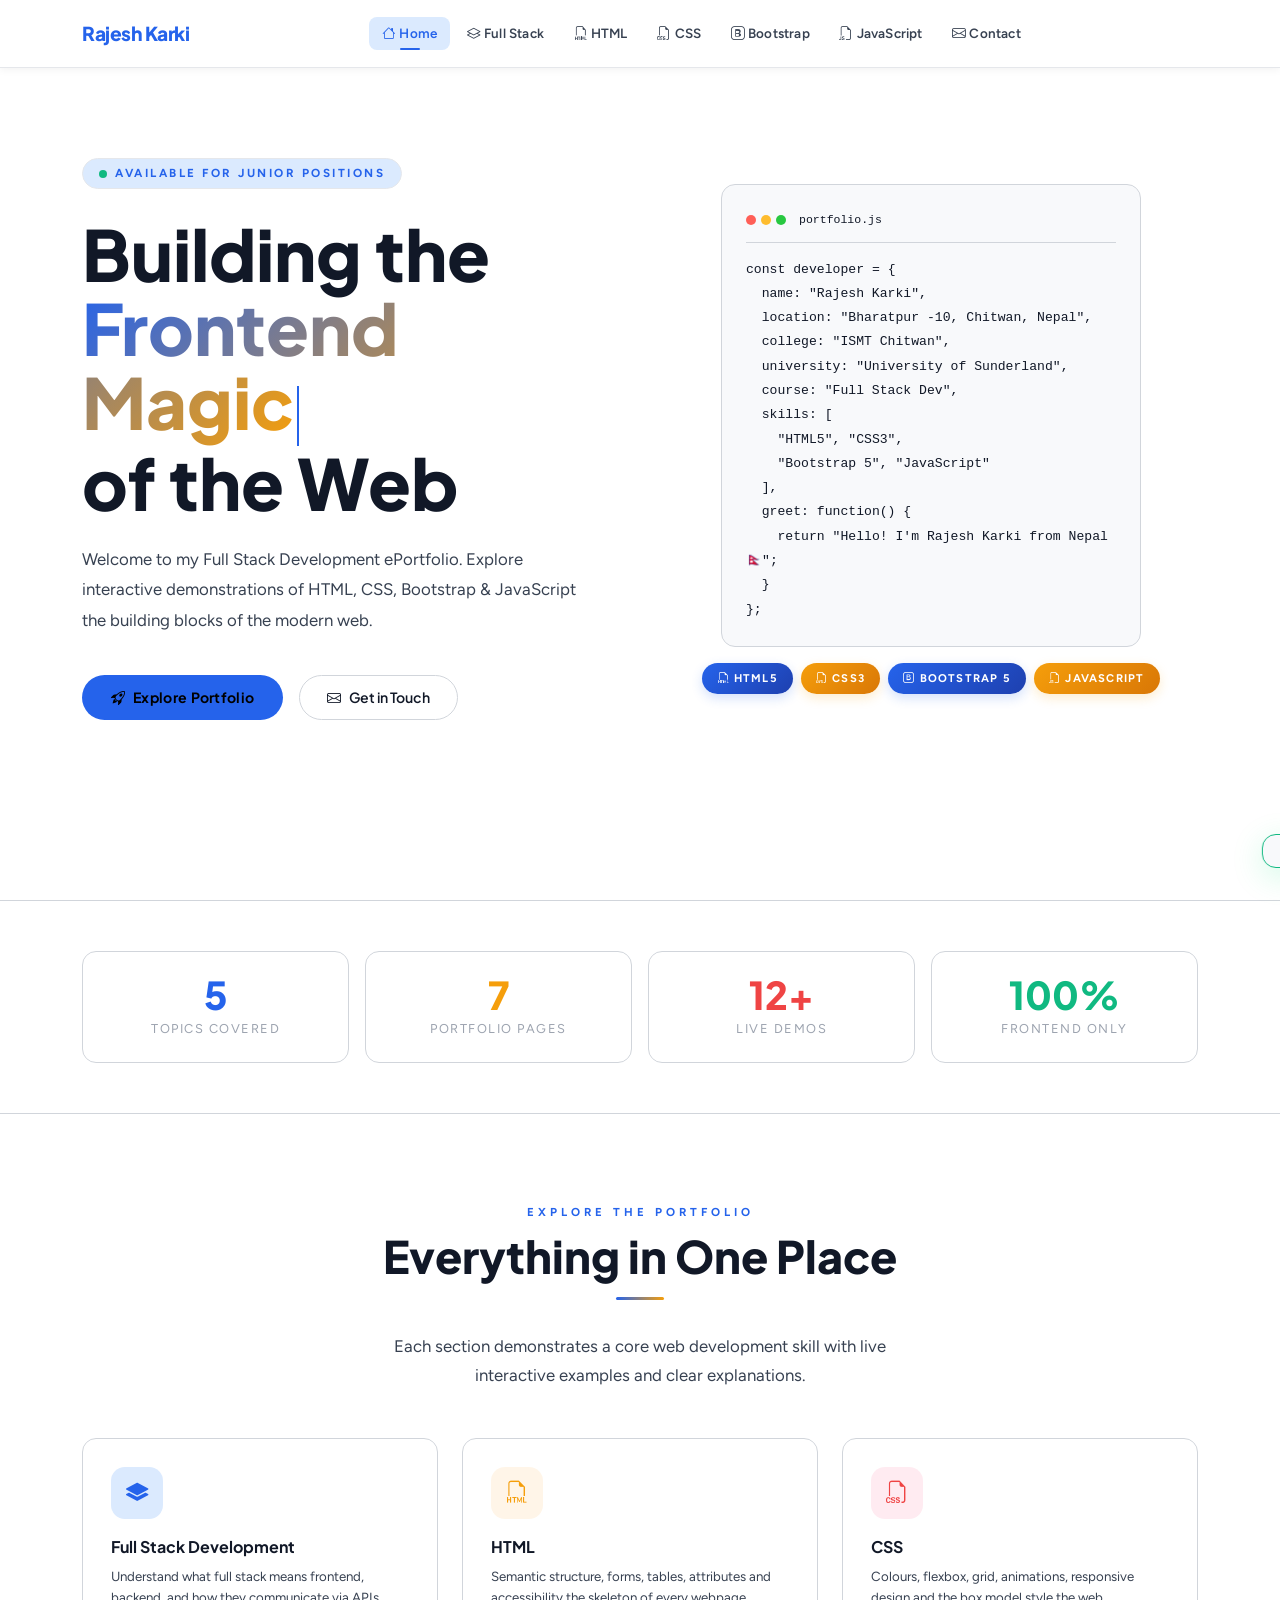
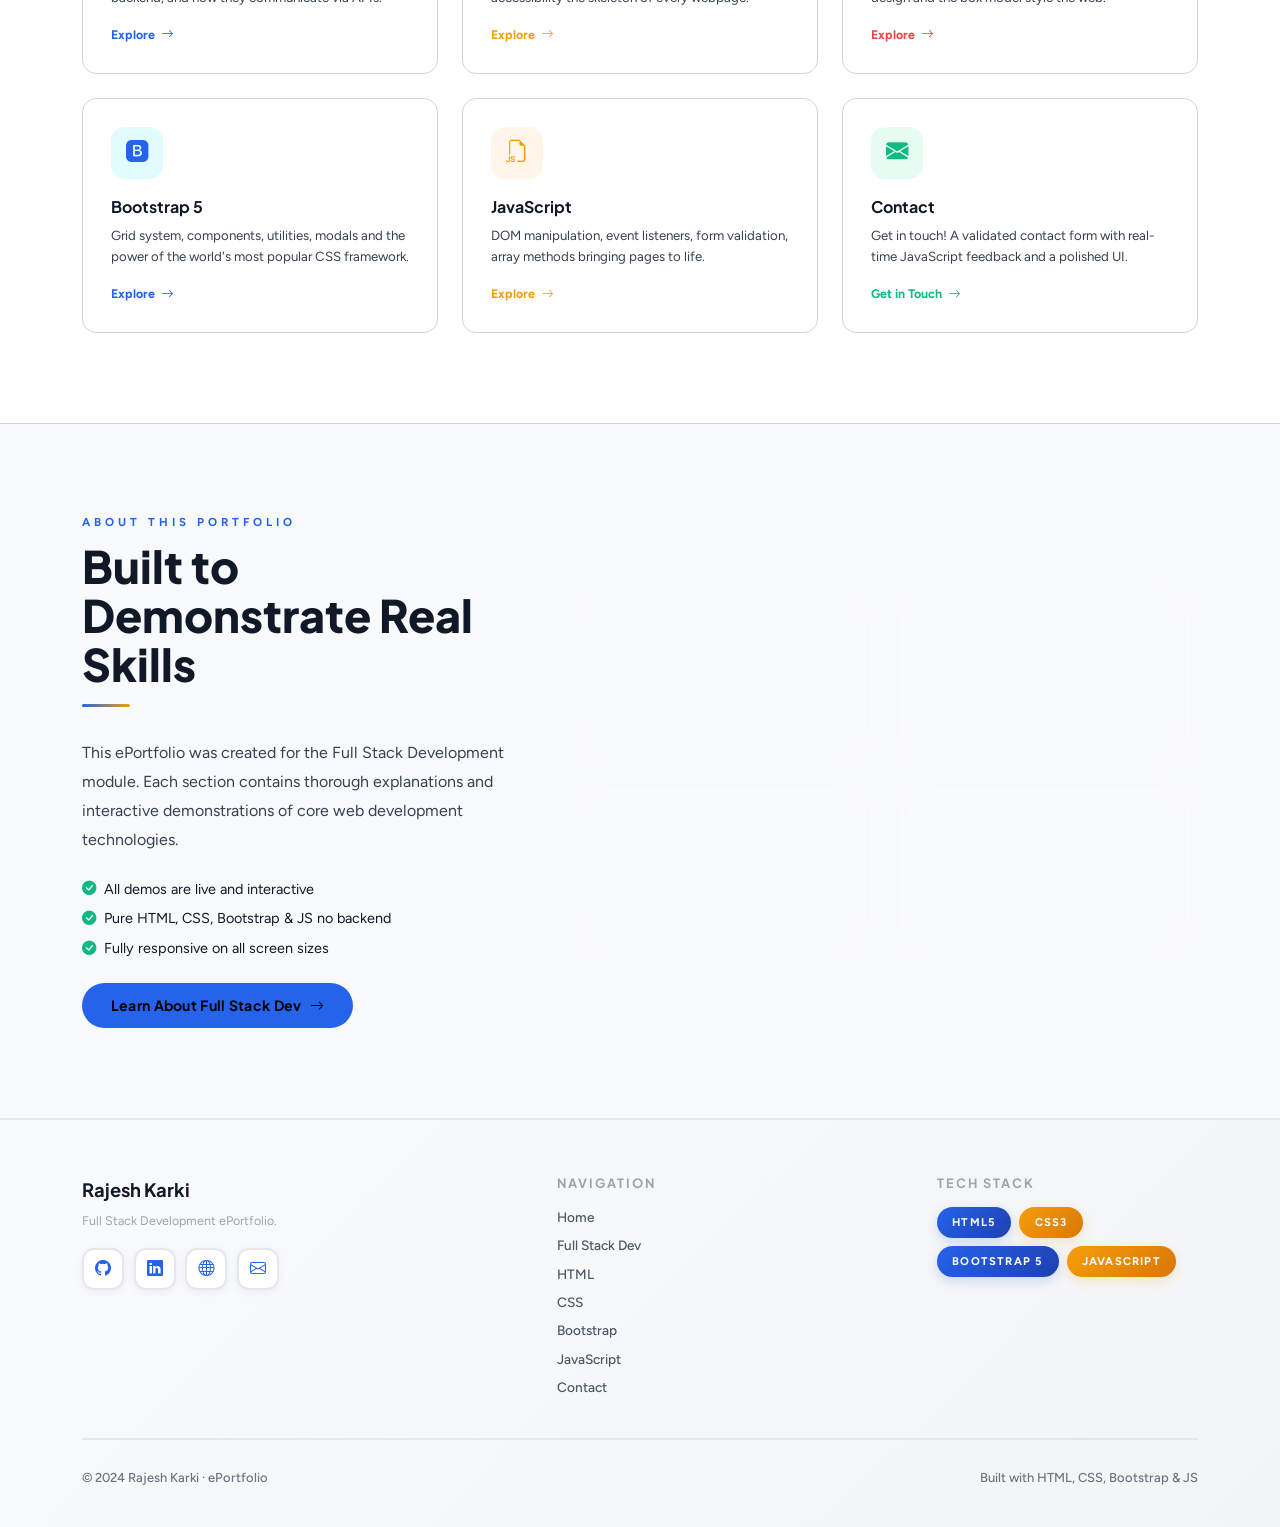
<file: index.html>
<!DOCTYPE html>
<html lang="en">
<head>
  <meta charset="UTF-8"/>
  <meta name="viewport" content="width=device-width, initial-scale=1.0"/>
  <title>Rajesh Karki</title>
  <link href="https://cdn.jsdelivr.net/npm/bootstrap@5.3.2/dist/css/bootstrap.min.css" rel="stylesheet"/>
  <link href="https://cdn.jsdelivr.net/npm/bootstrap-icons@1.11.3/font/bootstrap-icons.min.css" rel="stylesheet"/>
  <link href="https://fonts.googleapis.com/css2?family=Plus+Jakarta+Sans:wght@400;500;600;700;800&family=Figtree:wght@300;400;500;600&display=swap" rel="stylesheet"/>
  <link href="css/style.css" rel="stylesheet"/>
  <style>
    /* ── HOME-SPECIFIC ── */
    #hero {
      min-height: 100vh;
      display: flex; align-items: center;
      padding-top: var(--nav-h);
      position: relative; overflow: hidden;
    }
    .hero-eyebrow {
      display: inline-flex; align-items: center; gap: .5rem;
      background: var(--accent-dim); border: 1px solid var(--border);
      border-radius: 50px; padding: .38rem 1rem;
      font-size: .73rem; font-weight: 700; color: var(--accent);
      letter-spacing: 2.5px; text-transform: uppercase;
      margin-bottom: 1.75rem;
      animation: fade-up .5s .1s both;
    }
    .hero-h1 {
      font-size: clamp(2.6rem,5.5vw,5rem);
      font-weight: 800; line-height: 1.05;
      margin-bottom: 1.5rem;
      animation: fade-up .5s .25s both;
    }
    .hero-desc {
      font-size: 1.05rem; line-height: 1.8;
      color: var(--text2); max-width: 500px;
      margin-bottom: 2.5rem;
      animation: fade-up .5s .4s both;
    }
    .hero-cta { animation: fade-up .5s .55s both; }
    .hero-right { animation: fade-in .8s .7s both; }

    .hero-code {
      background: var(--bg2); border: 1px solid var(--border2);
      border-radius: var(--radius); padding: 1.5rem;
      font-family: 'Courier New', monospace; font-size: .82rem;
      line-height: 1.85; max-width: 420px; margin: auto;
    }
    .status-dot {
      width: 8px; height: 8px; border-radius: 50%;
      background: var(--emerald); animation: pulse-dot 2s infinite;
    }
    @keyframes pulse-dot { 0%,100%{box-shadow:0 0 0 0 rgba(0,230,118,.4)} 50%{box-shadow:0 0 0 8px rgba(0,230,118,0)} }

    .nav-card {
      background: var(--surface); border: 1px solid var(--border2);
      border-radius: var(--radius); padding: 1.75rem;
      transition: var(--transition); text-decoration: none;
      display: block; height: 100%;
    }
    .nav-card:hover {
      border-color: var(--border); transform: translateY(-6px);
      box-shadow: var(--shadow-lg); background: var(--surface2);
    }
    .nav-card-icon {
      width: 52px; height: 52px; border-radius: 14px;
      display: flex; align-items: center; justify-content: center;
      font-size: 1.4rem; margin-bottom: 1rem;
    }
    .nav-card-title {
      font-family: var(--font-head); font-weight: 700;
      font-size: 1rem; color: var(--text); margin-bottom: .4rem;
    }
    .nav-card-desc { font-size: .83rem; color: var(--text2); line-height: 1.6; }
    .nav-card-arrow {
      display: flex; align-items: center; gap: .4rem;
      font-size: .78rem; font-weight: 700; margin-top: 1.1rem;
      transition: gap .2s;
    }
    .nav-card:hover .nav-card-arrow { gap: .7rem; }

    @keyframes fade-up { from{opacity:0;transform:translateY(22px)} to{opacity:1;transform:none} }
    @keyframes fade-in  { from{opacity:0} to{opacity:1} }

    .stat-box {
      text-align: center; padding: 1.5rem;
      background: var(--surface); border: 1px solid var(--border2);
      border-radius: var(--radius);
    }
    .stat-num {
      font-family: var(--font-head); font-size: 2.4rem;
      font-weight: 800; color: var(--accent); line-height: 1;
      margin-bottom: .3rem;
    }
    .stat-label { font-size: .8rem; color: var(--text3); text-transform: uppercase; letter-spacing: 1.5px; }
  </style>
</head>
<body>
<div class="grid-bg"></div>
<div class="orb orb-1"></div>
<div class="orb orb-2"></div>
<div class="orb orb-3"></div>

<!-- ── NAVBAR ──────────────────────────────────────────────────────── -->
<nav class="navbar navbar-expand-lg fixed-top" id="mainNav">
  <div class="container">
    <a class="navbar-brand nav-brand" href="index.html">Rajesh Karki</a>
    <div class="d-flex align-items-center gap-2 order-lg-last">
      <button class="theme-btn" id="themeBtn" aria-label="Toggle theme"><i class="bi bi-sun-fill"></i></button>
      <button class="navbar-toggler ms-1" type="button" data-bs-toggle="collapse" data-bs-target="#navMenu">
        <span class="navbar-toggler-icon"></span>
      </button>
    </div>
    <div class="collapse navbar-collapse" id="navMenu">
      <ul class="navbar-nav mx-auto gap-1">
        <li class="nav-item"><a class="nav-link" href="index.html"><i class="bi bi-house me-1"></i>Home</a></li>
        <li class="nav-item"><a class="nav-link" href="about.html"><i class="bi bi-layers me-1"></i>Full Stack</a></li>
        <li class="nav-item"><a class="nav-link" href="html.html"><i class="bi bi-filetype-html me-1"></i>HTML</a></li>
        <li class="nav-item"><a class="nav-link" href="css.html"><i class="bi bi-filetype-css me-1"></i>CSS</a></li>
        <li class="nav-item"><a class="nav-link" href="bootstrap.html"><i class="bi bi-bootstrap me-1"></i>Bootstrap</a></li>
        <li class="nav-item"><a class="nav-link" href="javascript.html"><i class="bi bi-filetype-js me-1"></i>JavaScript</a></li>
        <li class="nav-item"><a class="nav-link" href="contact.html"><i class="bi bi-envelope me-1"></i>Contact</a></li>
      </ul>
    </div>
  </div>
</nav>

<!-- ── HERO ────────────────────────────────────────────────────────── -->
<section id="hero">
  <div class="container">
    <div class="row align-items-center g-5">
      <div class="col-lg-6">
        <div class="hero-eyebrow">
          <div class="status-dot"></div>
          Available for junior positions
        </div>
        <h1 class="hero-h1">
          Building the<br>
          <span class="glow" id="typedText">Frontend Magic</span><span style="display:inline-block;width:2px;height:.85em;background:var(--accent);margin-left:3px;vertical-align:text-bottom;animation:blink .7s step-end infinite;"></span><br>
          of the Web
        </h1>
        <p class="hero-desc">
          Welcome to my Full Stack Development ePortfolio. Explore interactive demonstrations
          of HTML, CSS, Bootstrap & JavaScript the building blocks of the modern web.
        </p>
        <div class="hero-cta d-flex flex-wrap gap-3">
          <a href="about.html" class="btn-primary-custom"><i class="bi bi-rocket-takeoff"></i> Explore Portfolio</a>
          <a href="contact.html" class="btn-outline-custom"><i class="bi bi-envelope"></i> Get in Touch</a>
        </div>
      </div>
      <div class="col-lg-6 hero-right">
        <div class="hero-code">
          <div class="code-bar">
            <span class="c-dot" style="background:#ff5f57"></span>
            <span class="c-dot" style="background:#febc2e"></span>
            <span class="c-dot" style="background:#28c840"></span>
            <span class="c-p ms-2" style="font-size:.72rem;">portfolio.js</span>
          </div>
<span class="c-k">const</span> <span class="c-n">developer</span> = {<br>
&nbsp;&nbsp;<span class="c-s">name</span>: <span class="c-v">"Rajesh Karki"</span>,<br>
&nbsp;&nbsp;<span class="c-s">location</span>: <span class="c-v">"Bharatpur -10, Chitwan, Nepal"</span>,<br>
&nbsp;&nbsp;<span class="c-s">college</span>: <span class="c-v">"ISMT Chitwan"</span>,<br>
&nbsp;&nbsp;<span class="c-s">university</span>: <span class="c-v">"University of Sunderland"</span>,<br>
&nbsp;&nbsp;<span class="c-s">course</span>: <span class="c-v">"Full Stack Dev"</span>,<br>
&nbsp;&nbsp;<span class="c-s">skills</span>: [<br>
&nbsp;&nbsp;&nbsp;&nbsp;<span class="c-v">"HTML5"</span>, <span class="c-v">"CSS3"</span>,<br>
&nbsp;&nbsp;&nbsp;&nbsp;<span class="c-v">"Bootstrap 5"</span>, <span class="c-v">"JavaScript"</span><br>
&nbsp;&nbsp;],<br>
&nbsp;&nbsp;<span class="c-n">greet</span>: <span class="c-k">function</span>() {<br>
&nbsp;&nbsp;&nbsp;&nbsp;<span class="c-k">return</span> <span class="c-v">"Hello! I'm Rajesh Karki from Nepal 🇳🇵"</span>;<br>
&nbsp;&nbsp;}<br>
};
        </div>
        <div class="d-flex justify-content-center flex-wrap gap-2 mt-3">
          <span class="chip"><i class="bi bi-filetype-html me-1"></i>HTML5</span>
          <span class="chip-amber"><i class="bi bi-filetype-css me-1"></i>CSS3</span>
          <span class="chip"><i class="bi bi-bootstrap me-1"></i>Bootstrap 5</span>
          <span class="chip-amber"><i class="bi bi-filetype-js me-1"></i>JavaScript</span>
        </div>
      </div>
    </div>
  </div>
</section>

<!-- ── STATS ────────────────────────────────────────────────────────── -->
<section style="padding:50px 0; border-top:1px solid var(--border2); border-bottom:1px solid var(--border2);">
  <div class="container">
    <div class="row g-3">
      <div class="col-6 col-lg-3 reveal">
        <div class="stat-box"><div class="stat-num">5</div><div class="stat-label">Topics Covered</div></div>
      </div>
      <div class="col-6 col-lg-3 reveal reveal-d1">
        <div class="stat-box"><div class="stat-num" style="color:var(--amber)">7</div><div class="stat-label">Portfolio Pages</div></div>
      </div>
      <div class="col-6 col-lg-3 reveal reveal-d2">
        <div class="stat-box"><div class="stat-num" style="color:var(--rose)">12+</div><div class="stat-label">Live Demos</div></div>
      </div>
      <div class="col-6 col-lg-3 reveal reveal-d3">
        <div class="stat-box"><div class="stat-num" style="color:var(--emerald)">100%</div><div class="stat-label">Frontend Only</div></div>
      </div>
    </div>
  </div>
</section>

<!-- ── QUICK NAV CARDS ─────────────────────────────────────────────── -->
<section>
  <div class="container">
    <div class="row justify-content-center mb-5">
      <div class="col-lg-6 text-center reveal">
        <span class="eyebrow">Explore the Portfolio</span>
        <h2 class="section-title">Everything in One Place</h2>
        <div class="divider centered"></div>
        <p class="section-lead centered">Each section demonstrates a core web development skill with live interactive examples and clear explanations.</p>
      </div>
    </div>

    <div class="row g-4">
      <!-- Full Stack -->
      <div class="col-sm-6 col-lg-4 reveal reveal-d1">
        <a href="about.html" class="nav-card">
          <div class="nav-card-icon" style="background:var(--accent-dim);color:var(--accent)"><i class="bi bi-layers-fill"></i></div>
          <div class="nav-card-title">Full Stack Development</div>
          <div class="nav-card-desc">Understand what full stack means frontend, backend, and how they communicate via APIs.</div>
          <div class="nav-card-arrow" style="color:var(--accent)">Explore <i class="bi bi-arrow-right"></i></div>
        </a>
      </div>
      <!-- HTML -->
      <div class="col-sm-6 col-lg-4 reveal reveal-d2">
        <a href="html.html" class="nav-card">
          <div class="nav-card-icon" style="background:rgba(255,171,64,.12);color:var(--amber)"><i class="bi bi-filetype-html"></i></div>
          <div class="nav-card-title">HTML</div>
          <div class="nav-card-desc">Semantic structure, forms, tables, attributes and accessibility the skeleton of every webpage.</div>
          <div class="nav-card-arrow" style="color:var(--amber)">Explore <i class="bi bi-arrow-right"></i></div>
        </a>
      </div>
      <!-- CSS -->
      <div class="col-sm-6 col-lg-4 reveal reveal-d3">
        <a href="css.html" class="nav-card">
          <div class="nav-card-icon" style="background:rgba(255,92,141,.12);color:var(--rose)"><i class="bi bi-filetype-css"></i></div>
          <div class="nav-card-title">CSS</div>
          <div class="nav-card-desc">Colours, flexbox, grid, animations, responsive design and the box model style the web.</div>
          <div class="nav-card-arrow" style="color:var(--rose)">Explore <i class="bi bi-arrow-right"></i></div>
        </a>
      </div>
      <!-- Bootstrap -->
      <div class="col-sm-6 col-lg-4 reveal reveal-d1">
        <a href="bootstrap.html" class="nav-card">
          <div class="nav-card-icon" style="background:rgba(0,229,255,.12);color:var(--accent)"><i class="bi bi-bootstrap-fill"></i></div>
          <div class="nav-card-title">Bootstrap 5</div>
          <div class="nav-card-desc">Grid system, components, utilities, modals and the power of the world's most popular CSS framework.</div>
          <div class="nav-card-arrow" style="color:var(--accent)">Explore <i class="bi bi-arrow-right"></i></div>
        </a>
      </div>
      <!-- JavaScript -->
      <div class="col-sm-6 col-lg-4 reveal reveal-d2">
        <a href="javascript.html" class="nav-card">
          <div class="nav-card-icon" style="background:rgba(255,171,64,.12);color:var(--amber)"><i class="bi bi-filetype-js"></i></div>
          <div class="nav-card-title">JavaScript</div>
          <div class="nav-card-desc">DOM manipulation, event listeners, form validation, array methods bringing pages to life.</div>
          <div class="nav-card-arrow" style="color:var(--amber)">Explore <i class="bi bi-arrow-right"></i></div>
        </a>
      </div>
      <!-- Contact -->
      <div class="col-sm-6 col-lg-4 reveal reveal-d3">
        <a href="contact.html" class="nav-card">
          <div class="nav-card-icon" style="background:rgba(0,230,118,.1);color:var(--emerald)"><i class="bi bi-envelope-fill"></i></div>
          <div class="nav-card-title">Contact</div>
          <div class="nav-card-desc">Get in touch! A validated contact form with real-time JavaScript feedback and a polished UI.</div>
          <div class="nav-card-arrow" style="color:var(--emerald)">Get in Touch <i class="bi bi-arrow-right"></i></div>
        </a>
      </div>
    </div>
  </div>
</section>

<!-- ── ABOUT PREVIEW ───────────────────────────────────────────────── -->
<section style="background:var(--bg2); border-top:1px solid var(--border2);">
  <div class="container">
    <div class="row align-items-center g-5">
      <div class="col-lg-5 reveal">
        <span class="eyebrow">About This Portfolio</span>
        <h2 class="section-title">Built to Demonstrate Real Skills</h2>
        <div class="divider"></div>
        <p style="color:var(--text2);line-height:1.8;margin-bottom:1.5rem;">This ePortfolio was created for the Full Stack Development module. Each section contains thorough explanations and interactive demonstrations of core web development technologies.</p>
        <div class="d-flex flex-column gap-2">
          <div class="d-flex align-items-center gap-2" style="font-size:.9rem;"><i class="bi bi-check-circle-fill" style="color:var(--emerald)"></i> All demos are live and interactive</div>
          <div class="d-flex align-items-center gap-2" style="font-size:.9rem;"><i class="bi bi-check-circle-fill" style="color:var(--emerald)"></i> Pure HTML, CSS, Bootstrap & JS no backend</div>
          <div class="d-flex align-items-center gap-2" style="font-size:.9rem;"><i class="bi bi-check-circle-fill" style="color:var(--emerald)"></i> Fully responsive on all screen sizes</div>
        </div>
        <a href="about.html" class="btn-primary-custom mt-4">Learn About Full Stack Dev <i class="bi bi-arrow-right"></i></a>
      </div>
      <div class="col-lg-7 reveal reveal-d2">
        <div class="row g-3">
          <div class="col-6">
            <div class="glass-card card-inner">
              <i class="bi bi-code-slash" style="font-size:1.6rem;color:var(--accent);margin-bottom:.75rem;display:block;"></i>
              <h6 style="font-family:var(--font-head);margin-bottom:.4rem;">Clean Code</h6>
              <p style="font-size:.82rem;color:var(--text2);margin:0">Well-structured, readable, and documented code examples throughout.</p>
            </div>
          </div>
          <div class="col-6">
            <div class="glass-card card-inner">
              <i class="bi bi-phone" style="font-size:1.6rem;color:var(--amber);margin-bottom:.75rem;display:block;"></i>
              <h6 style="font-family:var(--font-head);margin-bottom:.4rem;">Mobile First</h6>
              <p style="font-size:.82rem;color:var(--text2);margin:0">Responsive design that works beautifully on any device size.</p>
            </div>
          </div>
          <div class="col-6">
            <div class="glass-card card-inner">
              <i class="bi bi-lightning-charge-fill" style="font-size:1.6rem;color:var(--rose);margin-bottom:.75rem;display:block;"></i>
              <h6 style="font-family:var(--font-head);margin-bottom:.4rem;">Interactive</h6>
              <p style="font-size:.82rem;color:var(--text2);margin:0">Live demos you can interact with to understand each concept.</p>
            </div>
          </div>
          <div class="col-6">
            <div class="glass-card card-inner">
              <i class="bi bi-palette2" style="font-size:1.6rem;color:var(--emerald);margin-bottom:.75rem;display:block;"></i>
              <h6 style="font-family:var(--font-head);margin-bottom:.4rem;">Modern Design</h6>
              <p style="font-size:.82rem;color:var(--text2);margin:0">Professional UI/UX with animations and a consistent design system.</p>
            </div>
          </div>
        </div>
      </div>
    </div>
  </div>
</section>

<!-- ── FOOTER ───────────────────────────────────────────────────────── -->
<footer>
  <div class="container">
    <div class="row g-4 align-items-start justify-content-between">
      <div class="col-lg-4">
        <div class="footer-brand">Rajesh Karki</div>
        <p class="text-small text-gray max-w-sm mt-xs"> Full Stack Development ePortfolio.</p>
        <div class="footer-socials mt-3">
          <a href="https://github.com/rajeshkarki9" target="_blank" title="GitHub"><i class="bi bi-github"></i></a>
          <a href="https://www.linkedin.com/in/rajesh-karki-478a9b274/" target="_blank" title="LinkedIn"><i class="bi bi-linkedin"></i></a>
          <a href="https://karkirajesh.com.np/" target="_blank" title="Website"><i class="bi bi-globe"></i></a>
          <a href="mailto:ctit25e.rjs@ismt.edu.np" title="Email"><i class="bi bi-envelope"></i></a>
        </div>
      </div>
      <div class="col-sm-6 col-lg-3">
        <h6 style="font-family:var(--font-head);font-size:.8rem;font-weight:700;letter-spacing:2px;text-transform:uppercase;color:var(--text3);margin-bottom:1rem;">Navigation</h6>
        <div class="footer-nav-links d-flex flex-column gap-2">
          <a href="index.html">Home</a><a href="about.html">Full Stack Dev</a><a href="html.html">HTML</a>
          <a href="css.html">CSS</a><a href="bootstrap.html">Bootstrap</a><a href="javascript.html">JavaScript</a><a href="contact.html">Contact</a>
        </div>
      </div>
      <div class="col-sm-6 col-lg-3">
        <h6 style="font-family:var(--font-head);font-size:.8rem;font-weight:700;letter-spacing:2px;text-transform:uppercase;color:var(--text3);margin-bottom:1rem;">Tech Stack</h6>
        <div class="d-flex flex-wrap gap-2"><span class="chip">HTML5</span><span class="chip-amber">CSS3</span><span class="chip">Bootstrap 5</span><span class="chip-amber">JavaScript</span></div>
      </div>
    </div>
    <div class="footer-copy d-flex flex-wrap justify-content-between align-items-center gap-2">
      <span>© 2024 Rajesh Karki · ePortfolio</span>
      <span>Built with HTML, CSS, Bootstrap &amp; JS</span>
    </div>
  </div>
</footer>

<button id="backTop" aria-label="Back to top"><i class="bi bi-arrow-up"></i></button>
<div id="toast"></div>

<script src="https://cdn.jsdelivr.net/npm/bootstrap@5.3.2/dist/js/bootstrap.bundle.min.js"></script>
<script src="js/script.js"></script>
<style>@keyframes blink{0%,100%{opacity:1}50%{opacity:0}}</style>
</body>
</html>
</file>
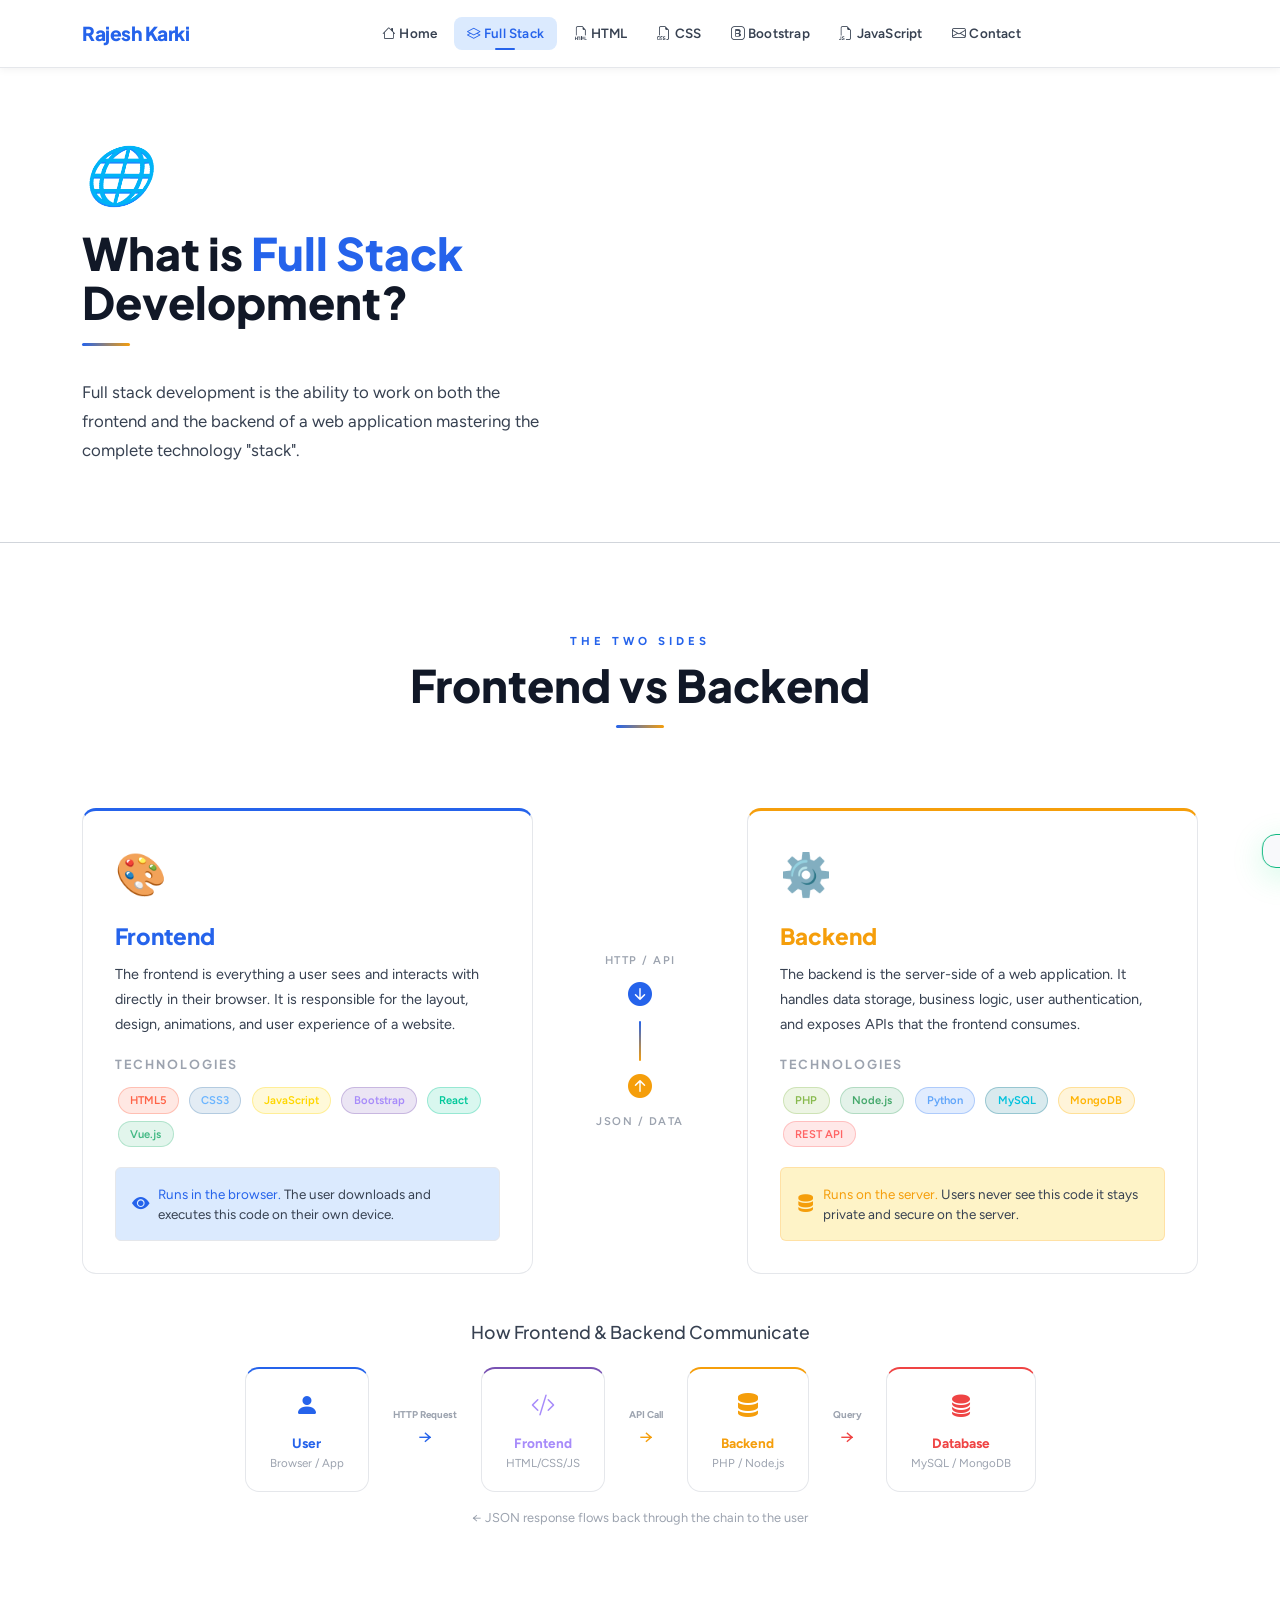
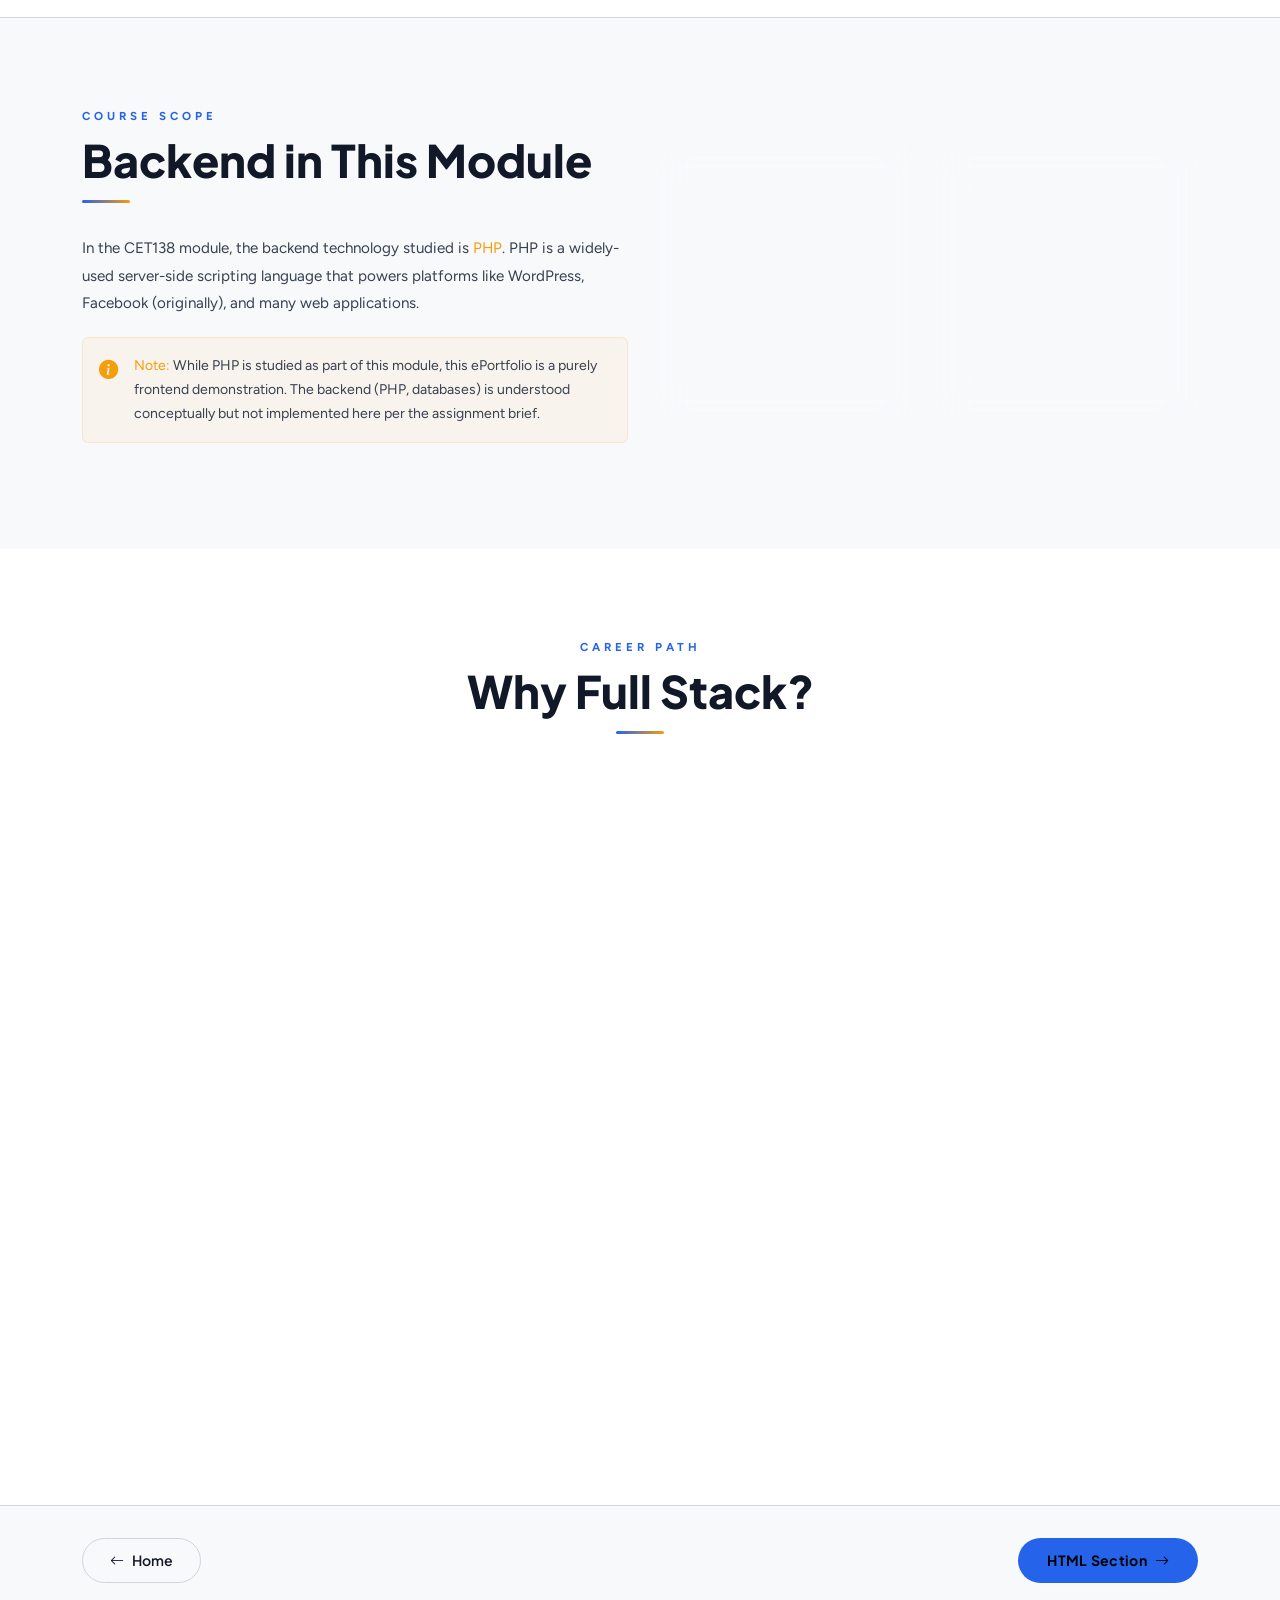
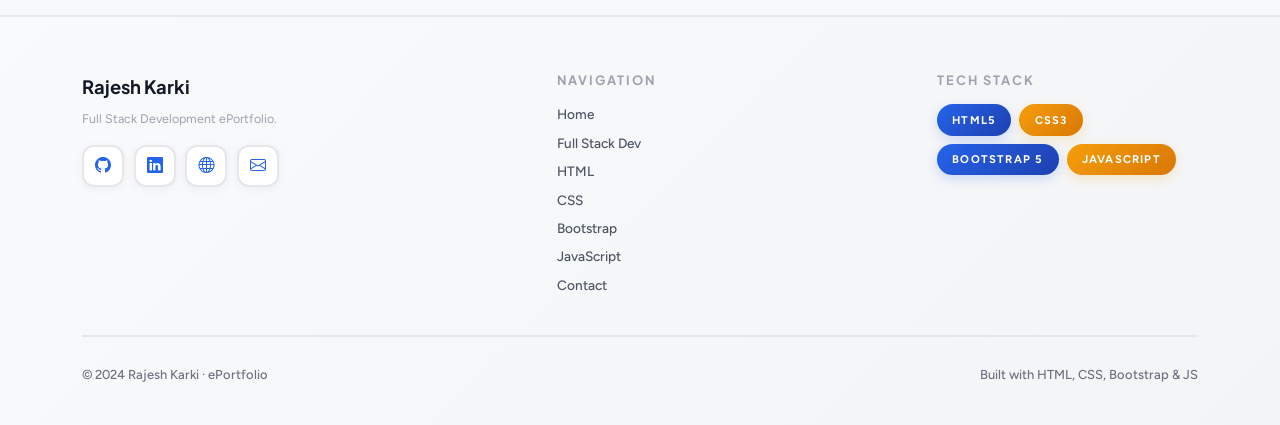
<file: about.html>
<!DOCTYPE html>
<html lang="en">
<head>
  <meta charset="UTF-8"/>
  <meta name="viewport" content="width=device-width, initial-scale=1.0"/>
  <title>Rajesh Karki</title>
  <link href="https://cdn.jsdelivr.net/npm/bootstrap@5.3.2/dist/css/bootstrap.min.css" rel="stylesheet"/>
  <link href="https://cdn.jsdelivr.net/npm/bootstrap-icons@1.11.3/font/bootstrap-icons.min.css" rel="stylesheet"/>
  <link href="https://fonts.googleapis.com/css2?family=Plus+Jakarta+Sans:wght@400;500;600;700;800&family=Figtree:wght@300;400;500;600&display=swap" rel="stylesheet"/>
  <link href="css/style.css" rel="stylesheet"/>
  <style>
    .stack-card {
      background: #ffffff; border: 1px solid #e5e7eb;
      border-radius: var(--radius); padding: 2rem;
      transition: var(--transition); height: 100%;
    }
    .stack-card:hover { border-color: #d1d5db; box-shadow: 0 12px 24px rgba(0,0,0,0.12); transform: translateY(-4px); }
    .stack-card-icon { font-size: 2.6rem; margin-bottom: 1.1rem; display: block; }
    .tech-pill {
      display: inline-block; font-size: .7rem; font-weight: 600;
      padding: .25rem .7rem; border-radius: 50px; margin: .2rem;
    }
    .api-flow {
      display: flex; align-items: center; justify-content: center;
      gap: 0; flex-wrap: wrap;
    }
    .api-box {
      background: #ffffff; border: 1px solid #e5e7eb;
      border-radius: var(--radius); padding: 1.2rem 1.5rem;
      text-align: center; min-width: 120px;
    }
    .api-arrow {
      display: flex; flex-direction: column; align-items: center;
      padding: 0 .5rem; color: #6b7280; font-size: .65rem;
    }
    .timeline-item {
      display: flex; gap: 1.25rem; padding-bottom: 2rem; position: relative;
    }
    .timeline-item:not(:last-child)::after {
      content: ''; position: absolute; left: 19px; top: 42px;
      width: 2px; bottom: 0; background: #e5e7eb;
    }
    .timeline-dot {
      width: 40px; height: 40px; border-radius: 50%; flex-shrink: 0;
      display: flex; align-items: center; justify-content: center;
      font-size: 1rem; z-index: 1;
    }
    .timeline-content { padding-top: .5rem; }
  </style>
</head>
<body>
<div class="grid-bg"></div>
<div class="orb orb-1"></div>
<div class="orb orb-2"></div>

<!-- NAVBAR -->
<nav class="navbar navbar-expand-lg fixed-top" id="mainNav">
  <div class="container">
    <a class="navbar-brand nav-brand" href="index.html">Rajesh Karki</a>
    <div class="d-flex align-items-center gap-2 order-lg-last">
      <button class="theme-btn" id="themeBtn" aria-label="Toggle theme"><i class="bi bi-sun-fill"></i></button>
      <button class="navbar-toggler ms-1" type="button" data-bs-toggle="collapse" data-bs-target="#navMenu">
        <span class="navbar-toggler-icon"></span>
      </button>
    </div>
    <div class="collapse navbar-collapse" id="navMenu">
      <ul class="navbar-nav mx-auto gap-1">
        <li class="nav-item"><a class="nav-link" href="index.html"><i class="bi bi-house me-1"></i>Home</a></li>
        <li class="nav-item"><a class="nav-link" href="about.html"><i class="bi bi-layers me-1"></i>Full Stack</a></li>
        <li class="nav-item"><a class="nav-link" href="html.html"><i class="bi bi-filetype-html me-1"></i>HTML</a></li>
        <li class="nav-item"><a class="nav-link" href="css.html"><i class="bi bi-filetype-css me-1"></i>CSS</a></li>
        <li class="nav-item"><a class="nav-link" href="bootstrap.html"><i class="bi bi-bootstrap me-1"></i>Bootstrap</a></li>
        <li class="nav-item"><a class="nav-link" href="javascript.html"><i class="bi bi-filetype-js me-1"></i>JavaScript</a></li>
        <li class="nav-item"><a class="nav-link" href="contact.html"><i class="bi bi-envelope me-1"></i>Contact</a></li>
      </ul>
    </div>
  </div>
</nav>

<div class="page-wrap">

  <!-- PAGE HERO -->
  <div class="page-hero">
    <div class="container">
      <i class="page-hero-icon">🌐</i>
      <h1 class="section-title">What is <span class="highlight">Full Stack</span><br>Development?</h1>
      <div class="divider"></div>
      <p class="section-lead max-w-md">Full stack development is the ability to work on both the frontend and the backend of a web application mastering the complete technology "stack".</p>
    </div>
  </div>

  <!-- FRONTEND VS BACKEND -->
  <section>
    <div class="container">
      <div class="row justify-content-center mb-5">
        <div class="col-lg-7 text-center reveal">
          <span class="eyebrow">The Two Sides</span>
          <h2 class="section-title">Frontend vs Backend</h2>
          <div class="divider centered"></div>
        </div>
      </div>
      <div class="row g-4">
        <!-- Frontend -->
        <div class="col-lg-5 reveal reveal-d1">
          <div class="stack-card" style="border-top:3px solid var(--accent);">
            <span class="stack-card-icon">🎨</span>
            <h3 style="font-size:1.4rem;font-weight:800;color:var(--accent);margin-bottom:.75rem;">Frontend</h3>
            <p style="color:var(--text2);font-size:.9rem;line-height:1.75;margin-bottom:1.25rem;">The frontend is everything a user sees and interacts with directly in their browser. It is responsible for the layout, design, animations, and user experience of a website.</p>
            <h6 style="font-family:var(--font-head);font-size:.78rem;font-weight:700;letter-spacing:2px;text-transform:uppercase;color:var(--text3);margin-bottom:.75rem;">Technologies</h6>
            <div class="mb-3">
              <span class="tech-pill" style="background:rgba(255,99,71,.15);color:#ff6347;border:1px solid rgba(255,99,71,.3)">HTML5</span>
              <span class="tech-pill" style="background:rgba(70,130,180,.15);color:#6bb5ff;border:1px solid rgba(70,130,180,.3)">CSS3</span>
              <span class="tech-pill" style="background:rgba(255,215,0,.15);color:#ffd700;border:1px solid rgba(255,215,0,.3)">JavaScript</span>
              <span class="tech-pill" style="background:rgba(121,82,179,.15);color:#a78bfa;border:1px solid rgba(121,82,179,.3)">Bootstrap</span>
              <span class="tech-pill" style="background:rgba(0,200,150,.15);color:#00c89a;border:1px solid rgba(0,200,150,.3)">React</span>
              <span class="tech-pill" style="background:rgba(65,184,131,.15);color:#41b883;border:1px solid rgba(65,184,131,.3)">Vue.js</span>
            </div>
            <div class="d-flex align-items-center gap-2 p-3 rounded" style="background:var(--accent-dim);border:1px solid var(--border);">
              <i class="bi bi-eye-fill" style="color:var(--accent);font-size:1.1rem;"></i>
              <div style="font-size:.84rem;"><span style="color:var(--accent)">Runs in the browser.</span> <span style="color:var(--text2);">The user downloads and executes this code on their own device.</span></div>
            </div>
          </div>
        </div>

        <!-- Arrow -->
        <div class="col-lg-2 d-flex align-items-center justify-content-center reveal reveal-d2">
          <div class="api-flow flex-column gap-2">
            <div style="font-size:.7rem;color:var(--text3);text-align:center;font-weight:600;letter-spacing:1.5px;text-transform:uppercase;">HTTP / API</div>
            <div style="font-size:1.5rem;color:var(--accent)"><i class="bi bi-arrow-down-circle-fill"></i></div>
            <div style="width:2px;height:40px;background:linear-gradient(var(--accent),var(--amber));margin:0 auto;border-radius:2px;"></div>
            <div style="font-size:1.5rem;color:var(--amber)"><i class="bi bi-arrow-up-circle-fill"></i></div>
            <div style="font-size:.7rem;color:var(--text3);text-align:center;font-weight:600;letter-spacing:1.5px;text-transform:uppercase;">JSON / Data</div>
          </div>
        </div>

        <!-- Backend -->
        <div class="col-lg-5 reveal reveal-d3">
          <div class="stack-card" style="border-top:3px solid var(--amber);">
            <span class="stack-card-icon">⚙️</span>
            <h3 style="font-size:1.4rem;font-weight:800;color:var(--amber);margin-bottom:.75rem;">Backend</h3>
            <p style="color:var(--text2);font-size:.9rem;line-height:1.75;margin-bottom:1.25rem;">The backend is the server-side of a web application. It handles data storage, business logic, user authentication, and exposes APIs that the frontend consumes.</p>
            <h6 style="font-family:var(--font-head);font-size:.78rem;font-weight:700;letter-spacing:2px;text-transform:uppercase;color:var(--text3);margin-bottom:.75rem;">Technologies</h6>
            <div class="mb-3">
              <span class="tech-pill" style="background:rgba(136,186,78,.15);color:#88ba4e;border:1px solid rgba(136,186,78,.3)">PHP</span>
              <span class="tech-pill" style="background:rgba(68,168,107,.15);color:#44a86b;border:1px solid rgba(68,168,107,.3)">Node.js</span>
              <span class="tech-pill" style="background:rgba(59,130,246,.15);color:#60a5fa;border:1px solid rgba(59,130,246,.3)">Python</span>
              <span class="tech-pill" style="background:rgba(0,117,143,.15);color:#00c2dd;border:1px solid rgba(0,117,143,.3)">MySQL</span>
              <span class="tech-pill" style="background:rgba(255,179,0,.15);color:#ffb300;border:1px solid rgba(255,179,0,.3)">MongoDB</span>
              <span class="tech-pill" style="background:rgba(255,100,100,.15);color:#ff6464;border:1px solid rgba(255,100,100,.3)">REST API</span>
            </div>
            <div class="d-flex align-items-center gap-2 p-3 rounded" style="background:var(--amber-dim);border:1px solid rgba(255,171,64,.25);">
              <i class="bi bi-server" style="color:var(--amber);font-size:1.1rem;"></i>
              <div style="font-size:.84rem;"><span style="color:var(--amber)">Runs on the server.</span> <span style="color:var(--text2);">Users never see this code it stays private and secure on the server.</span></div>
            </div>
          </div>
        </div>
      </div>

      <!-- API Flow Diagram -->
      <div class="mt-5 reveal">
        <h4 class="text-center mb-4" style="font-family:var(--font-head);font-size:1.1rem;color:var(--text2);">How Frontend & Backend Communicate</h4>
        <div class="api-flow flex-wrap gap-3 justify-content-center">
          <div class="api-box" style="border-top:2px solid var(--accent);">
            <i class="bi bi-person-fill" style="font-size:1.5rem;color:var(--accent);display:block;margin-bottom:.4rem;"></i>
            <strong style="font-size:.85rem;color:var(--accent);">User</strong>
            <div style="font-size:.72rem;color:var(--text3);">Browser / App</div>
          </div>
          <div class="api-arrow">
            <div style="font-size:.62rem;font-weight:700;color:var(--text3)">HTTP Request</div>
            <div style="color:var(--accent);font-size:1.2rem;">→</div>
          </div>
          <div class="api-box" style="border-top:2px solid #7952b3;">
            <i class="bi bi-code-slash" style="font-size:1.5rem;color:#a78bfa;display:block;margin-bottom:.4rem;"></i>
            <strong style="font-size:.85rem;color:#a78bfa;">Frontend</strong>
            <div style="font-size:.72rem;color:var(--text3);">HTML/CSS/JS</div>
          </div>
          <div class="api-arrow">
            <div style="font-size:.62rem;font-weight:700;color:var(--text3)">API Call</div>
            <div style="color:var(--amber);font-size:1.2rem;">→</div>
          </div>
          <div class="api-box" style="border-top:2px solid var(--amber);">
            <i class="bi bi-server" style="font-size:1.5rem;color:var(--amber);display:block;margin-bottom:.4rem;"></i>
            <strong style="font-size:.85rem;color:var(--amber);">Backend</strong>
            <div style="font-size:.72rem;color:var(--text3);">PHP / Node.js</div>
          </div>
          <div class="api-arrow">
            <div style="font-size:.62rem;font-weight:700;color:var(--text3)">Query</div>
            <div style="color:var(--rose);font-size:1.2rem;">→</div>
          </div>
          <div class="api-box" style="border-top:2px solid var(--rose);">
            <i class="bi bi-database-fill" style="font-size:1.5rem;color:var(--rose);display:block;margin-bottom:.4rem;"></i>
            <strong style="font-size:.85rem;color:var(--rose);">Database</strong>
            <div style="font-size:.72rem;color:var(--text3);">MySQL / MongoDB</div>
          </div>
        </div>
        <div class="text-center mt-3" style="font-size:.8rem;color:var(--text3);">← JSON response flows back through the chain to the user</div>
      </div>
    </div>
  </section>

  <!-- PHP NOTE & COURSE SCOPE -->
  <section style="background:var(--bg2);border-top:1px solid var(--border2);">
    <div class="container">
      <div class="row g-4 align-items-center">
        <div class="col-lg-6 reveal">
          <span class="eyebrow">Course Scope</span>
          <h2 class="section-title">Backend in This Module</h2>
          <div class="divider"></div>
          <p style="color:var(--text2);font-size:.95rem;line-height:1.8;margin-bottom:1.25rem;">
            In the CET138 module, the backend technology studied is <span style="color:var(--amber)">PHP</span>. PHP is a widely-used server-side scripting language that powers platforms like WordPress, Facebook (originally), and many web applications.
          </p>
          <div class="d-flex align-items-start gap-3 p-3 mb-3 rounded" style="background:rgba(255,171,64,.08);border:1px solid rgba(255,171,64,.2);">
            <i class="bi bi-info-circle-fill" style="color:var(--amber);font-size:1.2rem;flex-shrink:0;margin-top:.15rem;"></i>
            <p style="font-size:.88rem;color:var(--text2);margin:0;line-height:1.7;"><span style="color:var(--amber);">Note:</span> While PHP is studied as part of this module, this ePortfolio is a purely frontend demonstration. The backend (PHP, databases) is understood conceptually but not implemented here per the assignment brief.</p>
          </div>
        </div>
        <div class="col-lg-6 reveal reveal-d2">
          <div class="row g-3">
            <div class="col-6">
              <div class="glass-card card-inner h-100">
                <i class="bi bi-check2-circle" style="color:var(--emerald);font-size:1.4rem;margin-bottom:.6rem;display:block;"></i>
                <h6 style="font-family:var(--font-head);margin-bottom:.35rem;">What We Implement</h6>
                <ul style="color:var(--text2);font-size:.82rem;padding-left:1rem;line-height:1.9;margin:0;">
                  <li>HTML structure</li>
                  <li>CSS styling</li>
                  <li>Bootstrap layout</li>
                  <li>JavaScript logic</li>
                  <li>Form validation</li>
                  <li>DOM manipulation</li>
                </ul>
              </div>
            </div>
            <div class="col-6">
              <div class="glass-card card-inner h-100">
                <i class="bi bi-book" style="color:var(--amber);font-size:1.4rem;margin-bottom:.6rem;display:block;"></i>
                <h6 style="font-family:var(--font-head);margin-bottom:.35rem;">What We Study</h6>
                <ul style="color:var(--text2);font-size:.82rem;padding-left:1rem;line-height:1.9;margin:0;">
                  <li>PHP scripting</li>
                  <li>MySQL databases</li>
                  <li>Server-side logic</li>
                  <li>API design</li>
                  <li>Authentication</li>
                  <li>CRUD operations</li>
                </ul>
              </div>
            </div>
          </div>
        </div>
      </div>
    </div>
  </section>

  <!-- WHY FULL STACK -->
  <section>
    <div class="container">
      <div class="row justify-content-center mb-5">
        <div class="col-lg-6 text-center reveal">
          <span class="eyebrow">Career Path</span>
          <h2 class="section-title">Why Full Stack?</h2>
          <div class="divider centered"></div>
        </div>
      </div>
      <div class="row g-4">
        <div class="col-md-6 col-lg-3 reveal reveal-d1">
          <div class="glass-card card-inner text-center h-100">
            <div style="font-size:2.5rem;margin-bottom:1rem;">🔭</div>
            <h5 style="font-family:var(--font-head);font-size:1rem;margin-bottom:.5rem;">Holistic View</h5>
            <p style="color:var(--text2);font-size:.83rem;line-height:1.7;margin:0;">Understand how all layers of a web app connect from the UI to the database and back.</p>
          </div>
        </div>
        <div class="col-md-6 col-lg-3 reveal reveal-d2">
          <div class="glass-card card-inner text-center h-100">
            <div style="font-size:2.5rem;margin-bottom:1rem;">💼</div>
            <h5 style="font-family:var(--font-head);font-size:1rem;margin-bottom:.5rem;">In Demand</h5>
            <p style="color:var(--text2);font-size:.83rem;line-height:1.7;margin:0;">Full stack developers are among the most sought-after roles in the tech industry globally.</p>
          </div>
        </div>
        <div class="col-md-6 col-lg-3 reveal reveal-d3">
          <div class="glass-card card-inner text-center h-100">
            <div style="font-size:2.5rem;margin-bottom:1rem;">🚀</div>
            <h5 style="font-family:var(--font-head);font-size:1rem;margin-bottom:.5rem;">Build Anything</h5>
            <p style="color:var(--text2);font-size:.83rem;line-height:1.7;margin:0;">With full stack skills you can take a project from idea to fully deployed product independently.</p>
          </div>
        </div>
        <div class="col-md-6 col-lg-3 reveal reveal-d4">
          <div class="glass-card card-inner text-center h-100">
            <div style="font-size:2.5rem;margin-bottom:1rem;">🤝</div>
            <h5 style="font-family:var(--font-head);font-size:1rem;margin-bottom:.5rem;">Team Versatility</h5>
            <p style="color:var(--text2);font-size:.83rem;line-height:1.7;margin:0;">Bridge the gap between design and engineering teams, making you invaluable in any organisation.</p>
          </div>
        </div>
      </div>

      <!-- Skills -->
      <div class="row mt-5 g-4">
        <div class="col-lg-6 reveal reveal-d1">
          <div class="glass-card card-inner">
            <h5 style="font-family:var(--font-head);color:var(--accent);margin-bottom:1.5rem;"><i class="bi bi-display me-2"></i>Frontend Skills</h5>
            <div class="skill-bar"><div class="skill-bar-head"><span>HTML5 Semantic Markup</span><span>88%</span></div><div class="skill-track"><div class="skill-fill" data-w="88"></div></div></div>
            <div class="skill-bar"><div class="skill-bar-head"><span>CSS3 Layouts & Animations</span><span>83%</span></div><div class="skill-track"><div class="skill-fill" data-w="83"></div></div></div>
            <div class="skill-bar"><div class="skill-bar-head"><span>Bootstrap 5 Responsive Design</span><span>80%</span></div><div class="skill-track"><div class="skill-fill" data-w="80"></div></div></div>
            <div class="skill-bar"><div class="skill-bar-head"><span>JavaScript DOM & ES6+</span><span>75%</span></div><div class="skill-track"><div class="skill-fill" data-w="75"></div></div></div>
          </div>
        </div>
        <div class="col-lg-6 reveal reveal-d2">
          <div class="glass-card card-inner">
            <h5 style="font-family:var(--font-head);color:var(--amber);margin-bottom:1.5rem;"><i class="bi bi-server me-2"></i>Backend & Tools</h5>
            <div class="skill-bar"><div class="skill-bar-head"><span>PHP Server-Side Scripting</span><span>60%</span></div><div class="skill-track"><div class="skill-fill" data-w="60" style="background:linear-gradient(90deg,var(--amber),var(--rose))"></div></div></div>
            <div class="skill-bar"><div class="skill-bar-head"><span>MySQL Database Queries</span><span>55%</span></div><div class="skill-track"><div class="skill-fill" data-w="55" style="background:linear-gradient(90deg,var(--amber),var(--rose))"></div></div></div>
            <div class="skill-bar"><div class="skill-bar-head"><span>Git Version Control</span><span>72%</span></div><div class="skill-track"><div class="skill-fill" data-w="72" style="background:linear-gradient(90deg,var(--amber),var(--rose))"></div></div></div>
            <div class="skill-bar"><div class="skill-bar-head"><span>REST API Design</span><span>60%</span></div><div class="skill-track"><div class="skill-fill" data-w="60" style="background:linear-gradient(90deg,var(--amber),var(--rose))"></div></div></div>
          </div>
        </div>
      </div>
    </div>
  </section>

  <!-- PAGE NAV -->
  <div style="border-top:1px solid var(--border2);padding:2rem 0;background:var(--bg2);">
    <div class="container d-flex justify-content-between flex-wrap gap-3">
      <a href="index.html" class="btn-outline-custom"><i class="bi bi-arrow-left"></i> Home</a>
      <a href="html.html" class="btn-primary-custom">HTML Section <i class="bi bi-arrow-right"></i></a>
    </div>
  </div>
</div>

<!-- FOOTER -->
<footer>
  <div class="container">
    <div class="row g-4 align-items-start justify-content-between">
      <div class="col-lg-4">
        <div class="footer-brand">Rajesh Karki</div>
        <p class="text-small text-gray max-w-sm mt-xs">Full Stack Development ePortfolio.</p>
        <div class="footer-socials mt-3">
          <a href="https://github.com/rajeshkarki9" target="_blank" title="GitHub"><i class="bi bi-github"></i></a>
          <a href="https://www.linkedin.com/in/rajesh-karki-478a9b274/" target="_blank" title="LinkedIn"><i class="bi bi-linkedin"></i></a>
          <a href="https://karkirajesh.com.np/" target="_blank" title="Website"><i class="bi bi-globe"></i></a>
          <a href="mailto:ctit25e.rjs@ismt.edu.np" title="Email"><i class="bi bi-envelope"></i></a>
        </div>
      </div>
      <div class="col-sm-6 col-lg-3">
        <h6 style="font-family:var(--font-head);font-size:.8rem;font-weight:700;letter-spacing:2px;text-transform:uppercase;color:var(--text3);margin-bottom:1rem;">Navigation</h6>
        <div class="footer-nav-links d-flex flex-column gap-2">
          <a href="index.html">Home</a><a href="about.html">Full Stack Dev</a><a href="html.html">HTML</a>
          <a href="css.html">CSS</a><a href="bootstrap.html">Bootstrap</a><a href="javascript.html">JavaScript</a><a href="contact.html">Contact</a>
        </div>
      </div>
      <div class="col-sm-6 col-lg-3">
        <h6 style="font-family:var(--font-head);font-size:.8rem;font-weight:700;letter-spacing:2px;text-transform:uppercase;color:var(--text3);margin-bottom:1rem;">Tech Stack</h6>
        <div class="d-flex flex-wrap gap-2"><span class="chip">HTML5</span><span class="chip-amber">CSS3</span><span class="chip">Bootstrap 5</span><span class="chip-amber">JavaScript</span></div>
      </div>
    </div>
    <div class="footer-copy d-flex flex-wrap justify-content-between align-items-center gap-2">
      <span>© 2024 Rajesh Karki · ePortfolio</span>
      <span>Built with HTML, CSS, Bootstrap &amp; JS</span>
    </div>
  </div>
</footer>

<button id="backTop" aria-label="Back to top"><i class="bi bi-arrow-up"></i></button>
<div id="toast"></div>
<script src="https://cdn.jsdelivr.net/npm/bootstrap@5.3.2/dist/js/bootstrap.bundle.min.js"></script>
<script src="js/script.js"></script>
</body>
</html>
</file>
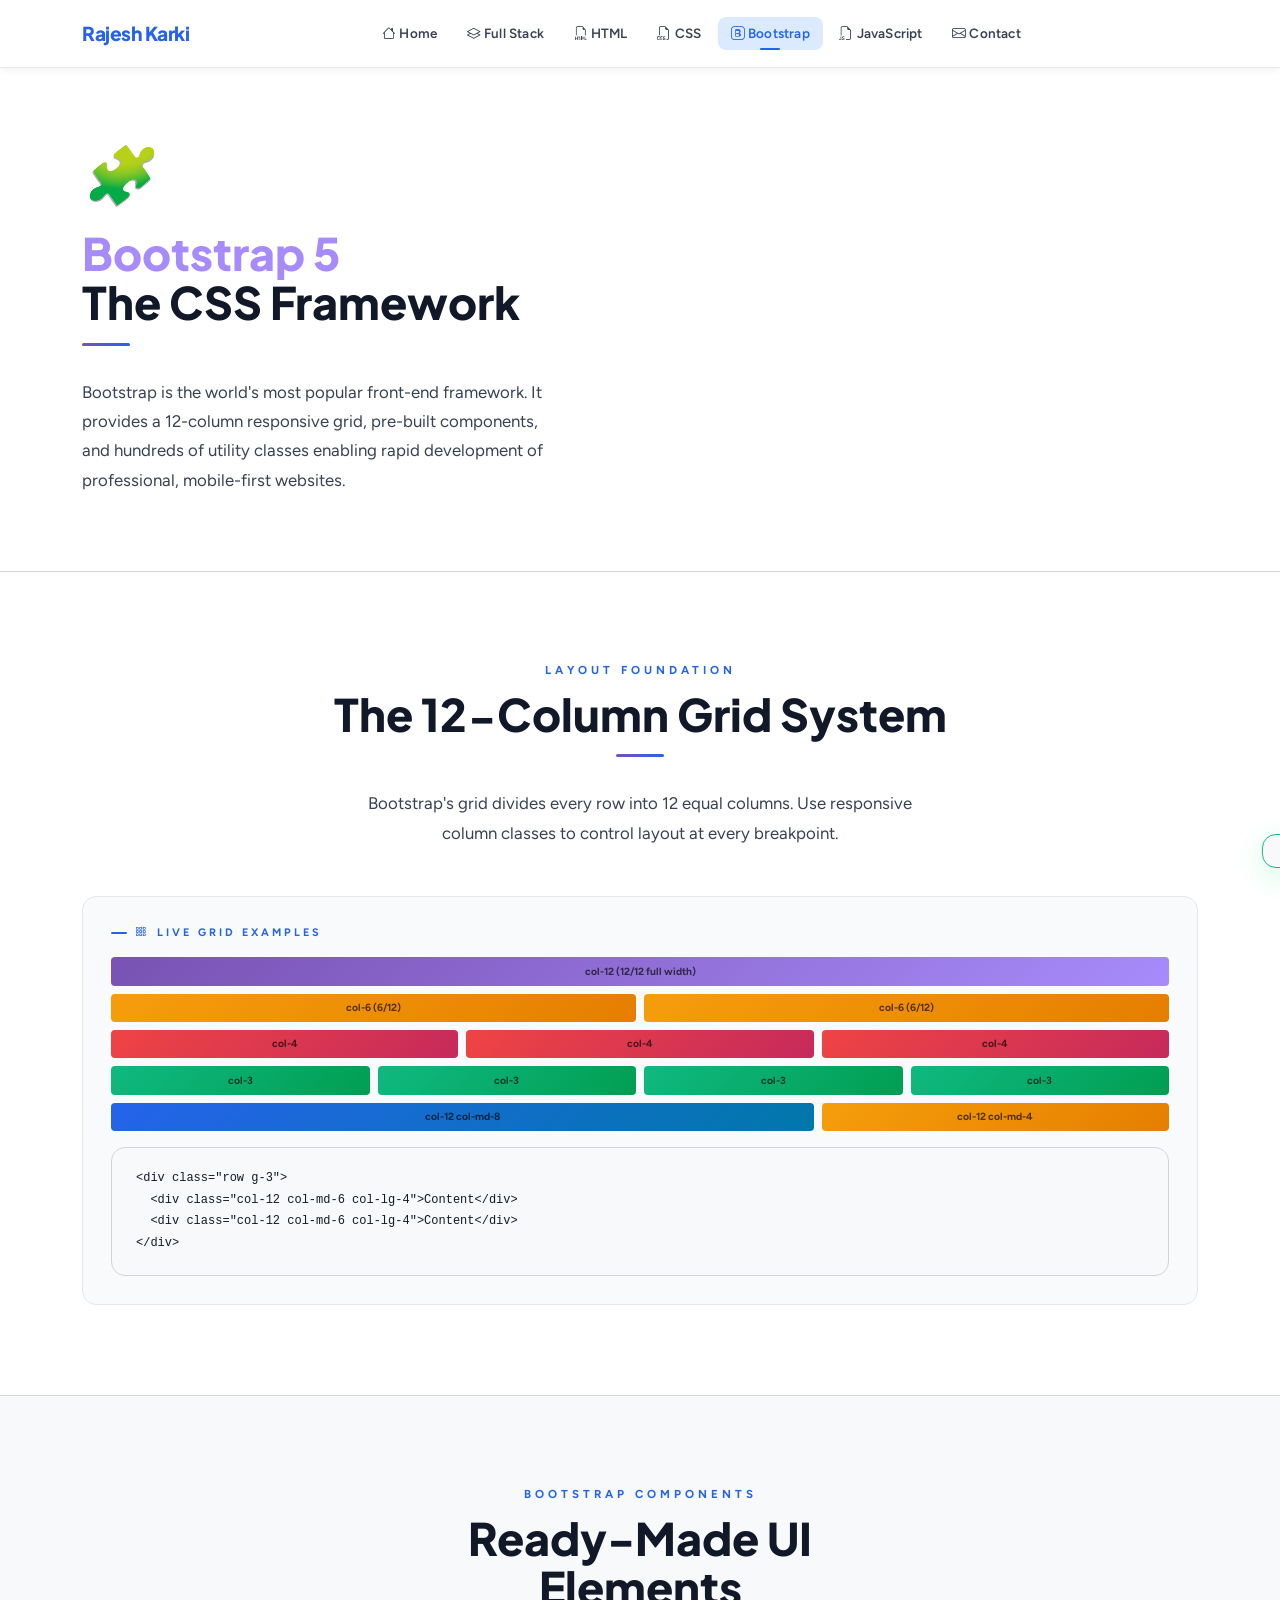
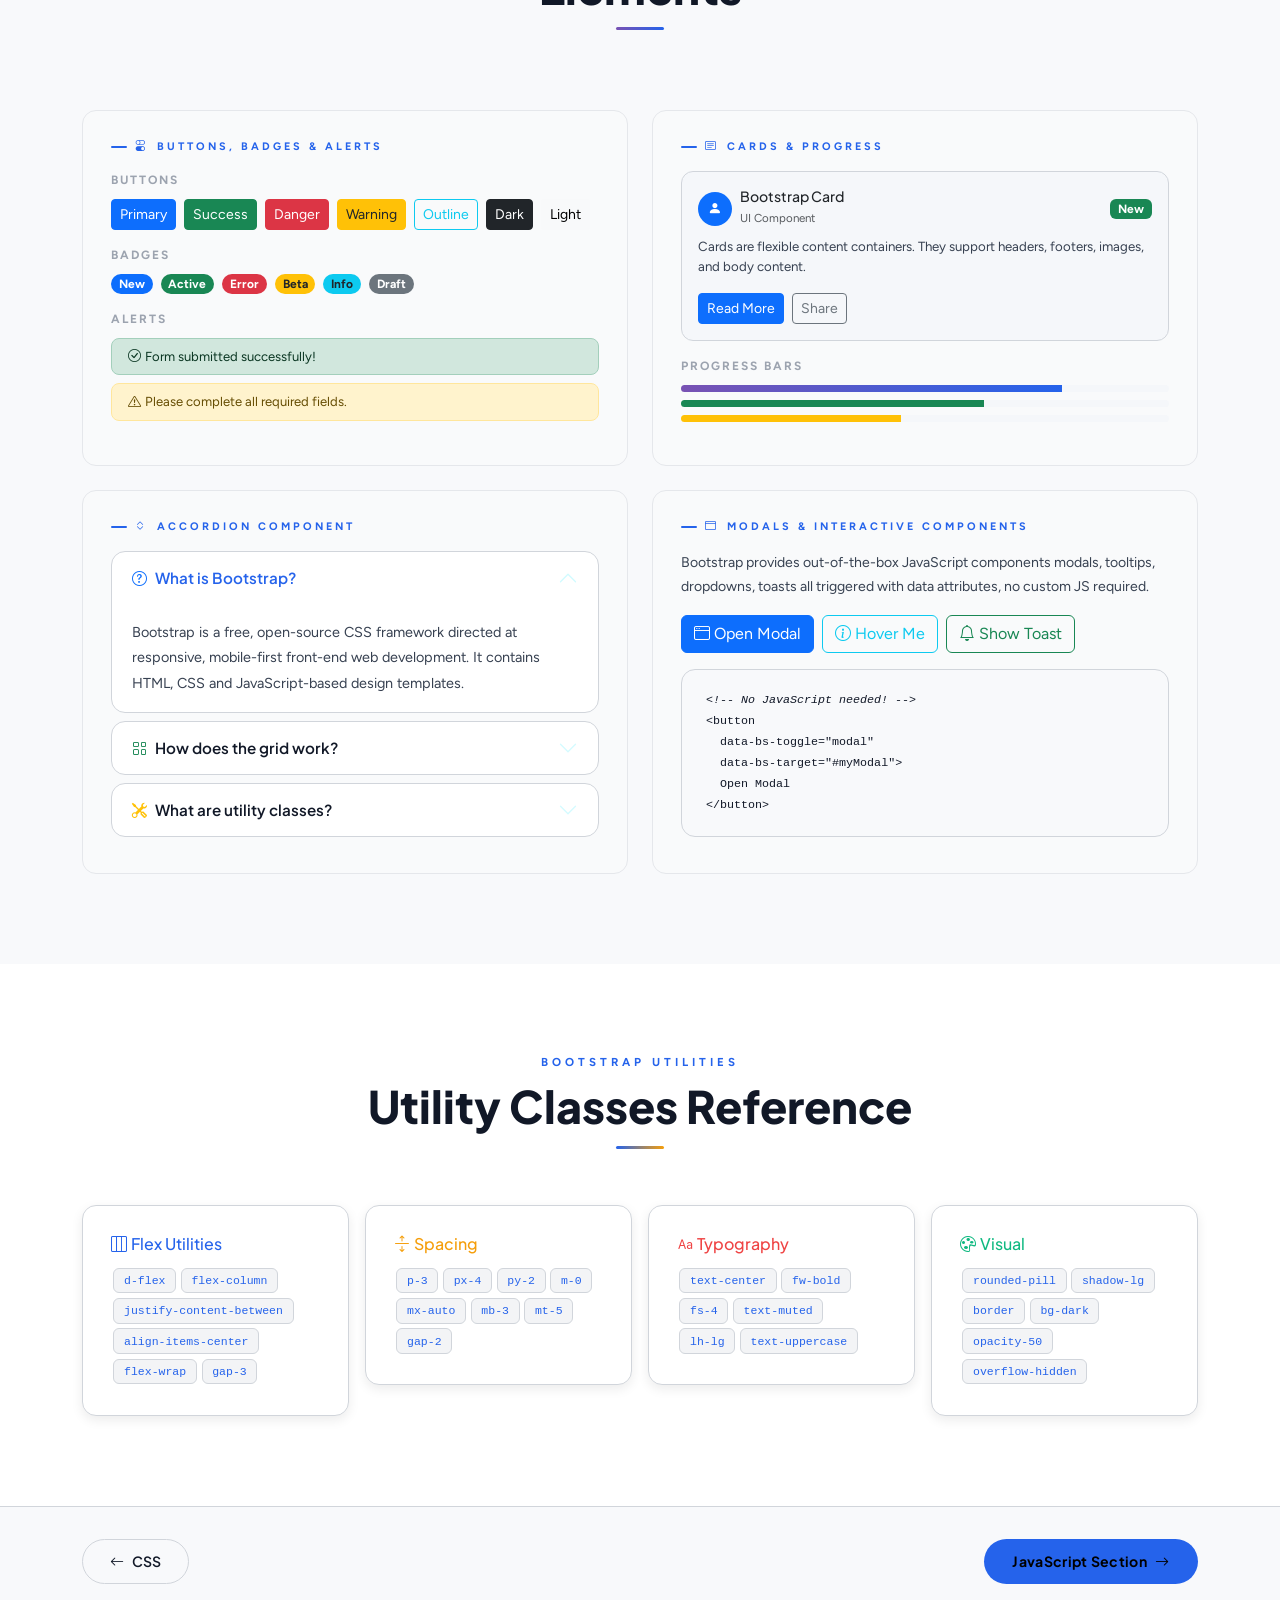
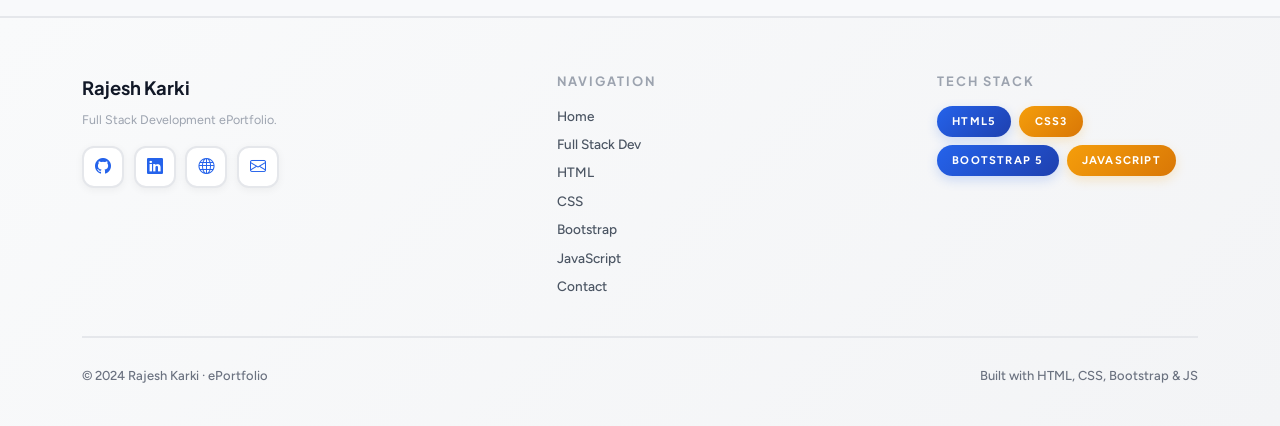
<file: bootstrap.html>
<!DOCTYPE html>
<html lang="en">
<head>
  <meta charset="UTF-8"/>
  <meta name="viewport" content="width=device-width, initial-scale=1.0"/>
  <title>Rajesh Karki</title>
  <link href="https://cdn.jsdelivr.net/npm/bootstrap@5.3.2/dist/css/bootstrap.min.css" rel="stylesheet"/>
  <link href="https://cdn.jsdelivr.net/npm/bootstrap-icons@1.11.3/font/bootstrap-icons.min.css" rel="stylesheet"/>
  <link href="https://fonts.googleapis.com/css2?family=Plus+Jakarta+Sans:wght@400;500;600;700;800&family=Figtree:wght@300;400;500;600&display=swap" rel="stylesheet"/>
  <link href="css/style.css" rel="stylesheet"/>
  <style>
    .demo-panel {
      background: #f9fafb; border: 1px solid #e5e7eb;
      border-radius: var(--radius); padding: 1.75rem; height: 100%;
    }
    .bs-card {
      background: #ffffff; border: 1px solid #e5e7eb;
      border-radius: 12px; overflow: hidden; height: 100%;
      transition: var(--transition);
    }
    .bs-card:hover { border-color: #d1d5db; transform: translateY(-4px); box-shadow: 0 4px 12px rgba(0,0,0,0.08); }
    .bs-card-img { height: 120px; display:flex; align-items:center; justify-content:center; font-size:3rem; }
    .bs-card-body { padding: 1.1rem; }
    .util-pill {
      display: inline-block; background: #f3f4f6; border: 1px solid #d1d5db;
      border-radius: 6px; padding: .2rem .6rem; margin: .15rem;
      font-family: 'Courier New', monospace; font-size: .72rem; color: #2563eb;
    }
    /* Bootstrap accordion override for demo */
    .demo-accordion .accordion-item { background: #ffffff !important; }
  </style>
</head>
<body>
<div class="grid-bg"></div>
<div class="orb orb-1"></div>
<div class="orb orb-2"></div>

<!-- NAVBAR -->
<nav class="navbar navbar-expand-lg fixed-top" id="mainNav">
  <div class="container">
    <a class="navbar-brand nav-brand" href="index.html">Rajesh Karki</a>
    <div class="d-flex align-items-center gap-2 order-lg-last">
      <button class="theme-btn" id="themeBtn" aria-label="Toggle theme"><i class="bi bi-sun-fill"></i></button>
      <button class="navbar-toggler ms-1" type="button" data-bs-toggle="collapse" data-bs-target="#navMenu">
        <span class="navbar-toggler-icon"></span>
      </button>
    </div>
    <div class="collapse navbar-collapse" id="navMenu">
      <ul class="navbar-nav mx-auto gap-1">
        <li class="nav-item"><a class="nav-link" href="index.html"><i class="bi bi-house me-1"></i>Home</a></li>
        <li class="nav-item"><a class="nav-link" href="about.html"><i class="bi bi-layers me-1"></i>Full Stack</a></li>
        <li class="nav-item"><a class="nav-link" href="html.html"><i class="bi bi-filetype-html me-1"></i>HTML</a></li>
        <li class="nav-item"><a class="nav-link" href="css.html"><i class="bi bi-filetype-css me-1"></i>CSS</a></li>
        <li class="nav-item"><a class="nav-link" href="bootstrap.html"><i class="bi bi-bootstrap me-1"></i>Bootstrap</a></li>
        <li class="nav-item"><a class="nav-link" href="javascript.html"><i class="bi bi-filetype-js me-1"></i>JavaScript</a></li>
        <li class="nav-item"><a class="nav-link" href="contact.html"><i class="bi bi-envelope me-1"></i>Contact</a></li>
      </ul>
    </div>
  </div>
</nav>

<div class="page-wrap">

  <!-- PAGE HERO -->
  <div class="page-hero">
    <div class="container">
      <i class="page-hero-icon">🧩</i>
      <h1 class="section-title"><span style="color:#a78bfa">Bootstrap 5</span><br>The CSS Framework</h1>
      <div class="divider" style="background:linear-gradient(90deg,#7952b3,var(--accent))"></div>
      <p class="section-lead max-w-md">Bootstrap is the world's most popular front-end framework. It provides a 12-column responsive grid, pre-built components, and hundreds of utility classes enabling rapid development of professional, mobile-first websites.</p>
    </div>
  </div>

  <!-- GRID SYSTEM -->
  <section>
    <div class="container">
      <div class="row justify-content-center mb-5">
        <div class="col-lg-7 text-center reveal">
          <span class="eyebrow">Layout Foundation</span>
          <h2 class="section-title">The 12-Column Grid System</h2>
          <div class="divider centered" style="background:linear-gradient(90deg,#7952b3,var(--accent))"></div>
          <p class="section-lead centered">Bootstrap's grid divides every row into 12 equal columns. Use responsive column classes to control layout at every breakpoint.</p>
        </div>
      </div>

      <div class="reveal">
        <div class="demo-panel">
          <div class="demo-label"><i class="bi bi-grid-3x3-gap"></i> Live Grid Examples</div>

          <!-- col-12 -->
          <div class="row g-2 mb-2">
            <div class="col-12"><div class="grid-vis-col" style="background:linear-gradient(135deg,#7952b3,#a78bfa);">col-12 (12/12 full width)</div></div>
          </div>
          <!-- col-6 -->
          <div class="row g-2 mb-2">
            <div class="col-6"><div class="grid-vis-col v2">col-6 (6/12)</div></div>
            <div class="col-6"><div class="grid-vis-col v2">col-6 (6/12)</div></div>
          </div>
          <!-- col-4 -->
          <div class="row g-2 mb-2">
            <div class="col-4"><div class="grid-vis-col v3">col-4</div></div>
            <div class="col-4"><div class="grid-vis-col v3">col-4</div></div>
            <div class="col-4"><div class="grid-vis-col v3">col-4</div></div>
          </div>
          <!-- col-3 -->
          <div class="row g-2 mb-2">
            <div class="col-3"><div class="grid-vis-col v4">col-3</div></div>
            <div class="col-3"><div class="grid-vis-col v4">col-3</div></div>
            <div class="col-3"><div class="grid-vis-col v4">col-3</div></div>
            <div class="col-3"><div class="grid-vis-col v4">col-3</div></div>
          </div>
          <!-- Responsive -->
          <div class="row g-2 mb-2">
            <div class="col-12 col-md-8"><div class="grid-vis-col" style="background:linear-gradient(135deg,var(--accent),#0077aa);">col-12 col-md-8</div></div>
            <div class="col-12 col-md-4"><div class="grid-vis-col v2">col-12 col-md-4</div></div>
          </div>

          <div class="code-block mt-3" style="font-size:.75rem;">
<span class="c-s">&lt;div</span> <span class="c-k">class</span>=<span class="c-v">"row g-3"</span><span class="c-s">&gt;</span><br>
&nbsp;&nbsp;<span class="c-s">&lt;div</span> <span class="c-k">class</span>=<span class="c-v">"col-12 col-md-6 col-lg-4"</span><span class="c-s">&gt;</span>Content<span class="c-s">&lt;/div&gt;</span><br>
&nbsp;&nbsp;<span class="c-s">&lt;div</span> <span class="c-k">class</span>=<span class="c-v">"col-12 col-md-6 col-lg-4"</span><span class="c-s">&gt;</span>Content<span class="c-s">&lt;/div&gt;</span><br>
<span class="c-s">&lt;/div&gt;</span>
          </div>
        </div>
      </div>
    </div>
  </section>

  <!-- COMPONENTS -->
  <section style="background:var(--bg2);border-top:1px solid var(--border2);">
    <div class="container">
      <div class="row justify-content-center mb-5">
        <div class="col-lg-6 text-center reveal">
          <span class="eyebrow">Bootstrap Components</span>
          <h2 class="section-title">Ready-Made UI Elements</h2>
          <div class="divider centered" style="background:linear-gradient(90deg,#7952b3,var(--accent))"></div>
        </div>
      </div>
      <div class="row g-4">

        <!-- Buttons & Badges -->
        <div class="col-lg-6 reveal reveal-d1">
          <div class="demo-panel">
            <div class="demo-label"><i class="bi bi-toggles"></i> Buttons, Badges & Alerts</div>
            <p style="font-size:.75rem;font-weight:700;text-transform:uppercase;letter-spacing:2px;color:var(--text3);margin-bottom:.6rem;">Buttons</p>
            <div class="d-flex flex-wrap gap-2 mb-3">
              <button class="btn btn-primary btn-sm">Primary</button>
              <button class="btn btn-success btn-sm">Success</button>
              <button class="btn btn-danger btn-sm">Danger</button>
              <button class="btn btn-warning btn-sm text-dark">Warning</button>
              <button class="btn btn-outline-info btn-sm">Outline</button>
              <button class="btn btn-dark btn-sm">Dark</button>
              <button class="btn btn-light btn-sm">Light</button>
            </div>
            <p style="font-size:.75rem;font-weight:700;text-transform:uppercase;letter-spacing:2px;color:var(--text3);margin-bottom:.6rem;">Badges</p>
            <div class="d-flex flex-wrap gap-2 mb-3">
              <span class="badge bg-primary rounded-pill">New</span>
              <span class="badge bg-success rounded-pill">Active</span>
              <span class="badge bg-danger rounded-pill">Error</span>
              <span class="badge bg-warning text-dark rounded-pill">Beta</span>
              <span class="badge bg-info text-dark rounded-pill">Info</span>
              <span class="badge bg-secondary rounded-pill">Draft</span>
            </div>
            <p style="font-size:.75rem;font-weight:700;text-transform:uppercase;letter-spacing:2px;color:var(--text3);margin-bottom:.6rem;">Alerts</p>
            <div class="alert alert-success py-2 px-3 mb-2" style="font-size:.82rem;border-radius:8px;"><i class="bi bi-check-circle me-1"></i>Form submitted successfully!</div>
            <div class="alert alert-warning py-2 px-3" style="font-size:.82rem;border-radius:8px;"><i class="bi bi-exclamation-triangle me-1"></i>Please complete all required fields.</div>
          </div>
        </div>

        <!-- Progress & Cards -->
        <div class="col-lg-6 reveal reveal-d2">
          <div class="demo-panel">
            <div class="demo-label"><i class="bi bi-card-text"></i> Cards & Progress</div>
            <div class="card mb-3" style="background:var(--surface2);border:1px solid var(--border2);border-radius:12px;">
              <div class="card-body">
                <div class="d-flex align-items-center gap-2 mb-2">
                  <div class="rounded-circle d-flex align-items-center justify-content-center bg-primary" style="width:34px;height:34px;flex-shrink:0">
                    <i class="bi bi-person-fill text-white" style="font-size:.85rem;"></i>
                  </div>
                  <div>
                    <h6 class="mb-0" style="font-family:var(--font-head);font-size:.88rem;">Bootstrap Card</h6>
                    <small class="text-muted" style="font-size:.72rem;">UI Component</small>
                  </div>
                  <span class="badge bg-success ms-auto">New</span>
                </div>
                <p class="card-text mb-3" style="font-size:.83rem;color:var(--text2);">Cards are flexible content containers. They support headers, footers, images, and body content.</p>
                <div class="d-flex gap-2">
                  <button class="btn btn-primary btn-sm">Read More</button>
                  <button class="btn btn-outline-secondary btn-sm">Share</button>
                </div>
              </div>
            </div>
            <p style="font-size:.75rem;font-weight:700;text-transform:uppercase;letter-spacing:2px;color:var(--text3);margin-bottom:.6rem;">Progress Bars</p>
            <div class="progress mb-2" style="height:7px;border-radius:7px;background:var(--surface2)">
              <div class="progress-bar" style="width:78%;background:linear-gradient(90deg,#7952b3,var(--accent))"></div>
            </div>
            <div class="progress mb-2" style="height:7px;border-radius:7px;background:var(--surface2)">
              <div class="progress-bar bg-success" style="width:62%"></div>
            </div>
            <div class="progress" style="height:7px;border-radius:7px;background:var(--surface2)">
              <div class="progress-bar bg-warning" style="width:45%"></div>
            </div>
          </div>
        </div>

        <!-- Accordion -->
        <div class="col-lg-6 reveal reveal-d3">
          <div class="demo-panel">
            <div class="demo-label"><i class="bi bi-chevron-expand"></i> Accordion Component</div>
            <div class="accordion demo-accordion" id="bsAccordion">
              <div class="accordion-item">
                <h2 class="accordion-header">
                  <button class="accordion-button" type="button" data-bs-toggle="collapse" data-bs-target="#acc1">
                    <i class="bi bi-question-circle me-2 text-primary"></i>What is Bootstrap?
                  </button>
                </h2>
                <div id="acc1" class="accordion-collapse collapse show" data-bs-parent="#bsAccordion">
                  <div class="accordion-body">Bootstrap is a free, open-source CSS framework directed at responsive, mobile-first front-end web development. It contains HTML, CSS and JavaScript-based design templates.</div>
                </div>
              </div>
              <div class="accordion-item">
                <h2 class="accordion-header">
                  <button class="accordion-button collapsed" type="button" data-bs-toggle="collapse" data-bs-target="#acc2">
                    <i class="bi bi-grid me-2 text-success"></i>How does the grid work?
                  </button>
                </h2>
                <div id="acc2" class="accordion-collapse collapse" data-bs-parent="#bsAccordion">
                  <div class="accordion-body">Bootstrap uses a 12-column flex-based grid. Wrap columns in a <code>.row</code>, and use classes like <code>col-md-6</code> to define responsive widths at different breakpoints.</div>
                </div>
              </div>
              <div class="accordion-item">
                <h2 class="accordion-header">
                  <button class="accordion-button collapsed" type="button" data-bs-toggle="collapse" data-bs-target="#acc3">
                    <i class="bi bi-tools me-2 text-warning"></i>What are utility classes?
                  </button>
                </h2>
                <div id="acc3" class="accordion-collapse collapse" data-bs-parent="#bsAccordion">
                  <div class="accordion-body">Utility classes are single-purpose CSS classes for common properties: <code>d-flex</code>, <code>p-3</code>, <code>text-center</code>, <code>fw-bold</code>, <code>rounded-pill</code> no custom CSS needed.</div>
                </div>
              </div>
            </div>
          </div>
        </div>

        <!-- Modal Trigger + Tooltips -->
        <div class="col-lg-6 reveal reveal-d4">
          <div class="demo-panel">
            <div class="demo-label"><i class="bi bi-window"></i> Modals & Interactive Components</div>
            <p style="color:var(--text2);font-size:.88rem;line-height:1.7;margin-bottom:1rem;">Bootstrap provides out-of-the-box JavaScript components modals, tooltips, dropdowns, toasts all triggered with data attributes, no custom JS required.</p>
            <div class="d-flex flex-wrap gap-2 mb-3">
              <button class="btn btn-primary" data-bs-toggle="modal" data-bs-target="#demoModal">
                <i class="bi bi-window me-1"></i>Open Modal
              </button>
              <button class="btn btn-outline-info" data-bs-toggle="tooltip" title="Bootstrap Tooltip! ✨">
                <i class="bi bi-info-circle me-1"></i>Hover Me
              </button>
              <button class="btn btn-outline-success" id="toastBtn">
                <i class="bi bi-bell me-1"></i>Show Toast
              </button>
            </div>
            <div class="code-block" style="font-size:.73rem;">
<span class="c-c">&lt;!-- No JavaScript needed! --&gt;</span><br>
<span class="c-s">&lt;button</span><br>
&nbsp;&nbsp;<span class="c-k">data-bs-toggle</span>=<span class="c-v">"modal"</span><br>
&nbsp;&nbsp;<span class="c-k">data-bs-target</span>=<span class="c-v">"#myModal"</span><span class="c-s">&gt;</span><br>
&nbsp;&nbsp;Open Modal<br>
<span class="c-s">&lt;/button&gt;</span>
            </div>
          </div>
        </div>
      </div>
    </div>
  </section>

  <!-- UTILITY CLASSES -->
  <section>
    <div class="container">
      <div class="row justify-content-center mb-4">
        <div class="col-lg-6 text-center reveal">
          <span class="eyebrow">Bootstrap Utilities</span>
          <h2 class="section-title">Utility Classes Reference</h2>
          <div class="divider centered"></div>
        </div>
      </div>
      <div class="row g-3">
        <div class="col-md-6 col-lg-3 reveal reveal-d1">
          <div class="glass-card card-inner">
            <h6 style="font-family:var(--font-head);color:var(--accent);margin-bottom:.75rem;"><i class="bi bi-layout-three-columns me-1"></i>Flex Utilities</h6>
            <div><span class="util-pill">d-flex</span><span class="util-pill">flex-column</span><span class="util-pill">justify-content-between</span><span class="util-pill">align-items-center</span><span class="util-pill">flex-wrap</span><span class="util-pill">gap-3</span></div>
          </div>
        </div>
        <div class="col-md-6 col-lg-3 reveal reveal-d2">
          <div class="glass-card card-inner">
            <h6 style="font-family:var(--font-head);color:var(--amber);margin-bottom:.75rem;"><i class="bi bi-arrows-expand me-1"></i>Spacing</h6>
            <div><span class="util-pill">p-3</span><span class="util-pill">px-4</span><span class="util-pill">py-2</span><span class="util-pill">m-0</span><span class="util-pill">mx-auto</span><span class="util-pill">mb-3</span><span class="util-pill">mt-5</span><span class="util-pill">gap-2</span></div>
          </div>
        </div>
        <div class="col-md-6 col-lg-3 reveal reveal-d3">
          <div class="glass-card card-inner">
            <h6 style="font-family:var(--font-head);color:var(--rose);margin-bottom:.75rem;"><i class="bi bi-type me-1"></i>Typography</h6>
            <div><span class="util-pill">text-center</span><span class="util-pill">fw-bold</span><span class="util-pill">fs-4</span><span class="util-pill">text-muted</span><span class="util-pill">lh-lg</span><span class="util-pill">text-uppercase</span></div>
          </div>
        </div>
        <div class="col-md-6 col-lg-3 reveal reveal-d4">
          <div class="glass-card card-inner">
            <h6 style="font-family:var(--font-head);color:var(--emerald);margin-bottom:.75rem;"><i class="bi bi-palette me-1"></i>Visual</h6>
            <div><span class="util-pill">rounded-pill</span><span class="util-pill">shadow-lg</span><span class="util-pill">border</span><span class="util-pill">bg-dark</span><span class="util-pill">opacity-50</span><span class="util-pill">overflow-hidden</span></div>
          </div>
        </div>
      </div>
    </div>
  </section>

  <!-- PAGE NAV -->
  <div style="border-top:1px solid var(--border2);padding:2rem 0;background:var(--bg2);">
    <div class="container d-flex justify-content-between flex-wrap gap-3">
      <a href="css.html" class="btn-outline-custom"><i class="bi bi-arrow-left"></i> CSS</a>
      <a href="javascript.html" class="btn-primary-custom">JavaScript Section <i class="bi bi-arrow-right"></i></a>
    </div>
  </div>
</div>

<!-- BOOTSTRAP MODAL -->
<div class="modal fade" id="demoModal" tabindex="-1">
  <div class="modal-dialog modal-dialog-centered">
    <div class="modal-content" style="background:var(--bg2);border:1px solid var(--border2);border-radius:var(--radius);">
      <div class="modal-header" style="border-bottom:1px solid var(--border2);">
        <h5 class="modal-title" style="font-family:var(--font-head);color:#a78bfa;"><i class="bi bi-window-dock me-2"></i>Bootstrap Modal</h5>
        <button type="button" class="btn-close btn-close-white" data-bs-dismiss="modal"></button>
      </div>
      <div class="modal-body" style="color:var(--text2);font-size:.9rem;line-height:1.75;">
        <p>This modal is triggered entirely with <code>data-bs-toggle</code> and <code>data-bs-target</code> attributes — zero custom JavaScript!</p>
        <div class="code-block mt-2" style="font-size:.75rem;">
<span class="c-s">&lt;button</span> <span class="c-k">data-bs-toggle</span>=<span class="c-v">"modal"</span><br>
&nbsp;&nbsp;&nbsp;&nbsp;&nbsp;&nbsp;&nbsp;&nbsp;&nbsp;<span class="c-k">data-bs-target</span>=<span class="c-v">"#demoModal"</span><span class="c-s">&gt;</span><br>
&nbsp;&nbsp;Open<br>
<span class="c-s">&lt;/button&gt;</span>
        </div>
      </div>
      <div class="modal-footer" style="border-top:1px solid var(--border2);">
        <button class="btn btn-secondary btn-sm" data-bs-dismiss="modal">Close</button>
        <button class="btn btn-primary btn-sm">Got it!</button>
      </div>
    </div>
  </div>
</div>

<!-- FOOTER -->
<footer>
  <div class="container">
    <div class="row g-4 align-items-start justify-content-between">
      <div class="col-lg-4">
        <div class="footer-brand">Rajesh Karki</div>
        <p class="text-small text-gray max-w-sm mt-xs">Full Stack Development ePortfolio.</p>
        <div class="footer-socials mt-3">
          <a href="https://github.com/rajeshkarki9" target="_blank" title="GitHub"><i class="bi bi-github"></i></a>
          <a href="https://www.linkedin.com/in/rajesh-karki-478a9b274/" target="_blank" title="LinkedIn"><i class="bi bi-linkedin"></i></a>
          <a href="https://karkirajesh.com.np/" target="_blank" title="Website"><i class="bi bi-globe"></i></a>
          <a href="mailto:ctit25e.rjs@ismt.edu.np" title="Email"><i class="bi bi-envelope"></i></a>
        </div>
      </div>
      <div class="col-sm-6 col-lg-3">
        <h6 style="font-family:var(--font-head);font-size:.8rem;font-weight:700;letter-spacing:2px;text-transform:uppercase;color:var(--text3);margin-bottom:1rem;">Navigation</h6>
        <div class="footer-nav-links d-flex flex-column gap-2">
          <a href="index.html">Home</a><a href="about.html">Full Stack Dev</a><a href="html.html">HTML</a>
          <a href="css.html">CSS</a><a href="bootstrap.html">Bootstrap</a><a href="javascript.html">JavaScript</a><a href="contact.html">Contact</a>
        </div>
      </div>
      <div class="col-sm-6 col-lg-3">
        <h6 style="font-family:var(--font-head);font-size:.8rem;font-weight:700;letter-spacing:2px;text-transform:uppercase;color:var(--text3);margin-bottom:1rem;">Tech Stack</h6>
        <div class="d-flex flex-wrap gap-2"><span class="chip">HTML5</span><span class="chip-amber">CSS3</span><span class="chip">Bootstrap 5</span><span class="chip-amber">JavaScript</span></div>
      </div>
    </div>
    <div class="footer-copy d-flex flex-wrap justify-content-between align-items-center gap-2">
      <span>© 2024 Rajesh Karki · ePortfolio</span>
      <span>Built with HTML, CSS, Bootstrap &amp; JS</span>
    </div>
  </div>
</footer>

<button id="backTop" aria-label="Back to top"><i class="bi bi-arrow-up"></i></button>
<div id="toast"></div>
<script src="https://cdn.jsdelivr.net/npm/bootstrap@5.3.2/dist/js/bootstrap.bundle.min.js"></script>
<script src="js/script.js"></script>
<script>
  // Enable tooltips
  document.querySelectorAll('[data-bs-toggle="tooltip"]').forEach(el => {
    new bootstrap.Tooltip(el);
  });
  // Toast btn
  document.getElementById('toastBtn').addEventListener('click', () => {
    showToast('Bootstrap Toast via JavaScript! 🎉');
  });
</script>
</body>
</html>
</file>
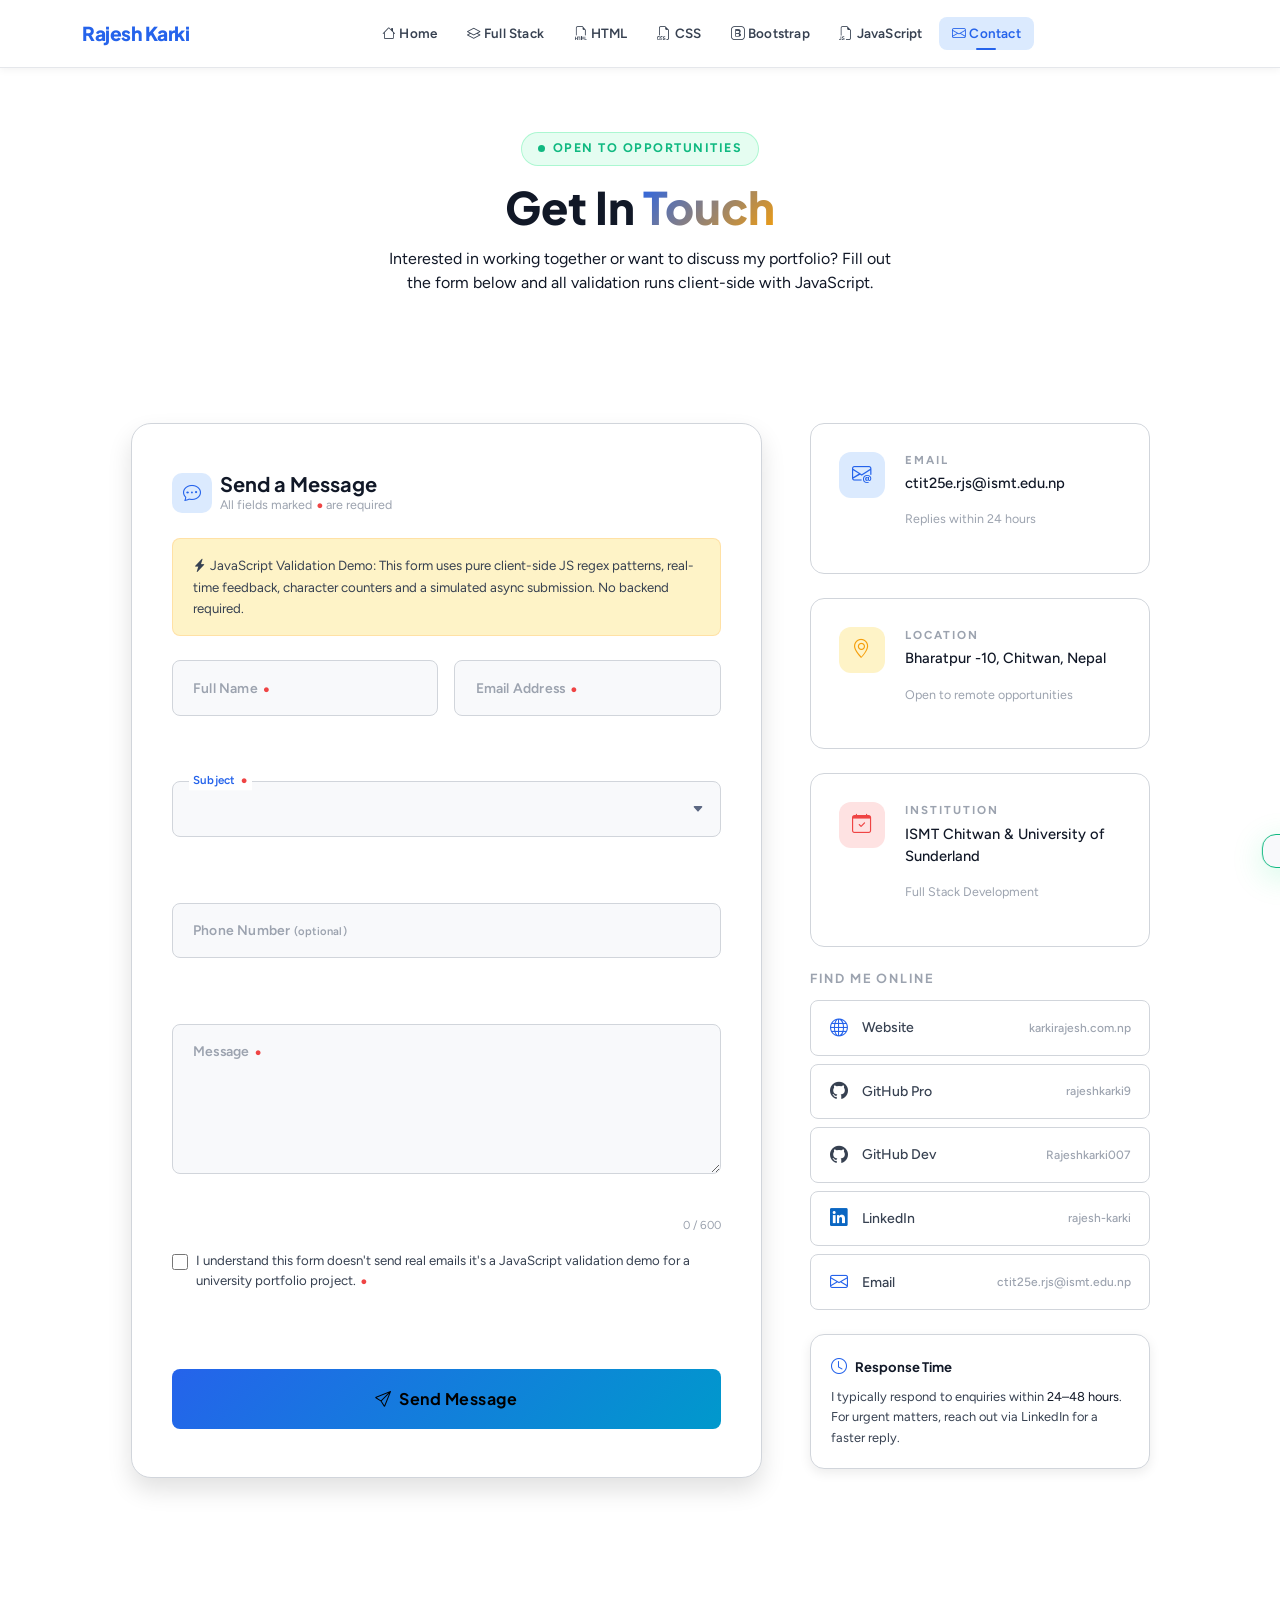
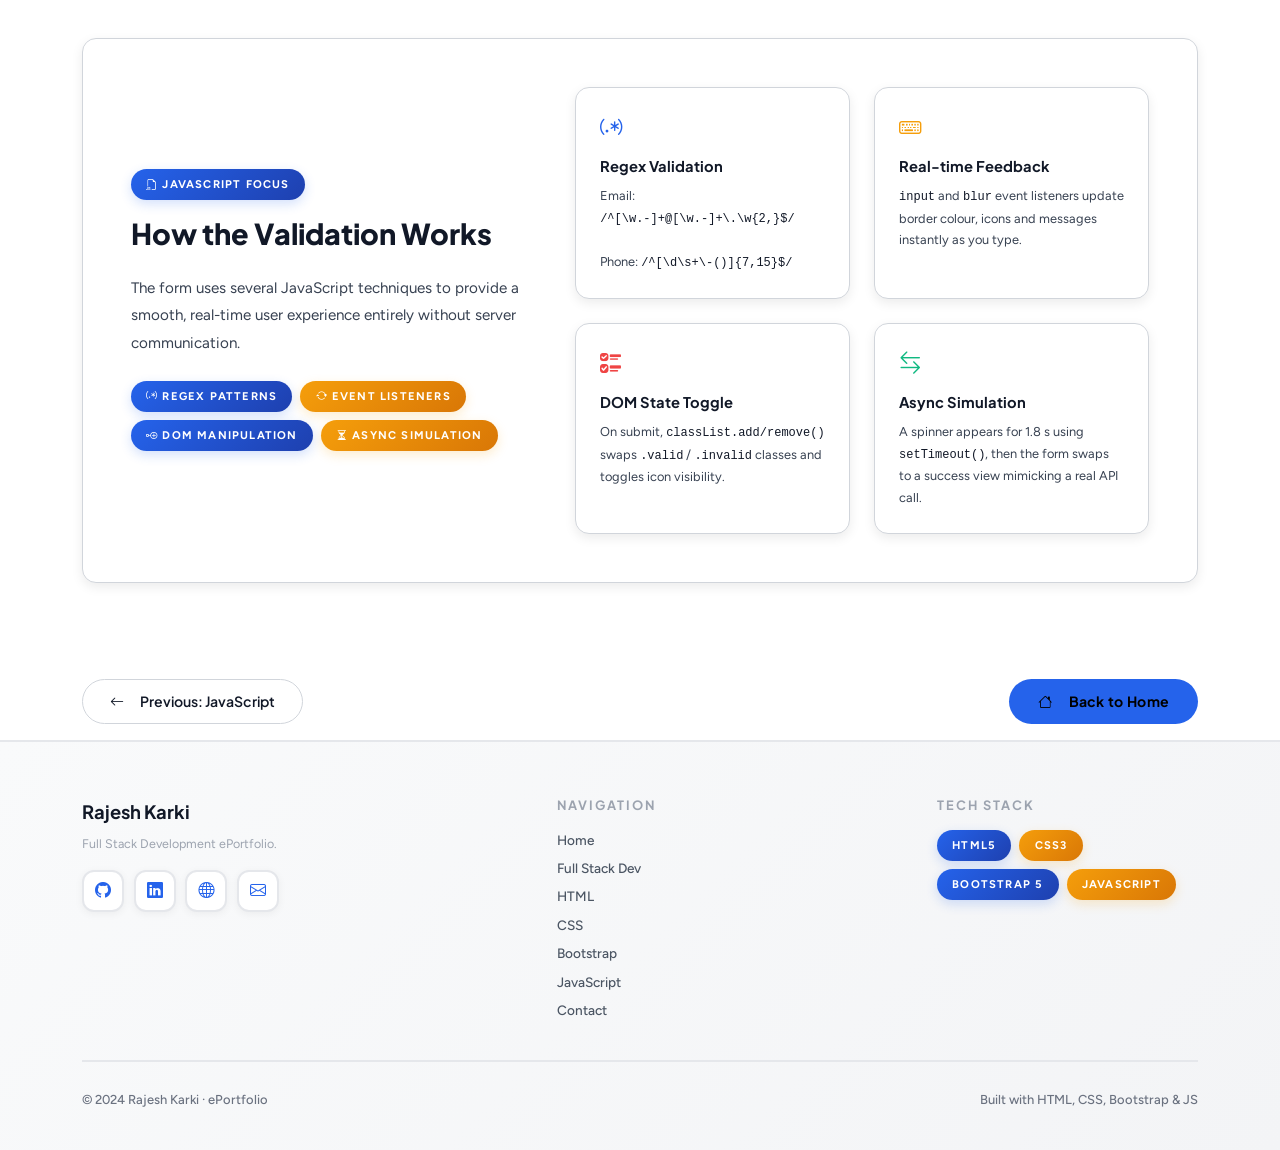
<file: contact.html>
<!DOCTYPE html>
<html lang="en">
<head>
  <meta charset="UTF-8"/>
  <meta name="viewport" content="width=device-width, initial-scale=1.0"/>
  <title>Rajesh Karki</title>
  <link href="https://cdn.jsdelivr.net/npm/bootstrap@5.3.2/dist/css/bootstrap.min.css" rel="stylesheet"/>
  <link href="https://cdn.jsdelivr.net/npm/bootstrap-icons@1.11.3/font/bootstrap-icons.min.css" rel="stylesheet"/>
  <link href="https://fonts.googleapis.com/css2?family=Plus+Jakarta+Sans:wght@400;500;600;700;800&family=Figtree:wght@300;400;500;600&display=swap" rel="stylesheet"/>
  <link href="css/style.css" rel="stylesheet"/>
  <style>
    /* ── CONTACT-SPECIFIC ── */
    .contact-hero {
      padding: calc(var(--nav-h) + 4rem) 0 3rem;
      text-align: center;
      position: relative;
    }

    /* ── FORM CARD ── */
    .form-card {
      background: var(--surface);
      border: 1px solid var(--border2);
      border-radius: var(--radius-lg);
      padding: 3rem 2.5rem;
      -webkit-backdrop-filter: blur(12px);
      backdrop-filter: blur(12px);
      box-shadow: var(--shadow-lg);
      transition: var(--transition);
    }
    .form-card:hover { border-color: var(--border); }

    /* ── FLOATING LABEL INPUTS ── */
    .field-wrap { position: relative; margin-bottom: 2rem; }
    .field-wrap label {
      position: absolute; top: 50%; left: 1.1rem;
      transform: translateY(-50%);
      font-size: .87rem; color: var(--text3);
      pointer-events: none;
      transition: var(--transition);
      background: transparent;
      padding: 0 .25rem;
      z-index: 1;
    }
    .field-wrap.textarea-wrap label { top: 1.1rem; transform: none; }
    .field-wrap input:focus ~ label,
    .field-wrap input:not(:placeholder-shown) ~ label,
    .field-wrap select:focus ~ label,
    .field-wrap select:not([value=""]) ~ label,
    .field-wrap textarea:focus ~ label,
    .field-wrap textarea:not(:placeholder-shown) ~ label {
      top: 0; transform: translateY(-50%);
      font-size: .72rem; color: var(--accent);
      background: var(--bg);
    }
    .field-wrap input,
    .field-wrap select,
    .field-wrap textarea {
      width: 100%;
      background: var(--bg2);
      border: 1.5px solid var(--border2);
      border-radius: var(--radius-sm);
      color: var(--text);
      font-family: var(--font-body);
      font-size: .9rem;
      padding: 1rem 1.1rem;
      outline: none;
      transition: var(--transition);
      appearance: none;
    }
    .field-wrap textarea { resize: vertical; min-height: 150px; }
    .field-wrap input:focus,
    .field-wrap select:focus,
    .field-wrap textarea:focus {
      border-color: var(--accent);
      box-shadow: 0 0 0 3px var(--accent-dim);
      background: var(--bg3);
    }
    .field-wrap input.valid,
    .field-wrap select.valid,
    .field-wrap textarea.valid {
      border-color: var(--emerald);
    }
    .field-wrap input.invalid,
    .field-wrap select.invalid,
    .field-wrap textarea.invalid {
      border-color: var(--rose);
    }
    .field-icon {
      position: absolute; right: 1rem; top: 50%;
      transform: translateY(-50%);
      font-size: 1rem; pointer-events: none;
      transition: var(--transition);
    }
    .textarea-wrap .field-icon { top: 1.1rem; transform: none; }
    .field-valid-icon { color: var(--emerald); display: none; }
    .field-invalid-icon { color: var(--rose); display: none; }
    .field-msg {
      font-size: .75rem; margin-top: .3rem; min-height: 1.1rem;
      padding-left: .2rem;
    }
    .field-msg.err { color: var(--rose); }
    .field-msg.ok  { color: var(--emerald); }

    /* ── SELECT ARROW ── */
    .field-wrap select {
      background-image: url("data:image/svg+xml,%3Csvg xmlns='http://www.w3.org/2000/svg' width='12' height='12' fill='%235c6882' viewBox='0 0 16 16'%3E%3Cpath d='M7.247 11.14 2.451 5.658C1.885 5.013 2.345 4 3.204 4h9.592a1 1 0 0 1 .753 1.659l-4.796 5.48a1 1 0 0 1-1.506 0z'/%3E%3C/svg%3E");
      background-repeat: no-repeat;
      background-position: right 1rem center;
      padding-right: 2.5rem;
    }
    .field-wrap select option {
      background: var(--bg2); color: var(--text);
    }

    /* ── SUBMIT BUTTON ── */
    .btn-submit {
      width: 100%;
      padding: 1.1rem;
      border: none;
      border-radius: var(--radius-sm);
      background: linear-gradient(135deg, var(--accent) 0%, #0099cc 100%);
      color: #000;
      font-family: var(--font-head);
      font-weight: 700;
      font-size: 1rem;
      cursor: pointer;
      transition: var(--transition);
      position: relative; overflow: hidden;
      letter-spacing: .5px;
      margin-top: 1rem;
    }
    .btn-submit:hover {
      transform: translateY(-2px);
      box-shadow: 0 8px 28px var(--accent-glow);
      filter: brightness(1.08);
    }
    .btn-submit:active { transform: translateY(0); }
    .btn-submit .spinner {
      display: inline-block;
      width: 18px; height: 18px;
      border: 2px solid rgba(0,0,0,.3);
      border-top-color: #000;
      border-radius: 50%;
      animation: spin .6s linear infinite;
      vertical-align: middle; margin-right: .5rem;
    }
    @keyframes spin { to { transform: rotate(360deg); } }

    /* ── CONTACT INFO CARDS ── */
    .info-card {
      background: var(--surface);
      border: 1px solid var(--border2);
      border-radius: var(--radius);
      padding: 1.75rem;
      display: flex; align-items: flex-start; gap: 1.25rem;
      transition: var(--transition);
    }
    .info-card:hover {
      border-color: var(--border);
      transform: translateY(-3px);
      box-shadow: var(--shadow);
    }
    .info-icon {
      width: 46px; height: 46px; flex-shrink: 0;
      border-radius: 12px;
      display: flex; align-items: center; justify-content: center;
      font-size: 1.2rem;
    }
    .info-label {
      font-size: .72rem; text-transform: uppercase;
      letter-spacing: 2px; font-weight: 700;
      color: var(--text3); margin-bottom: .2rem;
    }
    .info-value {
      font-size: .92rem; color: var(--text);
      font-weight: 500;
    }
    .info-sub {
      font-size: .78rem; color: var(--text3); margin-top: .15rem;
    }

    /* ── CHAR COUNTER ── */
    .char-counter {
      font-size: .72rem; color: var(--text3);
      text-align: right; margin-top: .25rem;
    }
    .char-counter.warn { color: var(--amber); }
    .char-counter.over { color: var(--rose); }

    /* ── SUCCESS STATE ── */
    .success-overlay {
      display: none; flex-direction: column; align-items: center;
      justify-content: center; text-align: center;
      padding: 3rem 1rem; animation: fade-up .4s both;
    }
    .success-checkmark {
      width: 72px; height: 72px; border-radius: 50%;
      background: rgba(0,230,118,.12);
      border: 2px solid var(--emerald);
      display: flex; align-items: center; justify-content: center;
      font-size: 2rem; color: var(--emerald);
      margin: 0 auto 1.5rem;
      animation: pop-in .5s cubic-bezier(0.175, 0.885, 0.32, 1.275) both;
    }
    @keyframes pop-in {
      from { transform: scale(0); opacity: 0; }
      to   { transform: scale(1); opacity: 1; }
    }

    /* ── SOCIAL LINKS ── */
    .social-link {
      display: flex; align-items: center; gap: .75rem;
      padding: .85rem 1.1rem;
      background: var(--surface); border: 1px solid var(--border2);
      border-radius: var(--radius-sm); color: var(--text2);
      text-decoration: none; font-size: .88rem;
      transition: var(--transition); font-weight: 500;
    }
    .social-link:hover {
      color: var(--text); border-color: var(--border);
      transform: translateX(4px);
    }
    .social-link i { font-size: 1.1rem; width: 22px; text-align: center; }

    /* ── AVAILABILITY BADGE ── */
    .avail-badge {
      display: inline-flex; align-items: center; gap: .5rem;
      background: rgba(0,230,118,.1); border: 1px solid rgba(0,230,118,.25);
      border-radius: 50px; padding: .4rem 1rem;
      font-size: .78rem; font-weight: 700; color: var(--emerald);
      letter-spacing: 1.5px; text-transform: uppercase;
    }
    .avail-dot {
      width: 7px; height: 7px; border-radius: 50%;
      background: var(--emerald);
      animation: pulse-dot 2s infinite;
    }
    @keyframes pulse-dot {
      0%,100%{box-shadow:0 0 0 0 rgba(0,230,118,.4)}
      50%{box-shadow:0 0 0 7px rgba(0,230,118,0)}
    }

    /* ── JS NOTE BOX ── */
    .js-note {
      background: var(--amber-dim); border: 1px solid rgba(255,171,64,.25);
      border-radius: var(--radius-sm); padding: 1rem 1.25rem;
      font-size: .83rem; color: var(--text2); line-height: 1.6;
    }
    .js-note strong { color: var(--amber); }

    /* Validation demo specific */
    .req-dot { color: var(--rose); margin-left: 2px; font-size: .7rem; }
  </style>
</head>
<body>

<div class="grid-bg"></div>
<div class="orb orb-1"></div>
<div class="orb orb-2"></div>
<div class="orb orb-3"></div>

<!-- ── NAVBAR ──────────────────────────────────────────────────────── -->
<nav class="navbar navbar-expand-lg fixed-top" id="mainNav">
  <div class="container">
    <a class="navbar-brand nav-brand" href="index.html">Rajesh Karki</a>
    <div class="d-flex align-items-center gap-2 order-lg-last">
      <button class="theme-btn" id="themeBtn" aria-label="Toggle theme"><i class="bi bi-sun-fill"></i></button>
      <button class="navbar-toggler ms-1" type="button" data-bs-toggle="collapse" data-bs-target="#navMenu">
        <span class="navbar-toggler-icon"></span>
      </button>
    </div>
    <div class="collapse navbar-collapse" id="navMenu">
      <ul class="navbar-nav mx-auto gap-1">
        <li class="nav-item"><a class="nav-link" href="index.html"><i class="bi bi-house me-1"></i>Home</a></li>
        <li class="nav-item"><a class="nav-link" href="about.html"><i class="bi bi-layers me-1"></i>Full Stack</a></li>
        <li class="nav-item"><a class="nav-link" href="html.html"><i class="bi bi-filetype-html me-1"></i>HTML</a></li>
        <li class="nav-item"><a class="nav-link" href="css.html"><i class="bi bi-filetype-css me-1"></i>CSS</a></li>
        <li class="nav-item"><a class="nav-link" href="bootstrap.html"><i class="bi bi-bootstrap me-1"></i>Bootstrap</a></li>
        <li class="nav-item"><a class="nav-link" href="javascript.html"><i class="bi bi-filetype-js me-1"></i>JavaScript</a></li>
        <li class="nav-item"><a class="nav-link" href="contact.html"><i class="bi bi-envelope me-1"></i>Contact</a></li>
      </ul>
    </div>
  </div>
</nav>

<!-- ── HERO ────────────────────────────────────────────────────────── -->
<section class="contact-hero reveal">
  <div class="container">
    <div class="avail-badge mb-3">
      <div class="avail-dot"></div>
      Open to opportunities
    </div>
    <h1 class="section-title">Get In <span class="glow">Touch</span></h1>
    <p class="section-sub" style="max-width:520px;margin:0 auto;">
      Interested in working together or want to discuss my portfolio? Fill out the form below and all validation runs client-side with JavaScript.
    </p>
  </div>
</section>

<!-- ── MAIN CONTENT ─────────────────────────────────────────────────── -->
<section class="py-6">
  <div class="container">
    <div class="row g-5 justify-content-center">

      <!-- ── LEFT: FORM ── -->
      <div class="col-lg-7 reveal">
        <div class="form-card">

          <!-- Form state -->
          <div id="formContent">
            <div class="d-flex align-items-center gap-2 mb-4">
              <div style="width:40px;height:40px;border-radius:10px;background:var(--accent-dim);display:flex;align-items:center;justify-content:center;color:var(--accent);font-size:1.1rem;">
                <i class="bi bi-chat-dots"></i>
              </div>
              <div>
                <h5 style="font-family:var(--font-head);font-weight:700;margin:0;">Send a Message</h5>
                <p style="font-size:.78rem;color:var(--text3);margin:0;">All fields marked <span class="req-dot">●</span> are required</p>
              </div>
            </div>

            <!-- JS NOTE -->
            <div class="js-note mb-4">
              <span><i class="bi bi-lightning-charge-fill me-1"></i>JavaScript Validation Demo:</span>
              This form uses pure client-side JS regex patterns, real-time feedback, character counters and a simulated async submission. No backend required.
            </div>

            <div class="row g-0">

              <!-- Name -->
              <div class="col-md-6 pe-md-2">
                <div class="field-wrap">
                  <input type="text" id="cName" placeholder=" " autocomplete="name" required minlength="2" pattern="[a-zA-Z\s\-']{2,}" title="Only letters, spaces, hyphens, and apostrophes allowed"/>
                  <label for="cName">Full Name <span class="req-dot">●</span></label>
                  <span class="field-icon">
                    <i class="bi bi-check-circle-fill field-valid-icon" id="cName-ok"></i>
                    <i class="bi bi-x-circle-fill field-invalid-icon" id="cName-err-ico"></i>
                  </span>
                </div>
                <p class="field-msg" id="cName-msg"></p>
              </div>

              <!-- Email -->
              <div class="col-md-6 ps-md-2">
                <div class="field-wrap">
                  <input type="email" id="cEmail" placeholder=" " autocomplete="email" required title="Enter a valid email address"/>
                  <label for="cEmail">Email Address <span class="req-dot">●</span></label>
                  <span class="field-icon">
                    <i class="bi bi-check-circle-fill field-valid-icon" id="cEmail-ok"></i>
                    <i class="bi bi-x-circle-fill field-invalid-icon" id="cEmail-err-ico"></i>
                  </span>
                </div>
                <p class="field-msg" id="cEmail-msg"></p>
              </div>

              <!-- Subject dropdown -->
              <div class="col-12">
                <div class="field-wrap">
                  <select id="cSubject" required>
                    <option value="" disabled selected hidden></option>
                    <option value="portfolio">Portfolio Feedback</option>
                    <option value="opportunity">Job / Internship Opportunity</option>
                    <option value="collaboration">Project Collaboration</option>
                    <option value="question">General Question</option>
                    <option value="other">Other</option>
                  </select>
                  <label for="cSubject">Subject <span class="req-dot">●</span></label>
                  <span class="field-icon">
                    <i class="bi bi-check-circle-fill field-valid-icon" id="cSubject-ok"></i>
                    <i class="bi bi-x-circle-fill field-invalid-icon" id="cSubject-err-ico"></i>
                  </span>
                </div>
                <p class="field-msg" id="cSubject-msg"></p>
              </div>

              <!-- Phone (optional) -->
              <div class="col-12">
                <div class="field-wrap">
                  <input type="tel" id="cPhone" placeholder=" " autocomplete="tel" pattern="[\d\s\+\-\(\)\.]+" title="Use digits, spaces, +, -, (), or . for phone numbers"/>
                  <label for="cPhone">Phone Number <span style="color:var(--text3);font-size:.7rem;">(optional)</span></label>
                  <span class="field-icon">
                    <i class="bi bi-check-circle-fill field-valid-icon" id="cPhone-ok"></i>
                    <i class="bi bi-x-circle-fill field-invalid-icon" id="cPhone-err-ico"></i>
                  </span>
                </div>
                <p class="field-msg" id="cPhone-msg"></p>
              </div>

              <!-- Message -->
              <div class="col-12">
                <div class="field-wrap textarea-wrap">
                  <textarea id="cMessage" placeholder=" " maxlength="600" required minlength="20" title="Message must be between 20–600 characters"></textarea>
                  <label for="cMessage">Message <span class="req-dot">●</span></label>
                  <span class="field-icon">
                    <i class="bi bi-check-circle-fill field-valid-icon" id="cMessage-ok"></i>
                    <i class="bi bi-x-circle-fill field-invalid-icon" id="cMessage-err-ico"></i>
                  </span>
                </div>
                <div class="d-flex justify-content-between">
                  <p class="field-msg" id="cMessage-msg"></p>
                  <p class="char-counter" id="charCount">0 / 600</p>
                </div>
              </div>

              <!-- Agree checkbox -->
              <div class="col-12 mb-4">
                <div class="d-flex align-items-start gap-2">
                  <input type="checkbox" id="cAgree" style="width:16px;height:16px;margin-top:3px;accent-color:var(--accent);flex-shrink:0;cursor:pointer;"/>
                  <label for="cAgree" style="font-size:.83rem;color:var(--text2);cursor:pointer;line-height:1.5;">
                    I understand this form doesn't send real emails it's a JavaScript validation demo for a university portfolio project. <span class="req-dot">●</span>
                  </label>
                </div>
                <p class="field-msg err" id="cAgree-msg" style="padding-left:1.3rem;"></p>
              </div>

            </div><!-- /row -->

            <button class="btn-submit" id="submitBtn" onclick="submitContactForm()">
              <i class="bi bi-send me-2"></i>Send Message
            </button>

          </div><!-- /formContent -->

          <!-- Success state (hidden until form submitted) -->
          <div class="success-overlay" id="successOverlay">
            <div class="success-checkmark"><i class="bi bi-check-lg"></i></div>
            <h4 style="font-family:var(--font-head);font-weight:800;margin-bottom:.75rem;">Message "Sent"!</h4>
            <p style="color:var(--text2);font-size:.92rem;max-width:340px;line-height:1.7;margin-bottom:2rem;">
              In a real app, this would fire off an API request or server-side mailer. Here, JavaScript validated every field and simulated the submission demonstrating async UI patterns without a backend.
            </p>
            <div class="d-flex flex-wrap gap-2 justify-content-center mb-3">
              <button class="btn-outline-custom" onclick="resetContactForm()"><i class="bi bi-arrow-clockwise me-1"></i>Send Another</button>
              <a href="javascript.html" class="btn-primary-custom"><i class="bi bi-filetype-js me-1"></i>See JS Page</a>
            </div>
            <div class="js-note" style="max-width:380px;">
              <span>What happened?</span> The submit handler validated all regex patterns, toggled CSS classes, used <code>setTimeout()</code> to simulate async delay, and swapped DOM elements all pure JavaScript.
            </div>
          </div>

        </div><!-- /form-card -->
      </div>

      <!-- ── RIGHT: INFO + SOCIAL ── -->
      <div class="col-lg-4 reveal">

        <!-- Info cards -->
        <div class="d-flex flex-column gap-4 mb-4">

          <div class="info-card">
            <div class="info-icon" style="background:var(--accent-dim);color:var(--accent);">
              <i class="bi bi-envelope-at"></i>
            </div>
            <div>
              <p class="info-label">Email</p>
              <p class="info-value">ctit25e.rjs@ismt.edu.np</p>
              <p class="info-sub">Replies within 24 hours</p>
            </div>
          </div>

          <div class="info-card">
            <div class="info-icon" style="background:var(--amber-dim);color:var(--amber);">
              <i class="bi bi-geo-alt"></i>
            </div>
            <div>
              <p class="info-label">Location</p>
              <p class="info-value">Bharatpur -10, Chitwan, Nepal</p>
              <p class="info-sub">Open to remote opportunities</p>
            </div>
          </div>

          <div class="info-card">
            <div class="info-icon" style="background:var(--rose-dim);color:var(--rose);">
              <i class="bi bi-calendar-check"></i>
            </div>
            <div>
              <p class="info-label">Institution</p>
              <p class="info-value">ISMT Chitwan & University of Sunderland</p>
              <p class="info-sub">Full Stack Development</p>
            </div>
          </div>

        </div>

        <!-- Social links -->
        <h6 style="font-family:var(--font-head);font-size:.78rem;font-weight:700;letter-spacing:2px;text-transform:uppercase;color:var(--text3);margin-bottom:.9rem;">Find Me Online</h6>
        <div class="d-flex flex-column gap-2 mb-4">
          <a href="https://karkirajesh.com.np/" target="_blank" class="social-link"><i class="bi bi-globe" style="color:var(--accent);"></i> Website <span style="margin-left:auto;font-size:.75rem;color:var(--text3);">karkirajesh.com.np</span></a>
          <a href="https://github.com/rajeshkarki9" target="_blank" class="social-link"><i class="bi bi-github" style="color:var(--text2);"></i> GitHub Pro <span style="margin-left:auto;font-size:.75rem;color:var(--text3);">rajeshkarki9</span></a>
          <a href="https://github.com/Rajeshkarki007" target="_blank" class="social-link"><i class="bi bi-github" style="color:var(--text2);"></i> GitHub Dev <span style="margin-left:auto;font-size:.75rem;color:var(--text3);">Rajeshkarki007</span></a>
          <a href="https://www.linkedin.com/in/rajesh-karki-478a9b274/" target="_blank" class="social-link"><i class="bi bi-linkedin" style="color:#0a66c2;"></i> LinkedIn <span style="margin-left:auto;font-size:.75rem;color:var(--text3);">rajesh-karki</span></a>
          <a href="mailto:ctit25e.rjs@ismt.edu.np" class="social-link"><i class="bi bi-envelope" style="color:var(--accent);"></i> Email <span style="margin-left:auto;font-size:.75rem;color:var(--text3);">ctit25e.rjs@ismt.edu.np</span></a>
        </div>

        <!-- Quick response note -->
        <div class="glass-card" style="padding:1.25rem;">
          <div class="d-flex align-items-center gap-2 mb-2">
            <i class="bi bi-clock" style="color:var(--accent);"></i>
            <span style="font-size:.82rem;font-weight:700;font-family:var(--font-head);">Response Time</span>
          </div>
          <p style="font-size:.8rem;color:var(--text2);line-height:1.6;margin:0;">
            I typically respond to enquiries within <span style="color:var(--text);">24–48 hours</span>. For urgent matters, reach out via LinkedIn for a faster reply.
          </p>
        </div>

      </div><!-- /right col -->
    </div><!-- /row -->
  </div>
</section>

<!-- ── JS EXPLANATION ────────────────────────────────────────────────── -->
<section class="py-6">
  <div class="container">
    <div class="glass-card reveal" style="padding: 3rem;">
      <div class="row g-5 align-items-center">
        <div class="col-lg-5">
          <span class="chip mb-3"><i class="bi bi-filetype-js me-1"></i>JavaScript Focus</span>
          <h3 style="font-family:var(--font-head);font-weight:800;font-size:1.8rem;margin-bottom:1.5rem;line-height:1.2;">
            How the Validation Works
          </h3>
          <p style="color:var(--text2);line-height:1.8;font-size:.95rem;margin-bottom:1.5rem;">
            The form uses several JavaScript techniques to provide a smooth, real-time user experience entirely without server communication.
          </p>
          <div class="d-flex flex-wrap gap-2">
            <span class="chip"><i class="bi bi-regex me-1"></i>Regex Patterns</span>
            <span class="chip-amber"><i class="bi bi-arrow-repeat me-1"></i>Event Listeners</span>
            <span class="chip"><i class="bi bi-node-plus me-1"></i>DOM Manipulation</span>
            <span class="chip-amber"><i class="bi bi-hourglass-split me-1"></i>Async Simulation</span>
          </div>
        </div>
        <div class="col-lg-7">
          <div class="row g-4">
            <div class="col-sm-6">
              <div class="glass-card card-inner" style="height:100%; padding: 1.5rem;">
                <i class="bi bi-regex" style="color:var(--accent);font-size:1.4rem;margin-bottom:.8rem;display:block;"></i>
                <h6 style="font-family:var(--font-head);font-weight:700;font-size:.92rem;margin-bottom:.6rem;">Regex Validation</h6>
                <p style="font-size:.8rem;color:var(--text2);line-height:1.7;margin:0;">
                  Email: <code style="font-size:.75rem;color:#111827;">/^[\w.-]+@[\w.-]+\.\w{2,}$/</code><br><br>
                  Phone: <code style="font-size:.75rem;color:#111827;">/^[\d\s+\-()]{7,15}$/</code>
                </p>
              </div>
            </div>
            <div class="col-sm-6">
              <div class="glass-card card-inner" style="height:100%; padding: 1.5rem;">
                <i class="bi bi-keyboard" style="color:var(--amber);font-size:1.4rem;margin-bottom:.8rem;display:block;"></i>
                <h6 style="font-family:var(--font-head);font-weight:700;font-size:.92rem;margin-bottom:.6rem;">Real-time Feedback</h6>
                <p style="font-size:.8rem;color:var(--text2);line-height:1.7;margin:0;">
                  <code style="font-size:.75rem;color:#111827;">input</code> and <code style="font-size:.75rem;color:#111827;">blur</code> event listeners update border colour, icons and messages instantly as you type.
                </p>
              </div>
            </div>
            <div class="col-sm-6">
              <div class="glass-card card-inner" style="height:100%; padding: 1.5rem;">
                <i class="bi bi-ui-checks" style="color:var(--rose);font-size:1.4rem;margin-bottom:.8rem;display:block;"></i>
                <h6 style="font-family:var(--font-head);font-weight:700;font-size:.92rem;margin-bottom:.6rem;">DOM State Toggle</h6>
                <p style="font-size:.8rem;color:var(--text2);line-height:1.7;margin:0;">
                  On submit, <code style="font-size:.75rem;color:#111827;">classList.add/remove()</code> swaps <code style="font-size:.75rem;color:#111827;">.valid</code> / <code style="font-size:.75rem;color:#111827;">.invalid</code> classes and toggles icon visibility.
                </p>
              </div>
            </div>
            <div class="col-sm-6">
              <div class="glass-card card-inner" style="height:100%; padding: 1.5rem;">
                <i class="bi bi-arrow-left-right" style="color:var(--emerald);font-size:1.4rem;margin-bottom:.8rem;display:block;"></i>
                <h6 style="font-family:var(--font-head);font-weight:700;font-size:.92rem;margin-bottom:.6rem;">Async Simulation</h6>
                <p style="font-size:.8rem;color:var(--text2);line-height:1.7;margin:0;">
                  A spinner appears for 1.8 s using <code style="font-size:.75rem;color:#111827;">setTimeout()</code>, then the form swaps to a success view mimicking a real API call.
                </p>
              </div>
            </div>
          </div>
        </div>
      </div>
    </div>
  </div>
</section>

<!-- ── PAGE NAV ─────────────────────────────────────────────────────── -->
<section class="py-3">
  <div class="container">
    <div class="d-flex justify-content-between flex-wrap gap-3">
      <a href="javascript.html" class="btn-outline-custom"><i class="bi bi-arrow-left me-2"></i>Previous: JavaScript</a>
      <a href="index.html" class="btn-primary-custom"><i class="bi bi-house me-2"></i>Back to Home</a>
    </div>
  </div>
</section>

<!-- FOOTER -->
<footer>
  <div class="container">
    <div class="row g-4 align-items-start justify-content-between">
      <div class="col-lg-4">
        <div class="footer-brand">Rajesh Karki</div>
        <p class="text-small text-gray max-w-sm mt-xs">Full Stack Development ePortfolio.</p>
        <div class="footer-socials mt-3">
          <a href="https://github.com/rajeshkarki9" target="_blank" title="GitHub"><i class="bi bi-github"></i></a>
          <a href="https://www.linkedin.com/in/rajesh-karki-478a9b274/" target="_blank" title="LinkedIn"><i class="bi bi-linkedin"></i></a>
          <a href="https://karkirajesh.com.np/" target="_blank" title="Website"><i class="bi bi-globe"></i></a>
          <a href="mailto:ctit25e.rjs@ismt.edu.np" title="Email"><i class="bi bi-envelope"></i></a>
        </div>
      </div>
      <div class="col-sm-6 col-lg-3">
        <h6 style="font-family:var(--font-head);font-size:.8rem;font-weight:700;letter-spacing:2px;text-transform:uppercase;color:var(--text3);margin-bottom:1rem;">Navigation</h6>
        <div class="footer-nav-links d-flex flex-column gap-2">
          <a href="index.html">Home</a><a href="about.html">Full Stack Dev</a><a href="html.html">HTML</a>
          <a href="css.html">CSS</a><a href="bootstrap.html">Bootstrap</a><a href="javascript.html">JavaScript</a><a href="contact.html">Contact</a>
        </div>
      </div>
      <div class="col-sm-6 col-lg-3">
        <h6 style="font-family:var(--font-head);font-size:.8rem;font-weight:700;letter-spacing:2px;text-transform:uppercase;color:var(--text3);margin-bottom:1rem;">Tech Stack</h6>
        <div class="d-flex flex-wrap gap-2"><span class="chip">HTML5</span><span class="chip-amber">CSS3</span><span class="chip">Bootstrap 5</span><span class="chip-amber">JavaScript</span></div>
      </div>
    </div>
    <div class="footer-copy d-flex flex-wrap justify-content-between align-items-center gap-2">
      <span>© 2024 Rajesh Karki · ePortfolio</span>
      <span>Built with HTML, CSS, Bootstrap &amp; JS</span>
    </div>
  </div>
<button id="backTop" aria-label="Back to top"><i class="bi bi-arrow-up"></i></button>
<div id="toast"></div>

<script src="https://cdn.jsdelivr.net/npm/bootstrap@5.3.2/dist/js/bootstrap.bundle.min.js"></script>
<script src="js/script.js"></script>
<script>
/* ── CONTACT PAGE SCRIPTS ── */

// ── Field state helper ──────────────────────────────────────────────────
function setFieldState(id, state, message) {
  // state: 'valid' | 'invalid' | 'reset'
  const el   = document.getElementById(id);
  const msg  = document.getElementById(id + '-msg');
  const ok   = document.getElementById(id + '-ok');
  const errI = document.getElementById(id + '-err-ico');

  if (!el) return;
  el.classList.remove('valid','invalid');
  if (ok)   ok.style.display   = 'none';
  if (errI) errI.style.display = 'none';
  if (msg)  { msg.textContent = ''; msg.className = 'field-msg'; }

  if (state === 'valid') {
    el.classList.add('valid');
    if (ok)   ok.style.display   = 'inline';
    if (msg)  { msg.textContent = message || ''; msg.className = 'field-msg ok'; }
  } else if (state === 'invalid') {
    el.classList.add('invalid');
    if (errI) errI.style.display = 'inline';
    if (msg)  { msg.textContent = message || 'Please check this field.'; msg.className = 'field-msg err'; }
  }
}

// ── Validators ─────────────────────────────────────────────────────────
const validators = {
  cName: v => {
    const trimmed = v.trim();
    // At least 2 chars, only letters, spaces, hyphens, and apostrophes
    return trimmed.length >= 2 && /^[a-zA-Z\s\-']{2,}$/.test(trimmed);
  },
  cEmail: v => {
    const trimmed = v.trim().toLowerCase();
    // Requires: proper local part @ valid domain with standard TLD (min 3 chars)
    const emailRegex = /^[a-zA-Z0-9._%+-]+@[a-zA-Z0-9.-]+\.[a-zA-Z]{3,}$/i;
    return emailRegex.test(trimmed) && trimmed.length <= 254;
  },
  cSubject: v => v !== '' && v !== null,
  cPhone: v => {
    const trimmed = v.trim();
    // Optional field: empty is valid
    if (trimmed === '') return true;
    // If provided: 7-15 chars, digits, spaces, +, -, (), dots
    return /^[\d\s\+\-\(\)\.]{7,15}$/.test(trimmed);
  },
  cMessage: v => {
    const trimmed = v.trim();
    // Between 20 and 600 characters
    return trimmed.length >= 20 && trimmed.length <= 600;
  },
};

const errMsgs = {
  cName:    'Enter your full name (letters, spaces, hyphens only; min 2 chars).',
  cEmail:   'Enter a valid email address (e.g., john.doe@example.com).',
  cSubject: 'Please select a subject from the dropdown.',
  cPhone:   'Enter a valid phone number or leave blank. Use digits, spaces, +, -, ( ), or .',
  cMessage: 'Your message must be between 20–600 characters.',
};

function validateContactField(id) {
  const el  = document.getElementById(id);
  if (!el) return true;
  
  // Trim whitespace for validation (but don't modify the input value yet)
  const val = el.value;
  const trimmed = val.trim();
  
  // Phone is optional — allow blank
  if (id === 'cPhone' && trimmed === '') {
    setFieldState(id, 'reset'); 
    return true;
  }

  const ok  = validators[id] ? validators[id](val) : true;
  setFieldState(id, ok ? 'valid' : 'invalid', ok ? '' : errMsgs[id]);
  return ok;
}

// ── Real-time listeners ─────────────────────────────────────────────────
['cName','cEmail','cPhone','cMessage'].forEach(id => {
  const el = document.getElementById(id);
  if (!el) return;
  el.addEventListener('input',  () => validateContactField(id));
  el.addEventListener('blur',   () => validateContactField(id));
});
document.getElementById('cSubject')?.addEventListener('change', () => validateContactField('cSubject'));

// ── Character counter ───────────────────────────────────────────────────
const msgEl      = document.getElementById('cMessage');
const charCount  = document.getElementById('charCount');
if (msgEl && charCount) {
  msgEl.addEventListener('input', () => {
    const len = msgEl.value.length;
    charCount.textContent = len + ' / 600';
    charCount.className   = 'char-counter' + (len > 550 ? (len >= 600 ? ' over' : ' warn') : '');
  });
}

// ── Submit ──────────────────────────────────────────────────────────────
function submitContactForm() {
  const fields   = ['cName','cEmail','cSubject','cPhone','cMessage'];
  let   allOk    = true;
  let   errorMsg = [];

  // Validate all fields
  fields.forEach(id => {
    const el = document.getElementById(id);
    if (el && !validateContactField(id)) {
      allOk = false;
      errorMsg.push(`${id === 'cName' ? 'Name' : id === 'cEmail' ? 'Email' : id === 'cSubject' ? 'Subject' : id === 'cPhone' ? 'Phone' : 'Message'} is invalid.`);
    }
  });

  // Validate checkbox
  const agree = document.getElementById('cAgree');
  const agreeMsg = document.getElementById('cAgree-msg');
  if (!agree.checked) {
    agreeMsg.textContent = 'Please acknowledge the form notice to proceed.';
    allOk = false;
    errorMsg.push('You must acknowledge the form notice.');
  } else {
    agreeMsg.textContent = '';
  }

  if (!allOk) {
    const msg = errorMsg.length > 0 ? `Please fix the highlighted fields: ${errorMsg.join(' ')}` : 'Please fix all highlighted fields.';
    showToast(msg, 'err');
    return;
  }

  // Trim and prepare data (for demonstration)
  const formData = {
    name:    document.getElementById('cName').value.trim(),
    email:   document.getElementById('cEmail').value.trim().toLowerCase(),
    subject: document.getElementById('cSubject').value.trim(),
    phone:   document.getElementById('cPhone').value.trim(),
    message: document.getElementById('cMessage').value.trim(),
  };

  // Simulate async submission
  const btn = document.getElementById('submitBtn');
  btn.disabled    = true;
  btn.innerHTML   = '<span class="spinner"></span> Sending…';

  setTimeout(() => {
    document.getElementById('formContent').style.display   = 'none';
    const s = document.getElementById('successOverlay');
    s.style.display = 'flex';
    showToast('Message sent successfully! 🎉', 'ok');
  }, 1800);
}

// ── Reset ───────────────────────────────────────────────────────────────
function resetContactForm() {
  // Reset all text/tel fields
  ['cName','cEmail','cPhone','cMessage'].forEach(id => {
    const el = document.getElementById(id);
    if (el) { el.value = ''; setFieldState(id, 'reset'); }
  });
  
  // Reset select
  const subj = document.getElementById('cSubject');
  if (subj) { subj.selectedIndex = 0; setFieldState('cSubject','reset'); }
  
  // Reset checkbox
  document.getElementById('cAgree').checked = false;
  document.getElementById('cAgree-msg').textContent = '';
  
  // Reset character counter
  if (charCount) charCount.textContent = '0 / 600';

  // Reset button
  const btn = document.getElementById('submitBtn');
  btn.disabled  = false;
  btn.innerHTML = '<i class="bi bi-send me-2"></i>Send Message';

  // Swap back
  document.getElementById('successOverlay').style.display = 'none';
  document.getElementById('formContent').style.display    = 'block';
}
</script>
</body>
</html>
</file>
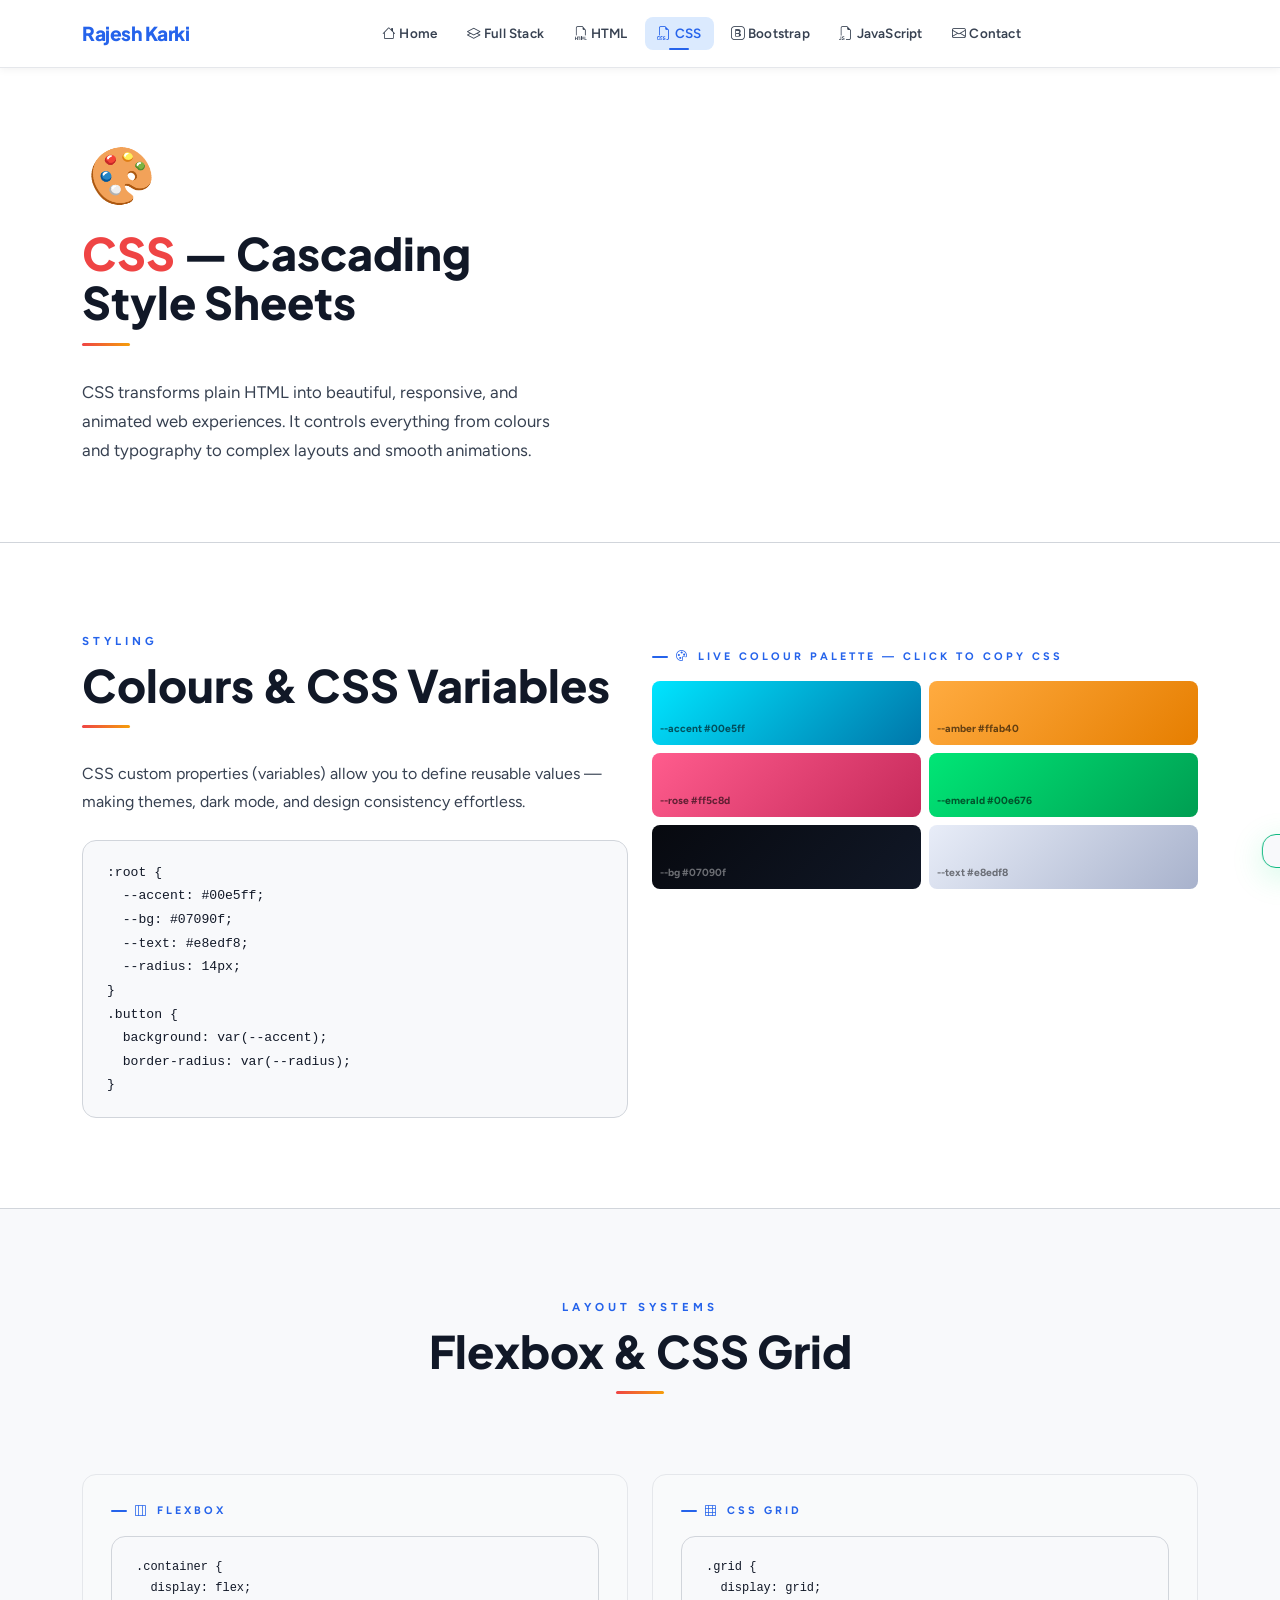
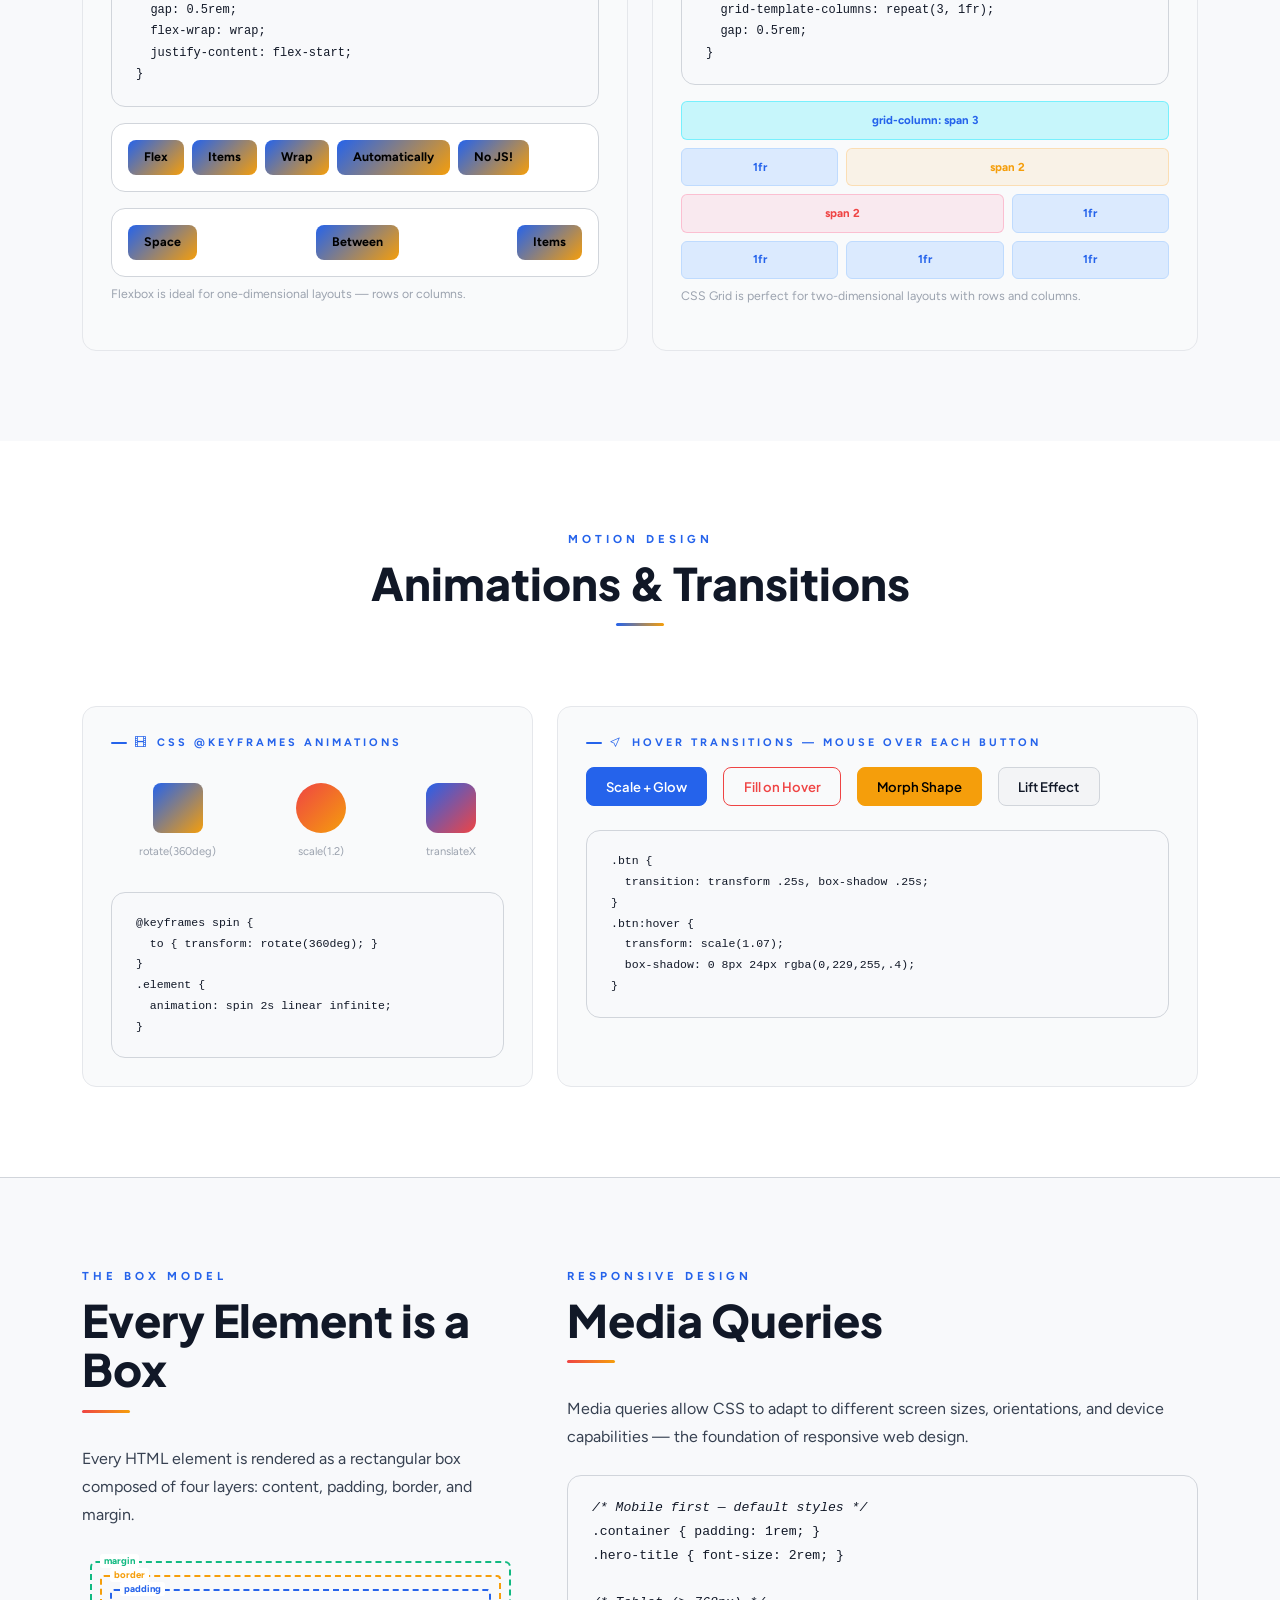
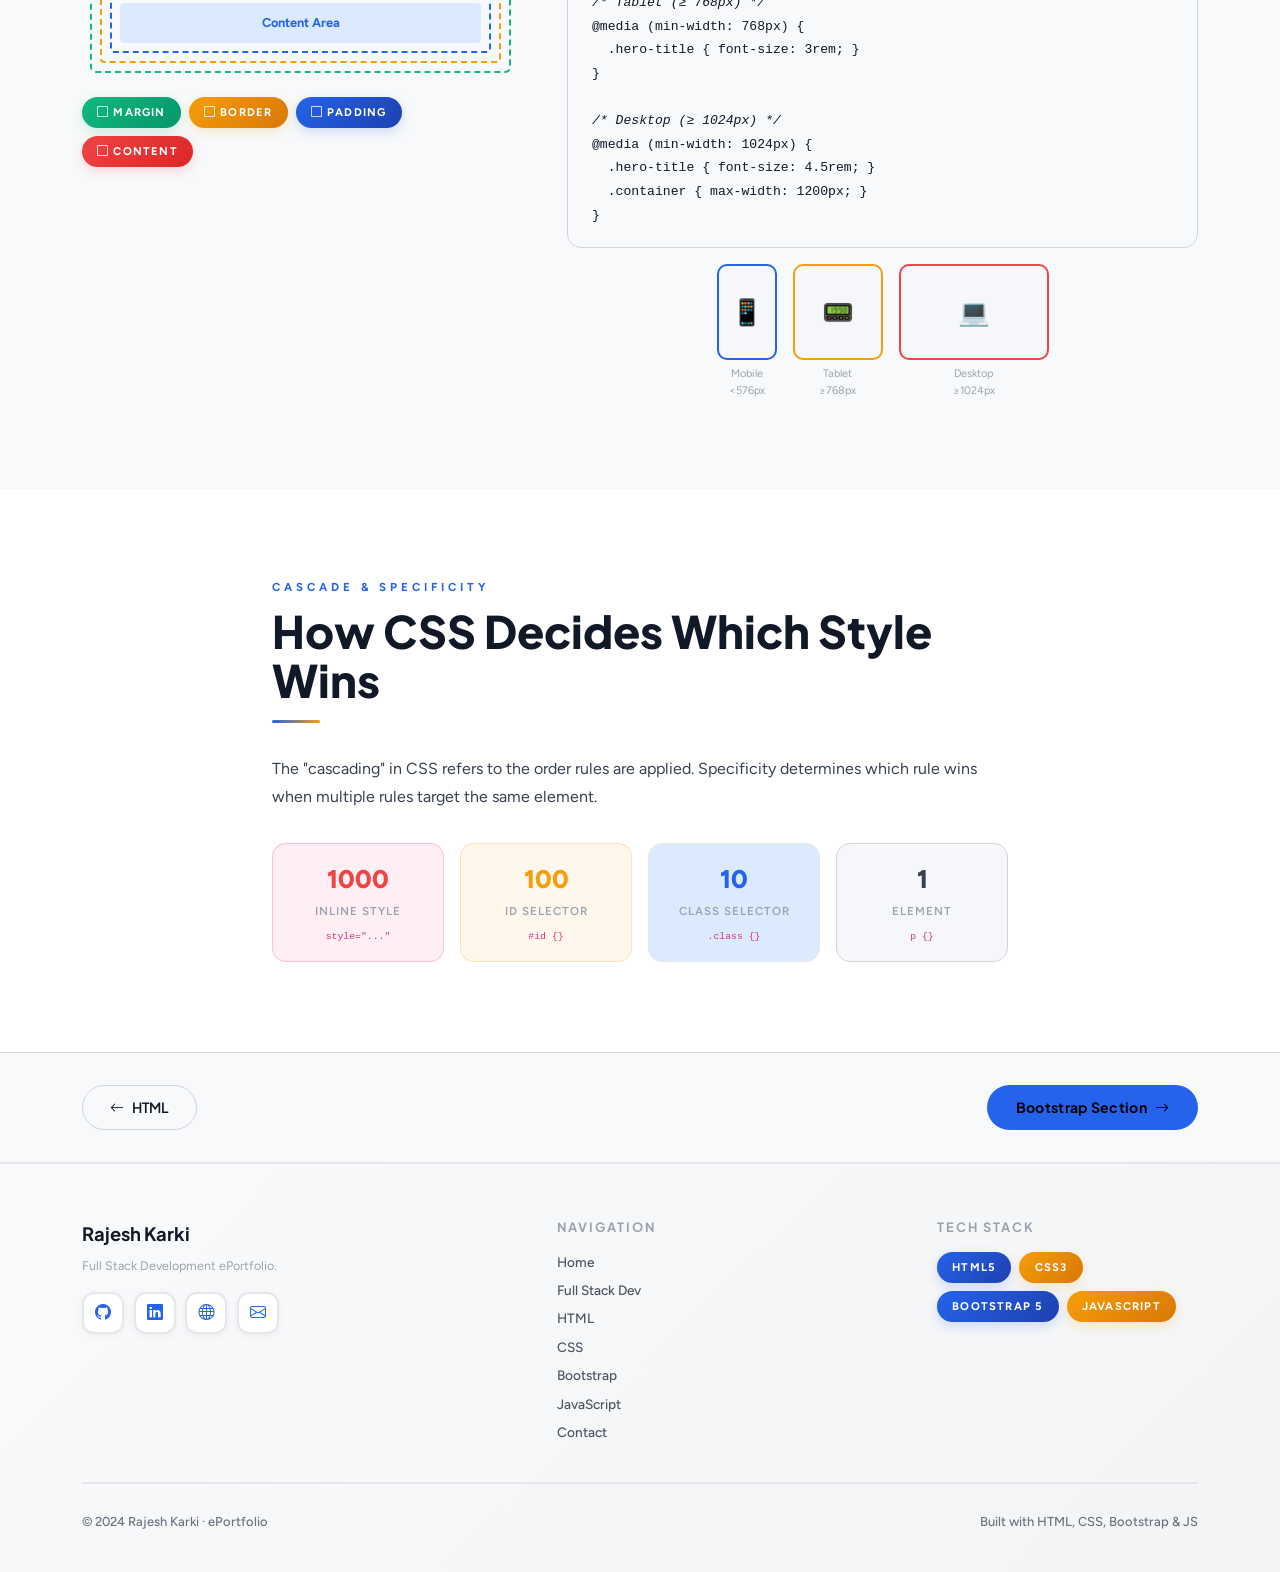
<file: css.html>
<!DOCTYPE html>
<html lang="en">
<head>
  <meta charset="UTF-8"/>
  <meta name="viewport" content="width=device-width, initial-scale=1.0"/>
  <title>Rajesh Karki</title>
  <link href="https://cdn.jsdelivr.net/npm/bootstrap@5.3.2/dist/css/bootstrap.min.css" rel="stylesheet"/>
  <link href="https://cdn.jsdelivr.net/npm/bootstrap-icons@1.11.3/font/bootstrap-icons.min.css" rel="stylesheet"/>
  <link href="https://fonts.googleapis.com/css2?family=Plus+Jakarta+Sans:wght@400;500;600;700;800&family=Figtree:wght@300;400;500;600&display=swap" rel="stylesheet"/>
  <link href="css/style.css" rel="stylesheet"/>
  <style>
    .demo-panel {
      background: #f9fafb; border: 1px solid #e5e7eb;
      border-radius: var(--radius); padding: 1.75rem; height: 100%;
    }
    /* Live animation demo balls */
    .ball-spin  { animation: css-spin  2s linear infinite; }
    .ball-pulse { animation: css-pulse 1.5s ease-in-out infinite; }
    .ball-shake { animation: css-shake 1s ease-in-out infinite; }
    @keyframes css-spin  { to { transform: rotate(360deg); } }
    @keyframes css-pulse { 0%,100%{transform:scale(1)} 50%{transform:scale(1.2)} }
    @keyframes css-shake { 0%,100%{transform:translateX(0)} 25%{transform:translateX(-6px)} 75%{transform:translateX(6px)} }

    /* Hover transition demos */
    .hover-demo-btn {
      padding: .55rem 1.2rem; border-radius: var(--radius-sm); font-weight: 600;
      font-size: .82rem; cursor: pointer; border: 1px solid;
      font-family: var(--font-head);
    }
    .hd-1 { background: #2563eb; color:#fff; border-color:#2563eb; transition: transform .25s, box-shadow .25s; }
    .hd-1:hover { transform:scale(1.07); box-shadow:0 8px 24px rgba(37, 99, 235, .4); }
    .hd-2 { background: transparent; color:#ef4444; border-color:#ef4444; transition: background .25s, color .25s; }
    .hd-2:hover { background:#ef4444; color:#fff; }
    .hd-3 { background: #f59e0b; color:#000; border-color:#f59e0b; transition: border-radius .3s, letter-spacing .3s; }
    .hd-3:hover { border-radius:0; letter-spacing:3px; }
    .hd-4 { background:#f3f4f6; color:#111827; border-color:#d1d5db; transition: transform .25s, background .25s; }
    .hd-4:hover { background:#e5e7eb; transform:translateY(-4px); }

    /* Grid demo */
    .grid-demo {
      display: grid;
      gap: .5rem;
    }
    .grid-cell {
      background: #dbeafe; border: 1px solid #bfdbfe;
      border-radius: 6px; padding: .6rem; text-align: center;
      font-size: .72rem; font-weight: 700; color: #2563eb;
      transition: background .2s;
    }
    .grid-cell:hover { background: #2563eb; color:#fff; }
    .grid-cell.span2 { grid-column: span 2; }
    .grid-cell.span3 { grid-column: span 3; }

    /* CSS Variables demo */
    .var-demo-box {
      border-radius: var(--radius-sm); padding: .7rem 1rem;
      font-family: 'Courier New', monospace; font-size: .78rem;
      border: 1px solid var(--border2); margin-bottom: .4rem;
    }
  </style>
</head>
<body>
<div class="grid-bg"></div>
<div class="orb orb-1"></div>
<div class="orb orb-2"></div>

<!-- NAVBAR -->
<nav class="navbar navbar-expand-lg fixed-top" id="mainNav">
  <div class="container">
    <a class="navbar-brand nav-brand" href="index.html">Rajesh Karki</a>
    <div class="d-flex align-items-center gap-2 order-lg-last">
      <button class="theme-btn" id="themeBtn" aria-label="Toggle theme"><i class="bi bi-sun-fill"></i></button>
      <button class="navbar-toggler ms-1" type="button" data-bs-toggle="collapse" data-bs-target="#navMenu">
        <span class="navbar-toggler-icon"></span>
      </button>
    </div>
    <div class="collapse navbar-collapse" id="navMenu">
      <ul class="navbar-nav mx-auto gap-1">
        <li class="nav-item"><a class="nav-link" href="index.html"><i class="bi bi-house me-1"></i>Home</a></li>
        <li class="nav-item"><a class="nav-link" href="about.html"><i class="bi bi-layers me-1"></i>Full Stack</a></li>
        <li class="nav-item"><a class="nav-link" href="html.html"><i class="bi bi-filetype-html me-1"></i>HTML</a></li>
        <li class="nav-item"><a class="nav-link" href="css.html"><i class="bi bi-filetype-css me-1"></i>CSS</a></li>
        <li class="nav-item"><a class="nav-link" href="bootstrap.html"><i class="bi bi-bootstrap me-1"></i>Bootstrap</a></li>
        <li class="nav-item"><a class="nav-link" href="javascript.html"><i class="bi bi-filetype-js me-1"></i>JavaScript</a></li>
        <li class="nav-item"><a class="nav-link" href="contact.html"><i class="bi bi-envelope me-1"></i>Contact</a></li>
      </ul>
    </div>
  </div>
</nav>

<div class="page-wrap">

  <!-- PAGE HERO -->
  <div class="page-hero">
    <div class="container">
      <i class="page-hero-icon">🎨</i>
      <h1 class="section-title"><span style="color:var(--rose)">CSS</span> — Cascading<br>Style Sheets</h1>
      <div class="divider" style="background:linear-gradient(90deg,var(--rose),var(--amber))"></div>
      <p class="section-lead max-w-md">CSS transforms plain HTML into beautiful, responsive, and animated web experiences. It controls everything from colours and typography to complex layouts and smooth animations.</p>
    </div>
  </div>

  <!-- COLOURS & VARIABLES -->
  <section>
    <div class="container">
      <div class="row align-items-start g-4">
        <div class="col-lg-6 reveal">
          <span class="eyebrow">Styling</span>
          <h2 class="section-title">Colours & CSS Variables</h2>
          <div class="divider" style="background:linear-gradient(90deg,var(--rose),var(--amber))"></div>
          <p style="color:var(--text2);line-height:1.75;margin-bottom:1.5rem;">CSS custom properties (variables) allow you to define reusable values — making themes, dark mode, and design consistency effortless.</p>
          <div class="code-block">
<span class="c-s">:root</span> {<br>
&nbsp;&nbsp;<span class="c-k">--accent</span>: <span class="c-v">#00e5ff</span>;<br>
&nbsp;&nbsp;<span class="c-k">--bg</span>: <span class="c-v">#07090f</span>;<br>
&nbsp;&nbsp;<span class="c-k">--text</span>: <span class="c-v">#e8edf8</span>;<br>
&nbsp;&nbsp;<span class="c-k">--radius</span>: <span class="c-v">14px</span>;<br>
}<br>
<span class="c-s">.button</span> {<br>
&nbsp;&nbsp;<span class="c-k">background</span>: <span class="c-v">var(--accent)</span>;<br>
&nbsp;&nbsp;<span class="c-k">border-radius</span>: <span class="c-v">var(--radius)</span>;<br>
}
          </div>
        </div>
        <div class="col-lg-6 reveal reveal-d2">
          <div class="demo-label" style="margin-top:1rem;"><i class="bi bi-palette"></i> Live Colour Palette — Click to Copy CSS</div>
          <div class="row g-2">
            <div class="col-6"><div class="swatch" style="background:linear-gradient(135deg,#00e5ff,#0077aa);" onclick="copyCSS('--accent: #00e5ff')"><span>--accent #00e5ff</span></div></div>
            <div class="col-6"><div class="swatch" style="background:linear-gradient(135deg,#ffab40,#e67e00);" onclick="copyCSS('--amber: #ffab40')"><span>--amber #ffab40</span></div></div>
            <div class="col-6"><div class="swatch" style="background:linear-gradient(135deg,#ff5c8d,#c62a5b);" onclick="copyCSS('--rose: #ff5c8d')"><span>--rose #ff5c8d</span></div></div>
            <div class="col-6"><div class="swatch" style="background:linear-gradient(135deg,#00e676,#009e52);" onclick="copyCSS('--emerald: #00e676')"><span>--emerald #00e676</span></div></div>
            <div class="col-6"><div class="swatch" style="background:linear-gradient(135deg,#07090f,#111827);" onclick="copyCSS('--bg: #07090f')" style="border:1px solid var(--border2)"><span style="color:rgba(255,255,255,.4)">--bg #07090f</span></div></div>
            <div class="col-6"><div class="swatch" style="background:linear-gradient(135deg,#e8edf8,#a8b2cc);" onclick="copyCSS('--text: #e8edf8')"><span style="color:rgba(0,0,0,.5)">--text #e8edf8</span></div></div>
          </div>
        </div>
      </div>
    </div>
  </section>

  <!-- FLEXBOX & GRID -->
  <section style="background:var(--bg2);border-top:1px solid var(--border2);">
    <div class="container">
      <div class="row justify-content-center mb-5">
        <div class="col-lg-6 text-center reveal">
          <span class="eyebrow">Layout Systems</span>
          <h2 class="section-title">Flexbox & CSS Grid</h2>
          <div class="divider centered" style="background:linear-gradient(90deg,var(--rose),var(--amber))"></div>
        </div>
      </div>
      <div class="row g-4">
        <!-- Flexbox -->
        <div class="col-lg-6 reveal reveal-d1">
          <div class="demo-panel">
            <div class="demo-label"><i class="bi bi-layout-three-columns"></i> Flexbox</div>
            <div class="code-block mb-3" style="font-size:.75rem;">
<span class="c-s">.container</span> {<br>
&nbsp;&nbsp;<span class="c-k">display</span>: <span class="c-v">flex</span>;<br>
&nbsp;&nbsp;<span class="c-k">gap</span>: <span class="c-v">0.5rem</span>;<br>
&nbsp;&nbsp;<span class="c-k">flex-wrap</span>: <span class="c-v">wrap</span>;<br>
&nbsp;&nbsp;<span class="c-k">justify-content</span>: <span class="c-v">flex-start</span>;<br>
}
            </div>
            <div class="flex-demo-area mb-3" style="display:flex;gap:.5rem;flex-wrap:wrap;">
              <div class="flex-item-demo">Flex</div>
              <div class="flex-item-demo">Items</div>
              <div class="flex-item-demo">Wrap</div>
              <div class="flex-item-demo">Automatically</div>
              <div class="flex-item-demo">No JS!</div>
            </div>
            <div class="flex-demo-area mb-2" style="display:flex;justify-content:space-between;align-items:center;gap:.4rem;">
              <div class="flex-item-demo">Space</div>
              <div class="flex-item-demo">Between</div>
              <div class="flex-item-demo">Items</div>
            </div>
            <p style="font-size:.77rem;color:var(--text3);margin-top:.5rem;">Flexbox is ideal for one-dimensional layouts — rows or columns.</p>
          </div>
        </div>
        <!-- Grid -->
        <div class="col-lg-6 reveal reveal-d2">
          <div class="demo-panel">
            <div class="demo-label"><i class="bi bi-grid-3x3"></i> CSS Grid</div>
            <div class="code-block mb-3" style="font-size:.75rem;">
<span class="c-s">.grid</span> {<br>
&nbsp;&nbsp;<span class="c-k">display</span>: <span class="c-v">grid</span>;<br>
&nbsp;&nbsp;<span class="c-k">grid-template-columns</span>: <span class="c-v">repeat(3, 1fr)</span>;<br>
&nbsp;&nbsp;<span class="c-k">gap</span>: <span class="c-v">0.5rem</span>;<br>
}
            </div>
            <div class="grid-demo mb-2" style="grid-template-columns:repeat(3,1fr)">
              <div class="grid-cell span3" style="background:rgba(0,229,255,.2);border-color:rgba(0,229,255,.4);">grid-column: span 3</div>
              <div class="grid-cell">1fr</div>
              <div class="grid-cell span2" style="background:rgba(255,171,64,.1);border-color:rgba(255,171,64,.3);color:var(--amber)">span 2</div>
              <div class="grid-cell span2" style="background:rgba(255,92,141,.1);border-color:rgba(255,92,141,.3);color:var(--rose)">span 2</div>
              <div class="grid-cell">1fr</div>
              <div class="grid-cell">1fr</div><div class="grid-cell">1fr</div><div class="grid-cell">1fr</div>
            </div>
            <p style="font-size:.77rem;color:var(--text3);margin-top:.5rem;">CSS Grid is perfect for two-dimensional layouts with rows and columns.</p>
          </div>
        </div>
      </div>
    </div>
  </section>

  <!-- ANIMATIONS & TRANSITIONS -->
  <section>
    <div class="container">
      <div class="row justify-content-center mb-5">
        <div class="col-lg-6 text-center reveal">
          <span class="eyebrow">Motion Design</span>
          <h2 class="section-title">Animations & Transitions</h2>
          <div class="divider centered"></div>
        </div>
      </div>
      <div class="row g-4">
        <!-- Keyframe Animations -->
        <div class="col-lg-5 reveal reveal-d1">
          <div class="demo-panel">
            <div class="demo-label"><i class="bi bi-film"></i> CSS @keyframes Animations</div>
            <div class="d-flex justify-content-around align-items-center flex-wrap gap-4 py-3">
              <div style="text-align:center;">
                <div class="ball-spin" style="width:50px;height:50px;border-radius:8px;background:linear-gradient(135deg,var(--accent),var(--amber));margin:0 auto 10px;"></div>
                <div style="font-size:.7rem;color:var(--text3);">rotate(360deg)</div>
              </div>
              <div style="text-align:center;">
                <div class="ball-pulse" style="width:50px;height:50px;border-radius:50%;background:linear-gradient(135deg,var(--rose),var(--amber));margin:0 auto 10px;"></div>
                <div style="font-size:.7rem;color:var(--text3);">scale(1.2)</div>
              </div>
              <div style="text-align:center;">
                <div class="ball-shake" style="width:50px;height:50px;border-radius:12px;background:linear-gradient(135deg,var(--accent),var(--rose));margin:0 auto 10px;"></div>
                <div style="font-size:.7rem;color:var(--text3);">translateX</div>
              </div>
            </div>
            <div class="code-block mt-3" style="font-size:.72rem;">
<span class="c-k">@keyframes</span> <span class="c-n">spin</span> {<br>
&nbsp;&nbsp;<span class="c-v">to</span> { <span class="c-k">transform</span>: <span class="c-v">rotate(360deg)</span>; }<br>
}<br>
<span class="c-s">.element</span> {<br>
&nbsp;&nbsp;<span class="c-k">animation</span>: <span class="c-v">spin 2s linear infinite</span>;<br>
}
            </div>
          </div>
        </div>
        <!-- Hover Transitions -->
        <div class="col-lg-7 reveal reveal-d2">
          <div class="demo-panel">
            <div class="demo-label"><i class="bi bi-cursor"></i> Hover Transitions — Mouse Over Each Button</div>
            <div class="d-flex flex-wrap gap-3 mb-4">
              <button class="hover-demo-btn hd-1">Scale + Glow</button>
              <button class="hover-demo-btn hd-2">Fill on Hover</button>
              <button class="hover-demo-btn hd-3">Morph Shape</button>
              <button class="hover-demo-btn hd-4">Lift Effect</button>
            </div>
            <div class="code-block" style="font-size:.72rem;">
<span class="c-s">.btn</span> {<br>
&nbsp;&nbsp;<span class="c-k">transition</span>: <span class="c-v">transform .25s, box-shadow .25s</span>;<br>
}<br>
<span class="c-s">.btn:hover</span> {<br>
&nbsp;&nbsp;<span class="c-k">transform</span>: <span class="c-v">scale(1.07)</span>;<br>
&nbsp;&nbsp;<span class="c-k">box-shadow</span>: <span class="c-v">0 8px 24px rgba(0,229,255,.4)</span>;<br>
}
            </div>
          </div>
        </div>
      </div>
    </div>
  </section>

  <!-- BOX MODEL & RESPONSIVE -->
  <section style="background:var(--bg2);border-top:1px solid var(--border2);">
    <div class="container">
      <div class="row g-5 align-items-start">
        <!-- Box Model -->
        <div class="col-lg-5 reveal">
          <span class="eyebrow">The Box Model</span>
          <h2 class="section-title">Every Element is a Box</h2>
          <div class="divider" style="background:linear-gradient(90deg,var(--rose),var(--amber))"></div>
          <p style="color:var(--text2);line-height:1.75;margin-bottom:1.5rem;">Every HTML element is rendered as a rectangular box composed of four layers: content, padding, border, and margin.</p>
          <div class="box-model-wrap">
            <div class="bm-margin">
              <span class="bm-label" style="color:var(--emerald);">margin</span>
              <div class="bm-border">
                <span class="bm-label" style="color:var(--amber);">border</span>
                <div class="bm-padding">
                  <span class="bm-label" style="color:var(--accent);">padding</span>
                  <div class="bm-content">Content Area</div>
                </div>
              </div>
            </div>
          </div>
          <div class="mt-3 d-flex flex-wrap gap-2" style="font-size:.8rem;">
            <span class="chip-emerald"><i class="bi bi-square me-1"></i>margin</span>
            <span class="chip-amber"><i class="bi bi-square me-1"></i>border</span>
            <span class="chip"><i class="bi bi-square me-1"></i>padding</span>
            <span class="chip-rose"><i class="bi bi-square me-1"></i>content</span>
          </div>
        </div>
        <!-- Responsive Media Queries -->
        <div class="col-lg-7 reveal reveal-d2">
          <span class="eyebrow">Responsive Design</span>
          <h2 class="section-title">Media Queries</h2>
          <div class="divider" style="background:linear-gradient(90deg,var(--rose),var(--amber))"></div>
          <p style="color:var(--text2);line-height:1.75;margin-bottom:1.5rem;">Media queries allow CSS to adapt to different screen sizes, orientations, and device capabilities — the foundation of responsive web design.</p>
          <div class="code-block mb-3">
<span class="c-c">/* Mobile first — default styles */</span><br>
<span class="c-s">.container</span> { <span class="c-k">padding</span>: <span class="c-v">1rem</span>; }<br>
<span class="c-s">.hero-title</span> { <span class="c-k">font-size</span>: <span class="c-v">2rem</span>; }<br><br>
<span class="c-c">/* Tablet (≥ 768px) */</span><br>
<span class="c-k">@media</span> (<span class="c-s">min-width</span>: <span class="c-v">768px</span>) {<br>
&nbsp;&nbsp;<span class="c-s">.hero-title</span> { <span class="c-k">font-size</span>: <span class="c-v">3rem</span>; }<br>
}<br><br>
<span class="c-c">/* Desktop (≥ 1024px) */</span><br>
<span class="c-k">@media</span> (<span class="c-s">min-width</span>: <span class="c-v">1024px</span>) {<br>
&nbsp;&nbsp;<span class="c-s">.hero-title</span> { <span class="c-k">font-size</span>: <span class="c-v">4.5rem</span>; }<br>
&nbsp;&nbsp;<span class="c-s">.container</span> { <span class="c-k">max-width</span>: <span class="c-v">1200px</span>; }<br>
}
          </div>
          <div class="d-flex gap-3 flex-wrap justify-content-center">
            <div style="text-align:center">
              <div style="width:60px;height:96px;background:var(--surface2);border:2px solid var(--accent);border-radius:10px;display:flex;align-items:center;justify-content:center;font-size:1.6rem;margin:0 auto 6px">📱</div>
              <div style="font-size:.68rem;color:var(--text3);">Mobile<br>&lt;576px</div>
            </div>
            <div style="text-align:center">
              <div style="width:90px;height:96px;background:var(--surface2);border:2px solid var(--amber);border-radius:10px;display:flex;align-items:center;justify-content:center;font-size:1.6rem;margin:0 auto 6px">📟</div>
              <div style="font-size:.68rem;color:var(--text3);">Tablet<br>≥768px</div>
            </div>
            <div style="text-align:center">
              <div style="width:150px;height:96px;background:var(--surface2);border:2px solid var(--rose);border-radius:10px;display:flex;align-items:center;justify-content:center;font-size:1.6rem;margin:0 auto 6px">💻</div>
              <div style="font-size:.68rem;color:var(--text3);">Desktop<br>≥1024px</div>
            </div>
          </div>
        </div>
      </div>
    </div>
  </section>

  <!-- CSS SPECIFICITY -->
  <section>
    <div class="container">
      <div class="row justify-content-center">
        <div class="col-lg-8 reveal">
          <span class="eyebrow">Cascade & Specificity</span>
          <h2 class="section-title">How CSS Decides Which Style Wins</h2>
          <div class="divider"></div>
          <p style="color:var(--text2);line-height:1.75;margin-bottom:2rem;">The "cascading" in CSS refers to the order rules are applied. Specificity determines which rule wins when multiple rules target the same element.</p>
          <div class="row g-3">
            <div class="col-6 col-md-3">
              <div style="background:rgba(255,92,141,.1);border:1px solid rgba(255,92,141,.3);border-radius:var(--radius);padding:1rem;text-align:center;">
                <div style="font-size:1.6rem;font-weight:800;color:var(--rose);margin-bottom:.3rem;">1000</div>
                <div style="font-size:.72rem;color:var(--text3);font-weight:600;text-transform:uppercase;letter-spacing:1px;">Inline Style</div>
                <div style="font-size:.7rem;color:var(--text3);margin-top:.4rem;"><code>style="..."</code></div>
              </div>
            </div>
            <div class="col-6 col-md-3">
              <div style="background:rgba(255,171,64,.1);border:1px solid rgba(255,171,64,.3);border-radius:var(--radius);padding:1rem;text-align:center;">
                <div style="font-size:1.6rem;font-weight:800;color:var(--amber);margin-bottom:.3rem;">100</div>
                <div style="font-size:.72rem;color:var(--text3);font-weight:600;text-transform:uppercase;letter-spacing:1px;">ID Selector</div>
                <div style="font-size:.7rem;color:var(--text3);margin-top:.4rem;"><code>#id {}</code></div>
              </div>
            </div>
            <div class="col-6 col-md-3">
              <div style="background:var(--accent-dim);border:1px solid var(--border);border-radius:var(--radius);padding:1rem;text-align:center;">
                <div style="font-size:1.6rem;font-weight:800;color:var(--accent);margin-bottom:.3rem;">10</div>
                <div style="font-size:.72rem;color:var(--text3);font-weight:600;text-transform:uppercase;letter-spacing:1px;">Class Selector</div>
                <div style="font-size:.7rem;color:var(--text3);margin-top:.4rem;"><code>.class {}</code></div>
              </div>
            </div>
            <div class="col-6 col-md-3">
              <div style="background:var(--surface2);border:1px solid var(--border2);border-radius:var(--radius);padding:1rem;text-align:center;">
                <div style="font-size:1.6rem;font-weight:800;color:var(--text2);margin-bottom:.3rem;">1</div>
                <div style="font-size:.72rem;color:var(--text3);font-weight:600;text-transform:uppercase;letter-spacing:1px;">Element</div>
                <div style="font-size:.7rem;color:var(--text3);margin-top:.4rem;"><code>p {}</code></div>
              </div>
            </div>
          </div>
        </div>
      </div>
    </div>
  </section>

  <!-- PAGE NAV -->
  <div style="border-top:1px solid var(--border2);padding:2rem 0;background:var(--bg2);">
    <div class="container d-flex justify-content-between flex-wrap gap-3">
      <a href="html.html" class="btn-outline-custom"><i class="bi bi-arrow-left"></i> HTML</a>
      <a href="bootstrap.html" class="btn-primary-custom">Bootstrap Section <i class="bi bi-arrow-right"></i></a>
    </div>
  </div>
</div>

<!-- FOOTER -->
<footer>
  <div class="container">
    <div class="row g-4 align-items-start justify-content-between">
      <div class="col-lg-4">
        <div class="footer-brand">Rajesh Karki</div>
        <p class="text-small text-gray max-w-sm mt-xs">Full Stack Development ePortfolio.</p>
        <div class="footer-socials mt-3">
          <a href="https://github.com/rajeshkarki9" target="_blank" title="GitHub"><i class="bi bi-github"></i></a>
          <a href="https://www.linkedin.com/in/rajesh-karki-478a9b274/" target="_blank" title="LinkedIn"><i class="bi bi-linkedin"></i></a>
          <a href="https://karkirajesh.com.np/" target="_blank" title="Website"><i class="bi bi-globe"></i></a>
          <a href="mailto:ctit25e.rjs@ismt.edu.np" title="Email"><i class="bi bi-envelope"></i></a>
        </div>
      </div>
      <div class="col-sm-6 col-lg-3">
        <h6 style="font-family:var(--font-head);font-size:.8rem;font-weight:700;letter-spacing:2px;text-transform:uppercase;color:var(--text3);margin-bottom:1rem;">Navigation</h6>
        <div class="footer-nav-links d-flex flex-column gap-2">
          <a href="index.html">Home</a><a href="about.html">Full Stack Dev</a><a href="html.html">HTML</a>
          <a href="css.html">CSS</a><a href="bootstrap.html">Bootstrap</a><a href="javascript.html">JavaScript</a><a href="contact.html">Contact</a>
        </div>
      </div>
      <div class="col-sm-6 col-lg-3">
        <h6 style="font-family:var(--font-head);font-size:.8rem;font-weight:700;letter-spacing:2px;text-transform:uppercase;color:var(--text3);margin-bottom:1rem;">Tech Stack</h6>
        <div class="d-flex flex-wrap gap-2"><span class="chip">HTML5</span><span class="chip-amber">CSS3</span><span class="chip">Bootstrap 5</span><span class="chip-amber">JavaScript</span></div>
      </div>
    </div>
    <div class="footer-copy d-flex flex-wrap justify-content-between align-items-center gap-2">
      <span>© 2024 Rajesh Karki · ePortfolio</span>
      <span>Built with HTML, CSS, Bootstrap &amp; JS</span>
    </div>
  </div>
</footer>

<button id="backTop" aria-label="Back to top"><i class="bi bi-arrow-up"></i></button>
<div id="toast"></div>
<script src="https://cdn.jsdelivr.net/npm/bootstrap@5.3.2/dist/js/bootstrap.bundle.min.js"></script>
<script src="js/script.js"></script>
</body>
</html>
</file>
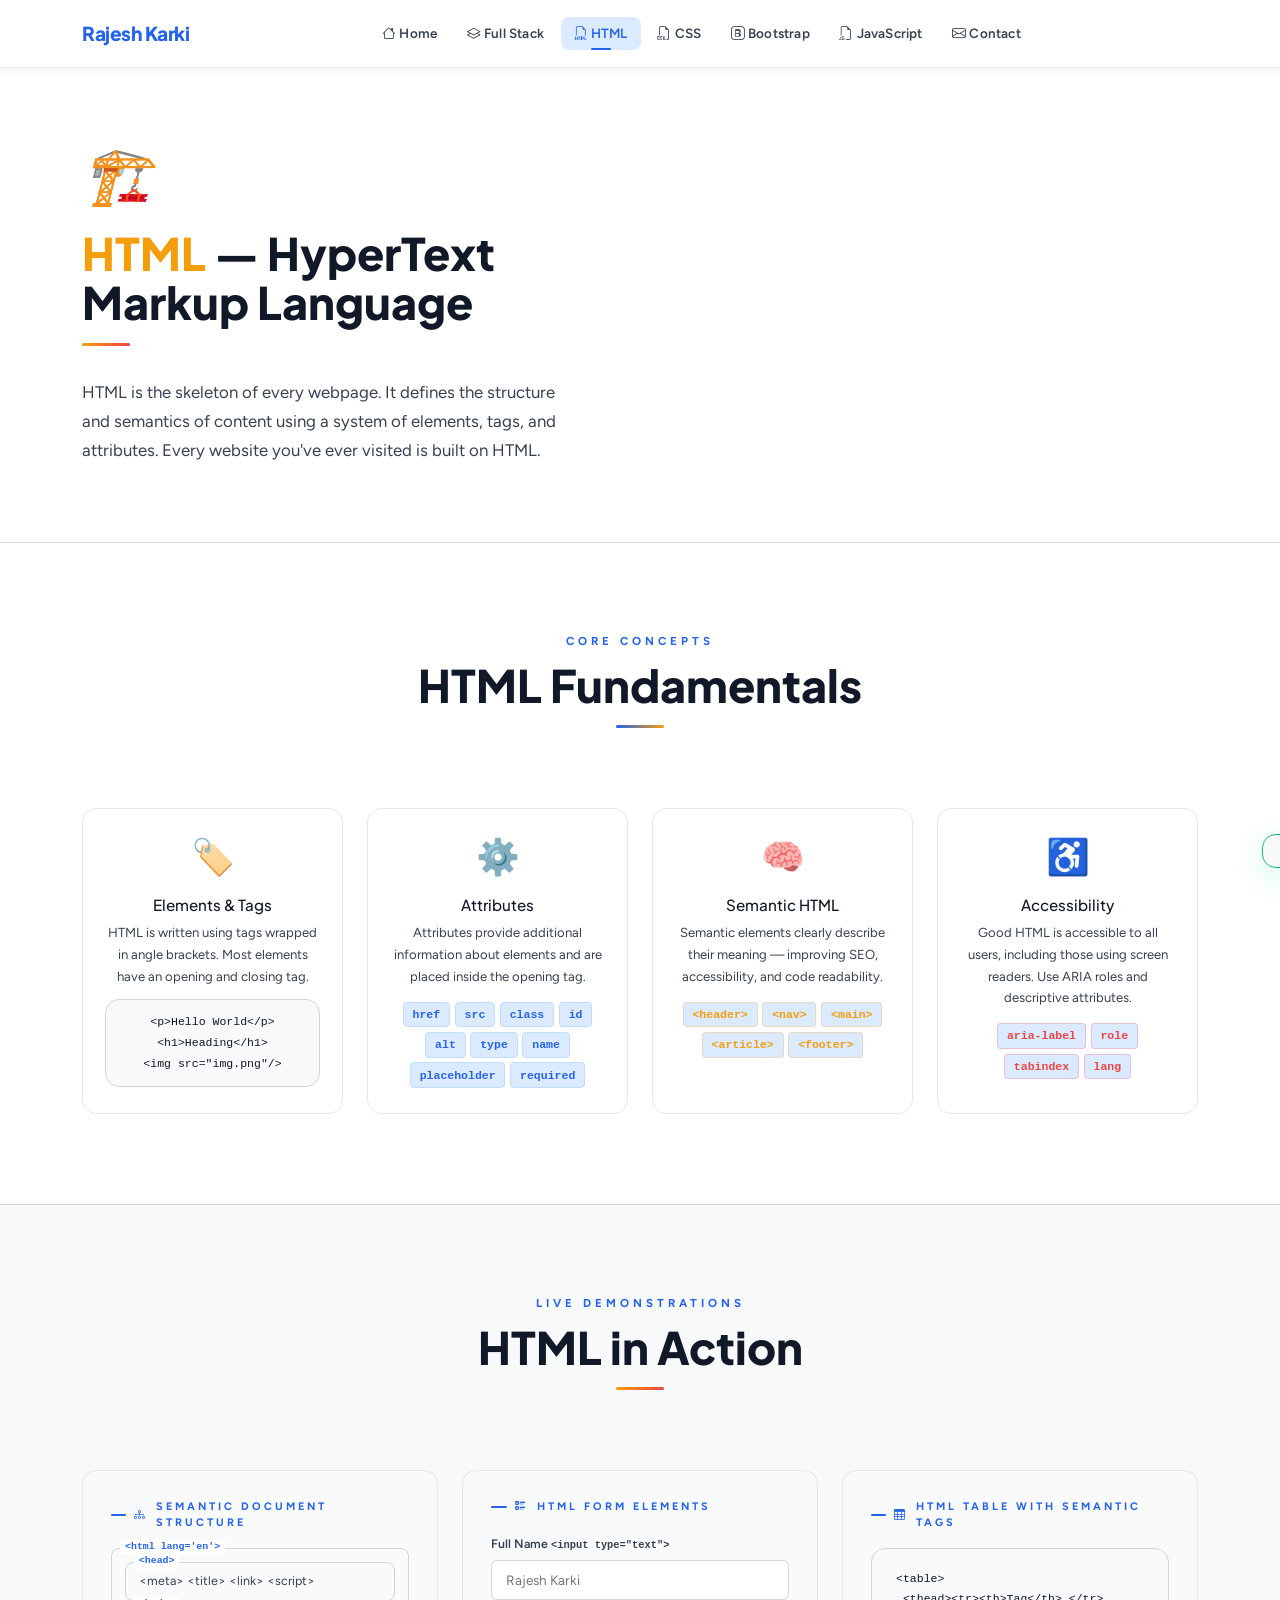
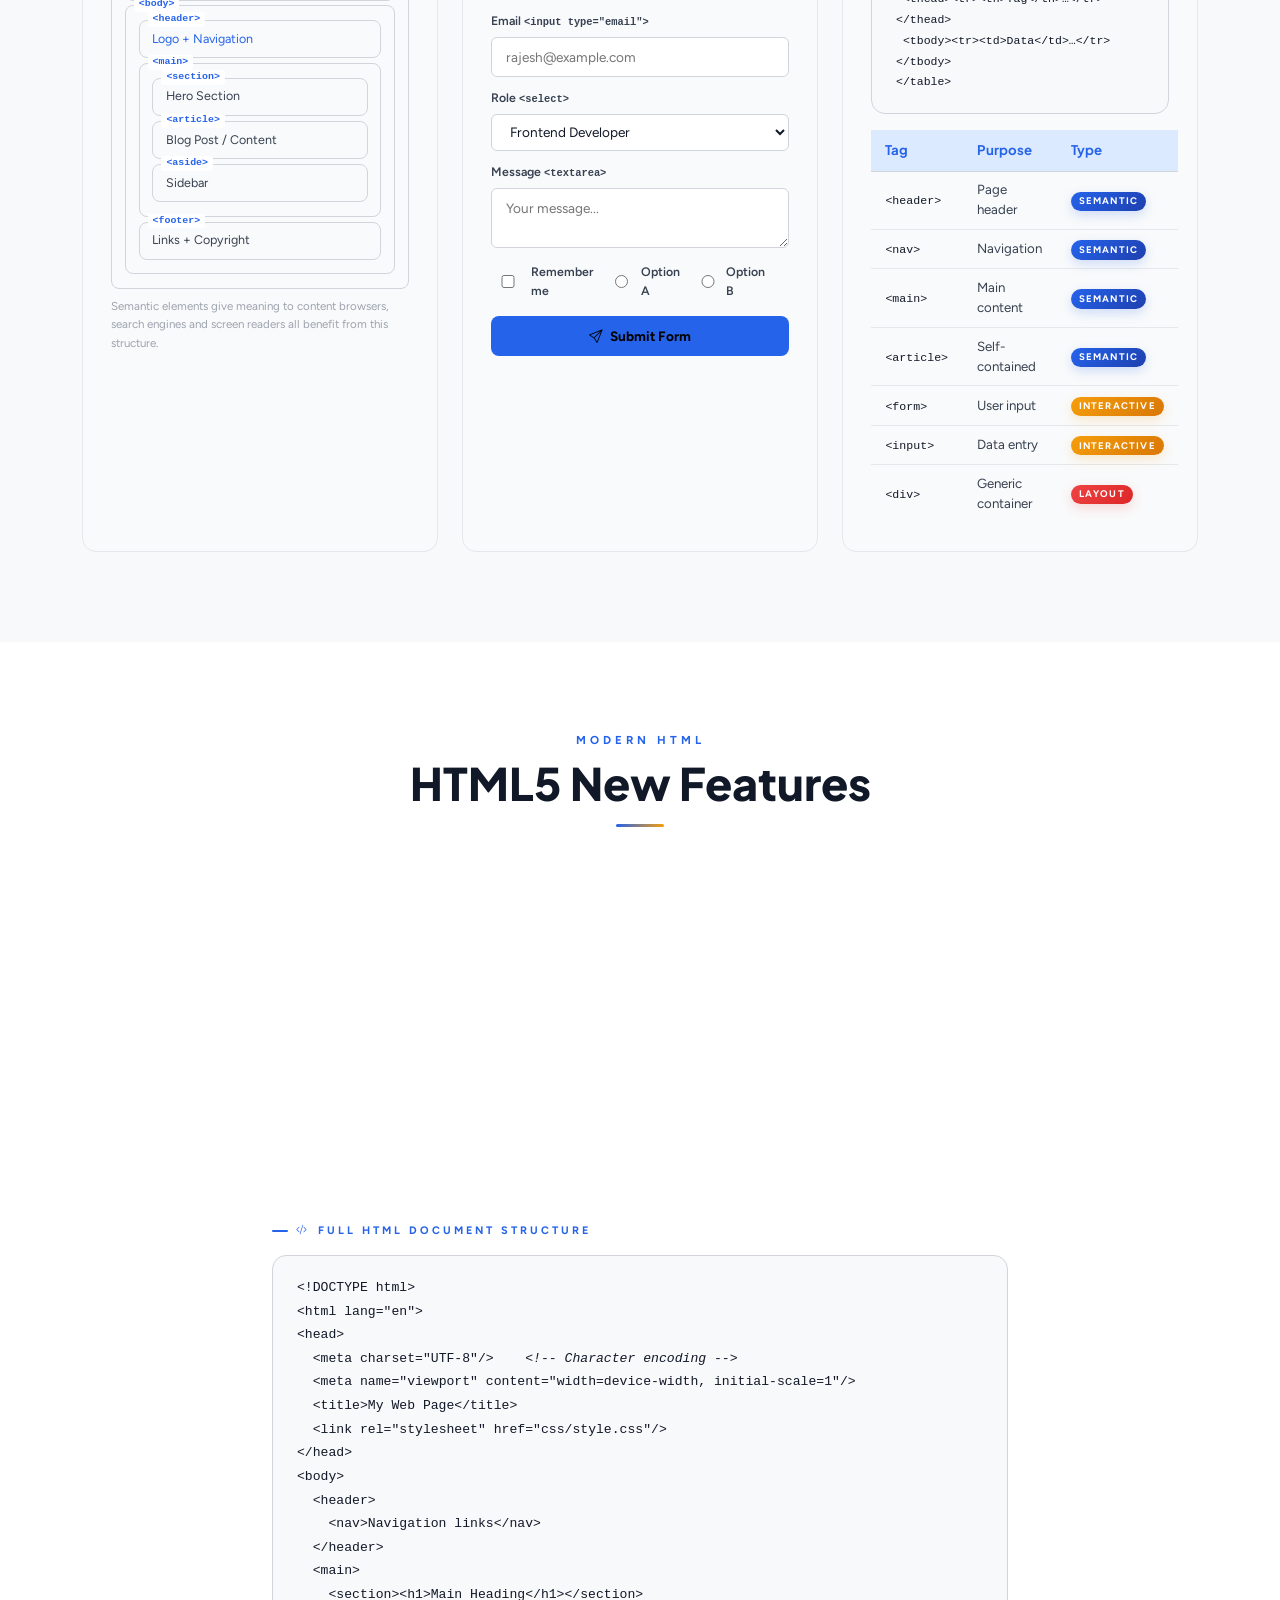
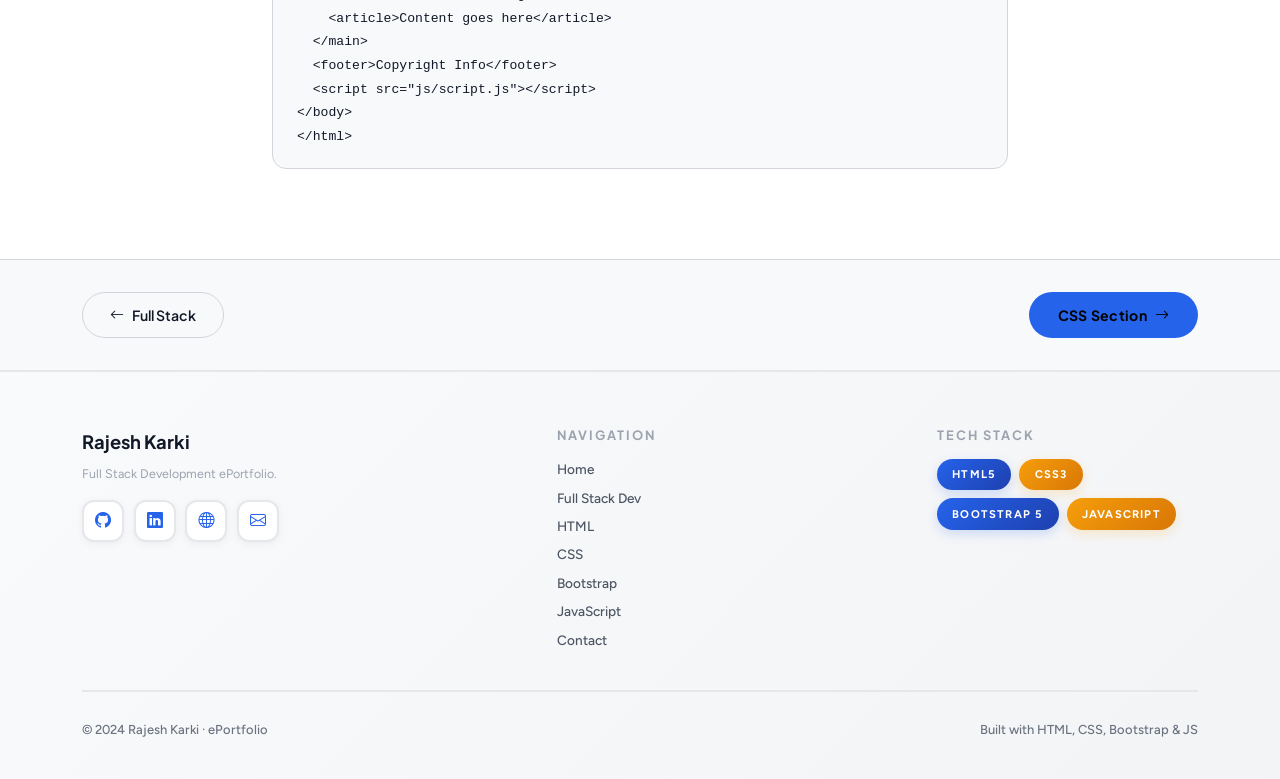
<file: html.html>
<!DOCTYPE html>
<html lang="en">
<head>
  <meta charset="UTF-8"/>
  <meta name="viewport" content="width=device-width, initial-scale=1.0"/>
  <title>Rajesh Karki</title>
  <link href="https://cdn.jsdelivr.net/npm/bootstrap@5.3.2/dist/css/bootstrap.min.css" rel="stylesheet"/>
  <link href="https://cdn.jsdelivr.net/npm/bootstrap-icons@1.11.3/font/bootstrap-icons.min.css" rel="stylesheet"/>
  <link href="https://fonts.googleapis.com/css2?family=Plus+Jakarta+Sans:wght@400;500;600;700;800&family=Figtree:wght@300;400;500;600&display=swap" rel="stylesheet"/>
  <link href="css/style.css" rel="stylesheet"/>
  <style>
    .demo-area {
      background: #f9fafb; border: 1px solid #e5e7eb;
      border-radius: var(--radius); padding: 1.75rem; height: 100%;
    }
    .concept-card {
      background: #ffffff; border: 1px solid #e5e7eb;
      border-radius: var(--radius); padding: 1.4rem;
      transition: var(--transition); height: 100%;
    }
    .concept-card:hover { border-color: #d1d5db; transform: translateY(-4px); }
    .attr-pill {
      display: inline-block; font-family: 'Courier New', monospace;
      font-size: .72rem; padding: .2rem .55rem; border-radius: 4px;
      background: #dbeafe; color: #2563eb;
      border: 1px solid #bfdbfe; margin: .15rem;
    }
    /* Live form demo styles */
    .form-demo input, .form-demo select, .form-demo textarea {
      width: 100%; background: #ffffff; border: 1px solid #d1d5db;
      border-radius: 6px; color: #111827; font-family: var(--font-body);
      font-size: .85rem; padding: .55rem .85rem; margin-top: .3rem;
      outline: none; transition: border-color .2s;
    }
    .form-demo input:focus, .form-demo select:focus, .form-demo textarea:focus {
      border-color: var(--accent);
    }
    .form-demo label { font-size: .77rem; color: #374151; font-weight: 600; }
    .form-demo select option { background: #ffffff; }
  </style>
</head>
<body>
<div class="grid-bg"></div>
<div class="orb orb-1"></div>
<div class="orb orb-2"></div>

<!-- NAVBAR -->
<nav class="navbar navbar-expand-lg fixed-top" id="mainNav">
  <div class="container">
    <a class="navbar-brand nav-brand" href="index.html">Rajesh Karki</a>
    <div class="d-flex align-items-center gap-2 order-lg-last">
      <button class="theme-btn" id="themeBtn" aria-label="Toggle theme"><i class="bi bi-sun-fill"></i></button>
      <button class="navbar-toggler ms-1" type="button" data-bs-toggle="collapse" data-bs-target="#navMenu">
        <span class="navbar-toggler-icon"></span>
      </button>
    </div>
    <div class="collapse navbar-collapse" id="navMenu">
      <ul class="navbar-nav mx-auto gap-1">
        <li class="nav-item"><a class="nav-link" href="index.html"><i class="bi bi-house me-1"></i>Home</a></li>
        <li class="nav-item"><a class="nav-link" href="about.html"><i class="bi bi-layers me-1"></i>Full Stack</a></li>
        <li class="nav-item"><a class="nav-link" href="html.html"><i class="bi bi-filetype-html me-1"></i>HTML</a></li>
        <li class="nav-item"><a class="nav-link" href="css.html"><i class="bi bi-filetype-css me-1"></i>CSS</a></li>
        <li class="nav-item"><a class="nav-link" href="bootstrap.html"><i class="bi bi-bootstrap me-1"></i>Bootstrap</a></li>
        <li class="nav-item"><a class="nav-link" href="javascript.html"><i class="bi bi-filetype-js me-1"></i>JavaScript</a></li>
        <li class="nav-item"><a class="nav-link" href="contact.html"><i class="bi bi-envelope me-1"></i>Contact</a></li>
      </ul>
    </div>
  </div>
</nav>

<div class="page-wrap">

  <!-- PAGE HERO -->
  <div class="page-hero">
    <div class="container">
      <i class="page-hero-icon">🏗️</i>
      <h1 class="section-title"><span class="highlight-amber">HTML</span> — HyperText<br>Markup Language</h1>
      <div class="divider gradient-amber-rose"></div>
      <p class="section-lead max-w-md">HTML is the skeleton of every webpage. It defines the structure and semantics of content using a system of elements, tags, and attributes. Every website you've ever visited is built on HTML.</p>
    </div>
  </div>

  <!-- CORE CONCEPTS -->
  <section>
    <div class="container">
      <div class="row justify-content-center mb-5">
        <div class="col-lg-6 text-center reveal">
          <span class="eyebrow">Core Concepts</span>
          <h2 class="section-title">HTML Fundamentals</h2>
          <div class="divider centered"></div>
        </div>
      </div>
      <div class="row g-4">
        <div class="col-sm-6 col-lg-3 reveal reveal-d1">
          <div class="concept-card text-center">
            <div class="icon-xl">🏷️</div>
            <h5 class="h5-custom">Elements & Tags</h5>
            <p class="text-md mb-sm">HTML is written using tags wrapped in angle brackets. Most elements have an opening and closing tag.</p>
            <div class="code-block" style="font-size:.72rem;padding:.75rem;">
              <span class="c-s">&lt;p&gt;</span>Hello World<span class="c-s">&lt;/p&gt;</span><br>
              <span class="c-s">&lt;h1&gt;</span>Heading<span class="c-s">&lt;/h1&gt;</span><br>
              <span class="c-s">&lt;img</span> <span class="c-k">src</span>=<span class="c-v">"img.png"</span><span class="c-s">/&gt;</span>
            </div>
          </div>
        </div>
        <div class="col-sm-6 col-lg-3 reveal reveal-d2">
          <div class="concept-card text-center">
            <div class="icon-xl">⚙️</div>
            <h5 class="h5-custom">Attributes</h5>
            <p class="text-md mb-sm">Attributes provide additional information about elements and are placed inside the opening tag.</p>
            <div>
              <span class="attr-pill">href</span><span class="attr-pill">src</span><span class="attr-pill">class</span><span class="attr-pill">id</span><span class="attr-pill">alt</span><span class="attr-pill">type</span><span class="attr-pill">name</span><span class="attr-pill">placeholder</span><span class="attr-pill">required</span>
            </div>
          </div>
        </div>
        <div class="col-sm-6 col-lg-3 reveal reveal-d3">
          <div class="concept-card text-center">
            <div class="icon-xl">🧠</div>
            <h5 class="h5-custom">Semantic HTML</h5>
            <p class="text-md mb-sm">Semantic elements clearly describe their meaning — improving SEO, accessibility, and code readability.</p>
            <div>
              <span class="attr-pill amber">&lt;header&gt;</span><span class="attr-pill amber">&lt;nav&gt;</span><span class="attr-pill amber">&lt;main&gt;</span><span class="attr-pill amber">&lt;article&gt;</span><span class="attr-pill amber">&lt;footer&gt;</span>
            </div>
          </div>
        </div>
        <div class="col-sm-6 col-lg-3 reveal reveal-d4">
          <div class="concept-card text-center">
            <div style="font-size:2.2rem;margin-bottom:.75rem;">♿</div>
            <h5 style="font-family:var(--font-head);font-size:.95rem;margin-bottom:.5rem;">Accessibility</h5>
            <p style="color:var(--text2);font-size:.82rem;line-height:1.65;margin-bottom:.75rem;">Good HTML is accessible to all users, including those using screen readers. Use ARIA roles and descriptive attributes.</p>
            <div>
              <span class="attr-pill rose">aria-label</span><span class="attr-pill rose">role</span><span class="attr-pill rose">tabindex</span><span class="attr-pill rose">lang</span>
            </div>
          </div>
        </div>
      </div>
    </div>
  </section>

  <!-- LIVE DEMOS -->
  <section class="section-bg-light">
    <div class="container">
      <div class="row justify-content-center mb-5">
        <div class="col-lg-6 text-center reveal">
          <span class="eyebrow">Live Demonstrations</span>
          <h2 class="section-title">HTML in Action</h2>
          <div class="divider centered gradient-amber-rose"></div>
        </div>
      </div>
      <div class="row g-4">

        <!-- Semantic Structure Visual -->
        <div class="col-lg-4 reveal reveal-d1">
          <div class="demo-area">
            <div class="demo-label"><i class="bi bi-diagram-3"></i> Semantic Document Structure</div>
            <div class="sem-box" data-t="&lt;html lang='en'&gt;">
              <div class="sem-box" data-t="&lt;head&gt;" class="text-smaller">
                &lt;meta&gt; &lt;title&gt; &lt;link&gt; &lt;script&gt;
              </div>
              <div class="sem-box" data-t="&lt;body&gt;">
                <div class="sem-box" data-t="&lt;header&gt;" style="color:var(--accent);">Logo + Navigation</div>
                <div class="sem-box" data-t="&lt;main&gt;">
                  <div class="sem-box" data-t="&lt;section&gt;" class="text-amber">Hero Section</div>
                  <div class="sem-box" data-t="&lt;article&gt;" class="text-amber">Blog Post / Content</div>
                  <div class="sem-box" data-t="&lt;aside&gt;" class="text-amber">Sidebar</div>
                </div>
                <div class="sem-box" data-t="&lt;footer&gt;" class="text-rose">Links + Copyright</div>
              </div>
            </div>
            <p class="text-smaller line-height-sm mt-xs">Semantic elements give meaning to content browsers, search engines and screen readers all benefit from this structure.</p>
          </div>
        </div>

        <!-- HTML Form Demo -->
        <div class="col-lg-4 reveal reveal-d2">
          <div class="demo-area">
            <div class="demo-label"><i class="bi bi-ui-checks"></i> HTML Form Elements</div>
            <form class="form-demo" onsubmit="return false;">
              <div class="mb-2">
                <label>Full Name <code class="code-small">&lt;input type="text"&gt;</code></label>
                <input type="text" placeholder="Rajesh Karki">
              </div>
              <div class="mb-2">
                <label>Email <code class="code-small">&lt;input type="email"&gt;</code></label>
                <input type="email" placeholder="rajesh@example.com">
              </div>
              <div class="mb-2">
                <label>Role <code class="code-small">&lt;select&gt;</code></label>
                <select title="Select your role">
                  <option>Frontend Developer</option>
                  <option>Backend Developer</option>
                  <option>Full Stack Developer</option>
                  <option>UI/UX Designer</option>
                </select>
              </div>
              <div class="mb-2">
                <label>Message <code class="code-small">&lt;textarea&gt;</code></label>
                <textarea rows="2" placeholder="Your message..."></textarea>
              </div>
              <div class="d-flex gap-3 mb-3" style="font-size:.82rem;color:#374151;">
                <label class="flex-start gap-xs"><input type="checkbox" style="accent-color:var(--accent);margin:0"> Remember me</label>
                <label class="flex-start gap-xs"><input type="radio" name="r" style="accent-color:var(--amber);margin:0"> Option A</label>
                <label class="flex-start gap-xs"><input type="radio" name="r" style="accent-color:var(--amber);margin:0"> Option B</label>
              </div>
              <button type="submit" style="width:100%;background:var(--accent);color:#000;border:none;border-radius:8px;padding:.6rem;font-weight:700;font-size:.85rem;cursor:pointer;transition:.2s;" onmouseenter="this.style.opacity='.85'" onmouseleave="this.style.opacity='1'">
                <i class="bi bi-send me-1"></i> Submit Form
              </button>
            </form>
          </div>
        </div>

        <!-- HTML Table -->
        <div class="col-lg-4 reveal reveal-d3">
          <div class="demo-area">
            <div class="demo-label"><i class="bi bi-table"></i> HTML Table with Semantic Tags</div>
            <div class="code-block mb-3" style="font-size:.72rem;">
              <span class="c-s">&lt;table&gt;</span><br>
              &nbsp;<span class="c-s">&lt;thead&gt;&lt;tr&gt;&lt;th&gt;</span>Tag<span class="c-s">&lt;/th&gt;…&lt;/tr&gt;&lt;/thead&gt;</span><br>
              &nbsp;<span class="c-s">&lt;tbody&gt;&lt;tr&gt;&lt;td&gt;</span>Data<span class="c-s">&lt;/td&gt;…&lt;/tr&gt;&lt;/tbody&gt;</span><br>
              <span class="c-s">&lt;/table&gt;</span>
            </div>
            <table class="demo-table">
              <thead>
                <tr><th>Tag</th><th>Purpose</th><th>Type</th></tr>
              </thead>
              <tbody>
                <tr><td><code style="color:#111827">&lt;header&gt;</code></td><td>Page header</td><td><span class="chip" style="font-size:.6rem;padding:.15rem .5rem;">Semantic</span></td></tr>
                <tr><td><code style="color:#111827">&lt;nav&gt;</code></td><td>Navigation</td><td><span class="chip" style="font-size:.6rem;padding:.15rem .5rem;">Semantic</span></td></tr>
                <tr><td><code style="color:#111827">&lt;main&gt;</code></td><td>Main content</td><td><span class="chip" style="font-size:.6rem;padding:.15rem .5rem;">Semantic</span></td></tr>
                <tr><td><code style="color:#111827">&lt;article&gt;</code></td><td>Self-contained</td><td><span class="chip" style="font-size:.6rem;padding:.15rem .5rem;">Semantic</span></td></tr>
                <tr><td><code style="color:#111827">&lt;form&gt;</code></td><td>User input</td><td><span class="chip-amber" style="font-size:.6rem;padding:.15rem .5rem;">Interactive</span></td></tr>
                <tr><td><code style="color:#111827">&lt;input&gt;</code></td><td>Data entry</td><td><span class="chip-amber" style="font-size:.6rem;padding:.15rem .5rem;">Interactive</span></td></tr>
                <tr><td><code style="color:#111827">&lt;div&gt;</code></td><td>Generic container</td><td><span class="chip-rose" style="font-size:.6rem;padding:.15rem .5rem;">Layout</span></td></tr>
              </tbody>
            </table>
          </div>
        </div>
      </div>
    </div>
  </section>

  <!-- HTML5 FEATURES -->
  <section>
    <div class="container">
      <div class="row justify-content-center mb-5">
        <div class="col-lg-6 text-center reveal">
          <span class="eyebrow">Modern HTML</span>
          <h2 class="section-title">HTML5 New Features</h2>
          <div class="divider centered"></div>
        </div>
      </div>
      <div class="row g-3">
        <div class="col-md-6 col-lg-4 reveal reveal-d1">
          <div class="glass-card card-inner">
            <i class="bi bi-camera-video text-accent" style="font-size:1.4rem;margin-bottom:.6rem;display:block;"></i>
            <h6 class="h6-custom">Multimedia Elements</h6>
            <p class="text-md mb-sm">HTML5 introduced native <code class="code-small">&lt;video&gt;</code> and <code class="code-small">&lt;audio&gt;</code> tags no plugin required.</p>
            <div class="code-block" style="font-size:.72rem;">&lt;<span class="c-s">video</span> <span class="c-k">controls</span> <span class="c-k">autoplay</span>&gt;<br>&nbsp;&lt;<span class="c-s">source</span> <span class="c-k">src</span>=<span class="c-v">"vid.mp4"</span>&gt;<br>&lt;/<span class="c-s">video</span>&gt;</div>
          </div>
        </div>
        <div class="col-md-6 col-lg-4 reveal reveal-d2">
          <div class="glass-card card-inner">
            <i class="bi bi-input-cursor-text text-amber" style="font-size:1.4rem;margin-bottom:.6rem;display:block;"></i>
            <h6 class="h6-custom">New Input Types</h6>
            <p class="text-md mb-sm">HTML5 added many new input types with built-in validation and UI affordances.</p>
            <div class="d-flex flex-wrap gap-1">
              <span class="attr-pill">date</span><span class="attr-pill">color</span><span class="attr-pill">range</span><span class="attr-pill">number</span><span class="attr-pill">tel</span><span class="attr-pill">search</span><span class="attr-pill">url</span>
            </div>
          </div>
        </div>
        <div class="col-md-6 col-lg-4 reveal reveal-d3">
          <div class="glass-card card-inner">
            <i class="bi bi-geo-alt text-rose" style="font-size:1.4rem;margin-bottom:.6rem;display:block;"></i>
            <h6 class="h6-custom">Web APIs via HTML</h6>
            <p class="text-md mb-sm">HTML5 enables access to powerful browser APIs including Geolocation, Local Storage, Canvas and more.</p>
            <div class="d-flex flex-wrap gap-1">
              <span class="chip-rose" style="font-size:.68rem;">Geolocation</span><span class="chip-rose" style="font-size:.68rem;">Canvas</span><span class="chip-rose" style="font-size:.68rem;">localStorage</span><span class="chip-rose" style="font-size:.68rem;">Drag & Drop</span>
            </div>
          </div>
        </div>
      </div>

      <!-- HTML Structure code example -->
      <div class="row mt-4">
        <div class="col-lg-8 mx-auto reveal">
          <div class="demo-label"><i class="bi bi-code-slash"></i> Full HTML Document Structure</div>
          <div class="code-block">
<span class="c-p">&lt;!DOCTYPE html&gt;</span><br>
<span class="c-s">&lt;html</span> <span class="c-k">lang</span>=<span class="c-v">"en"</span><span class="c-s">&gt;</span><br>
<span class="c-s">&lt;head&gt;</span><br>
&nbsp;&nbsp;<span class="c-s">&lt;meta</span> <span class="c-k">charset</span>=<span class="c-v">"UTF-8"</span><span class="c-s">/&gt;</span>
&nbsp;&nbsp;<span class="c-c">  &lt;!-- Character encoding --&gt;</span><br>
&nbsp;&nbsp;<span class="c-s">&lt;meta</span> <span class="c-k">name</span>=<span class="c-v">"viewport"</span> <span class="c-k">content</span>=<span class="c-v">"width=device-width, initial-scale=1"</span><span class="c-s">/&gt;</span><br>
&nbsp;&nbsp;<span class="c-s">&lt;title&gt;</span>My Web Page<span class="c-s">&lt;/title&gt;</span><br>
&nbsp;&nbsp;<span class="c-s">&lt;link</span> <span class="c-k">rel</span>=<span class="c-v">"stylesheet"</span> <span class="c-k">href</span>=<span class="c-v">"css/style.css"</span><span class="c-s">/&gt;</span><br>
<span class="c-s">&lt;/head&gt;</span><br>
<span class="c-s">&lt;body&gt;</span><br>
&nbsp;&nbsp;<span class="c-s">&lt;header&gt;</span><br>
&nbsp;&nbsp;&nbsp;&nbsp;<span class="c-s">&lt;nav&gt;</span>Navigation links<span class="c-s">&lt;/nav&gt;</span><br>
&nbsp;&nbsp;<span class="c-s">&lt;/header&gt;</span><br>
&nbsp;&nbsp;<span class="c-s">&lt;main&gt;</span><br>
&nbsp;&nbsp;&nbsp;&nbsp;<span class="c-s">&lt;section&gt;</span><span class="c-s">&lt;h1&gt;</span>Main Heading<span class="c-s">&lt;/h1&gt;</span><span class="c-s">&lt;/section&gt;</span><br>
&nbsp;&nbsp;&nbsp;&nbsp;<span class="c-s">&lt;article&gt;</span>Content goes here<span class="c-s">&lt;/article&gt;</span><br>
&nbsp;&nbsp;<span class="c-s">&lt;/main&gt;</span><br>
&nbsp;&nbsp;<span class="c-s">&lt;footer&gt;</span>Copyright Info<span class="c-s">&lt;/footer&gt;</span><br>
&nbsp;&nbsp;<span class="c-s">&lt;script</span> <span class="c-k">src</span>=<span class="c-v">"js/script.js"</span><span class="c-s">&gt;&lt;/script&gt;</span><br>
<span class="c-s">&lt;/body&gt;</span><br>
<span class="c-s">&lt;/html&gt;</span>
          </div>
        </div>
      </div>
    </div>
  </section>

  <!-- PAGE NAV -->
  <div class="section-bg-light" style="padding:2rem 0;">
    <div class="container d-flex justify-content-between flex-wrap gap-3">
      <a href="about.html" class="btn-outline-custom"><i class="bi bi-arrow-left"></i> Full Stack</a>
      <a href="css.html" class="btn-primary-custom">CSS Section <i class="bi bi-arrow-right"></i></a>
    </div>
  </div>
</div>

<!-- FOOTER -->
<footer>
  <div class="container">
    <div class="row g-4 align-items-start justify-content-between">
      <div class="col-lg-4">
        <div class="footer-brand">Rajesh Karki</div>
        <p class="text-small text-gray max-w-sm mt-xs">Full Stack Development ePortfolio.</p>
        <div class="footer-socials mt-3">
          <a href="https://github.com/rajeshkarki9" target="_blank" title="GitHub"><i class="bi bi-github"></i></a>
          <a href="https://www.linkedin.com/in/rajesh-karki-478a9b274/" target="_blank" title="LinkedIn"><i class="bi bi-linkedin"></i></a>
          <a href="https://karkirajesh.com.np/" target="_blank" title="Website"><i class="bi bi-globe"></i></a>
          <a href="mailto:ctit25e.rjs@ismt.edu.np" title="Email"><i class="bi bi-envelope"></i></a>
        </div>
      </div>
      <div class="col-sm-6 col-lg-3">
        <h6 style="font-family:var(--font-head);font-size:.8rem;font-weight:700;letter-spacing:2px;text-transform:uppercase;color:var(--text3);margin-bottom:1rem;">Navigation</h6>
        <div class="footer-nav-links d-flex flex-column gap-2">
          <a href="index.html">Home</a><a href="about.html">Full Stack Dev</a><a href="html.html">HTML</a>
          <a href="css.html">CSS</a><a href="bootstrap.html">Bootstrap</a><a href="javascript.html">JavaScript</a><a href="contact.html">Contact</a>
        </div>
      </div>
      <div class="col-sm-6 col-lg-3">
        <h6 style="font-family:var(--font-head);font-size:.8rem;font-weight:700;letter-spacing:2px;text-transform:uppercase;color:var(--text3);margin-bottom:1rem;">Tech Stack</h6>
        <div class="d-flex flex-wrap gap-2"><span class="chip">HTML5</span><span class="chip-amber">CSS3</span><span class="chip">Bootstrap 5</span><span class="chip-amber">JavaScript</span></div>
      </div>
    </div>
    <div class="footer-copy d-flex flex-wrap justify-content-between align-items-center gap-2">
      <span>© 2024 Rajesh Karki · ePortfolio</span>
      <span>Built with HTML, CSS, Bootstrap &amp; JS</span>
    </div>
  </div>
</footer>

<button id="backTop" aria-label="Back to top"><i class="bi bi-arrow-up"></i></button>
<div id="toast"></div>
<script src="https://cdn.jsdelivr.net/npm/bootstrap@5.3.2/dist/js/bootstrap.bundle.min.js"></script>
<script src="js/script.js"></script>
</body>
</html>
</file>
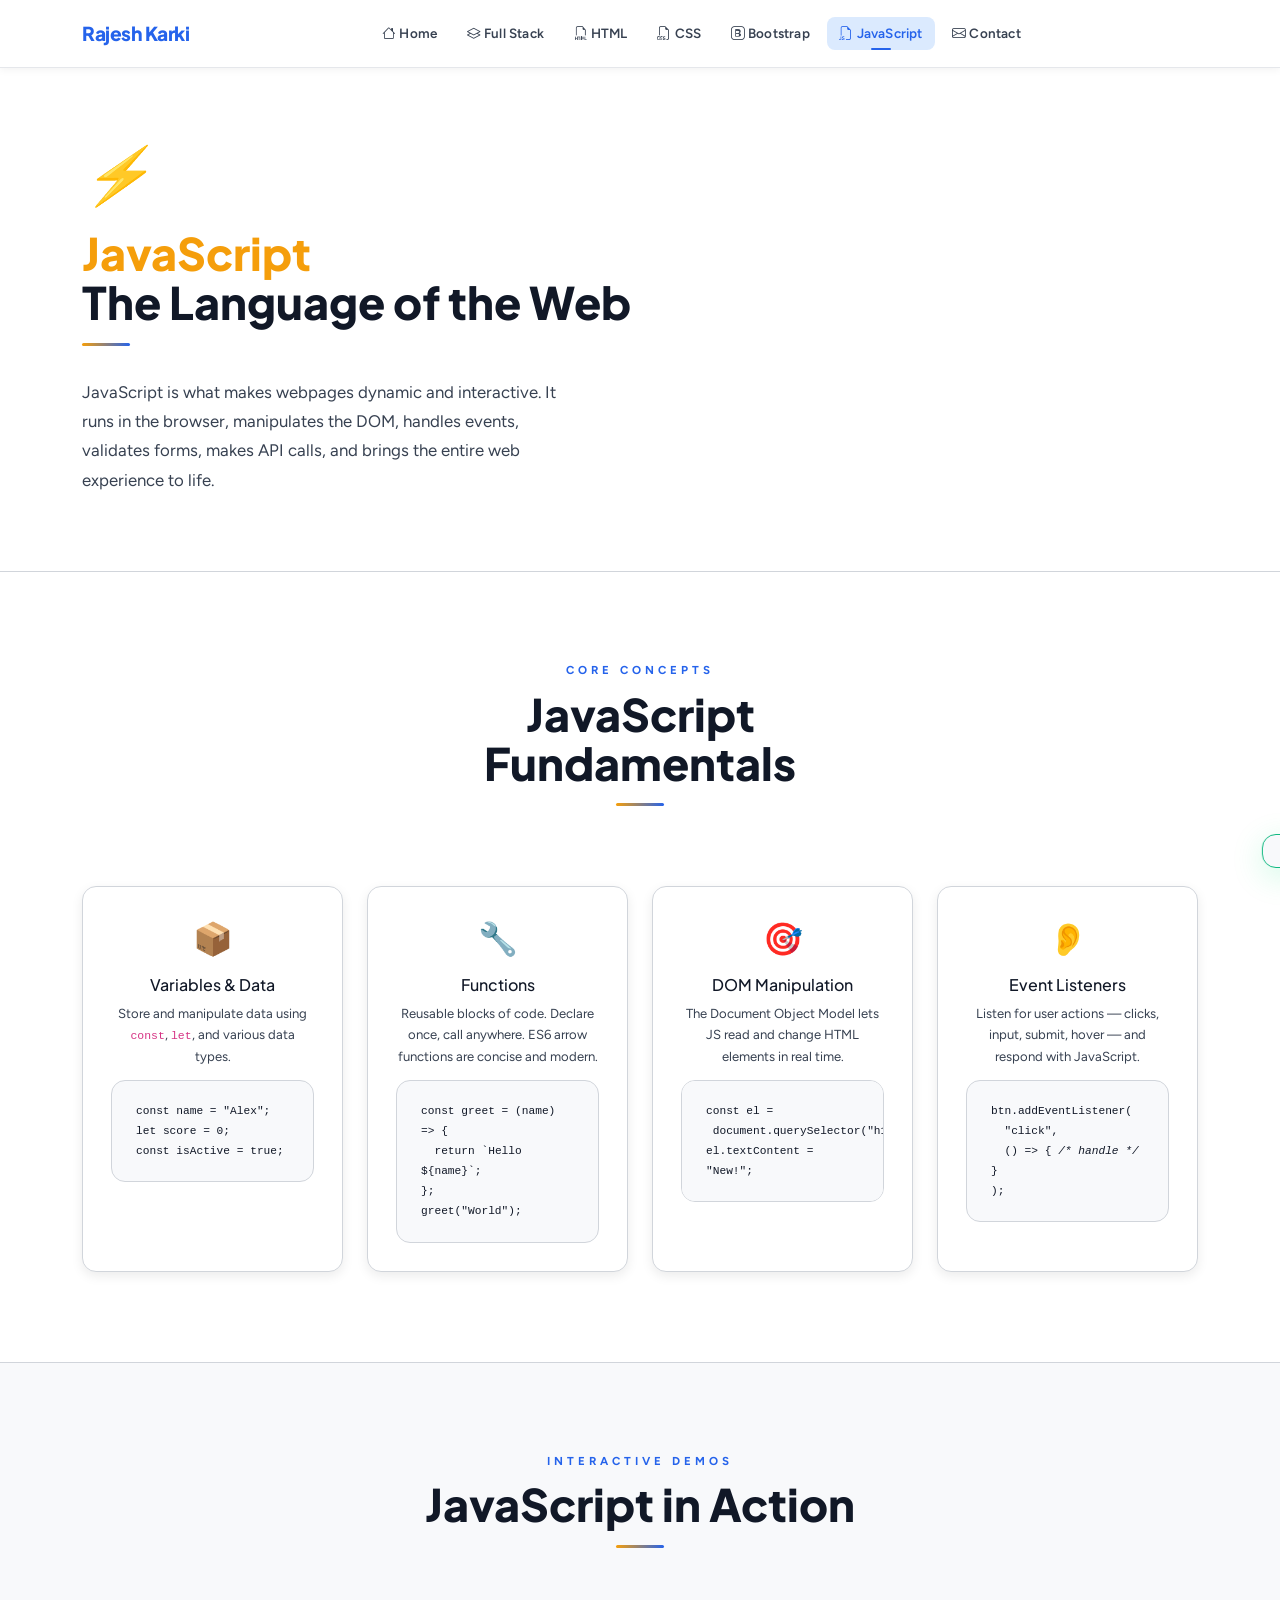
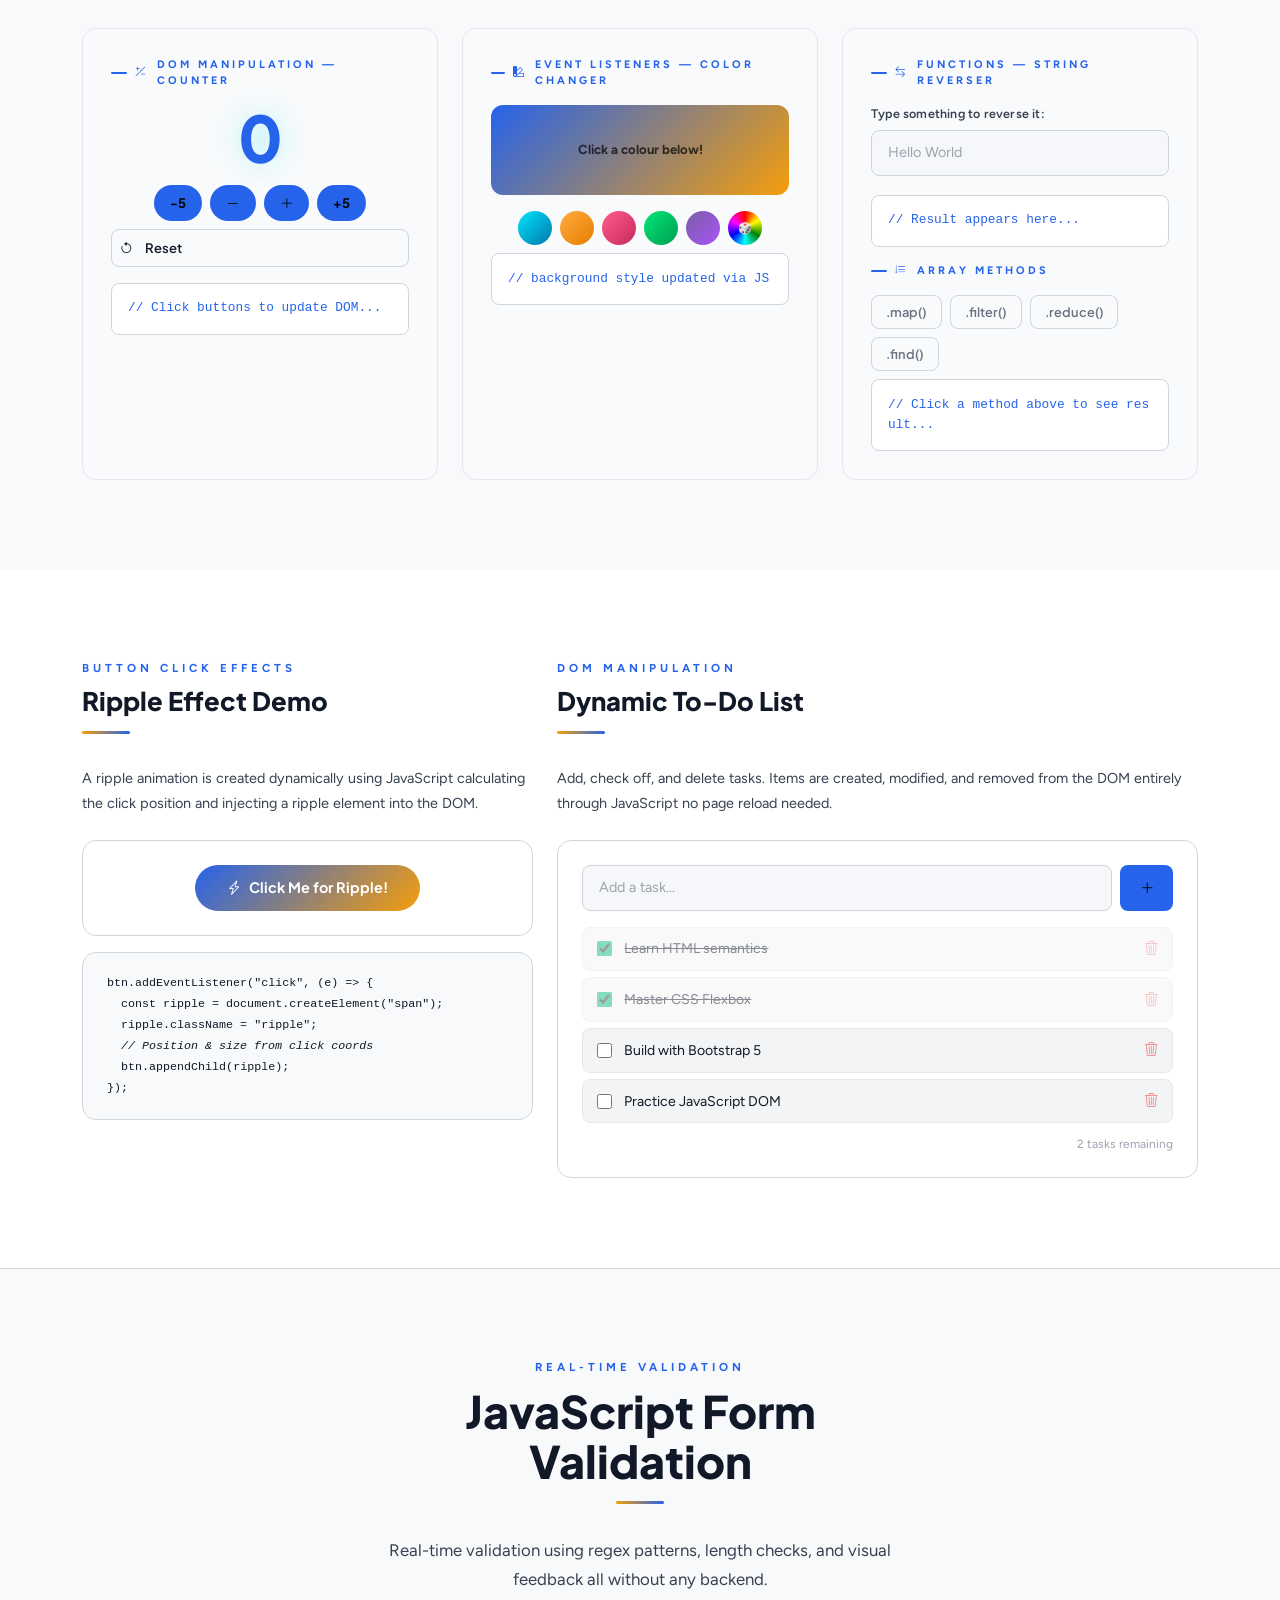
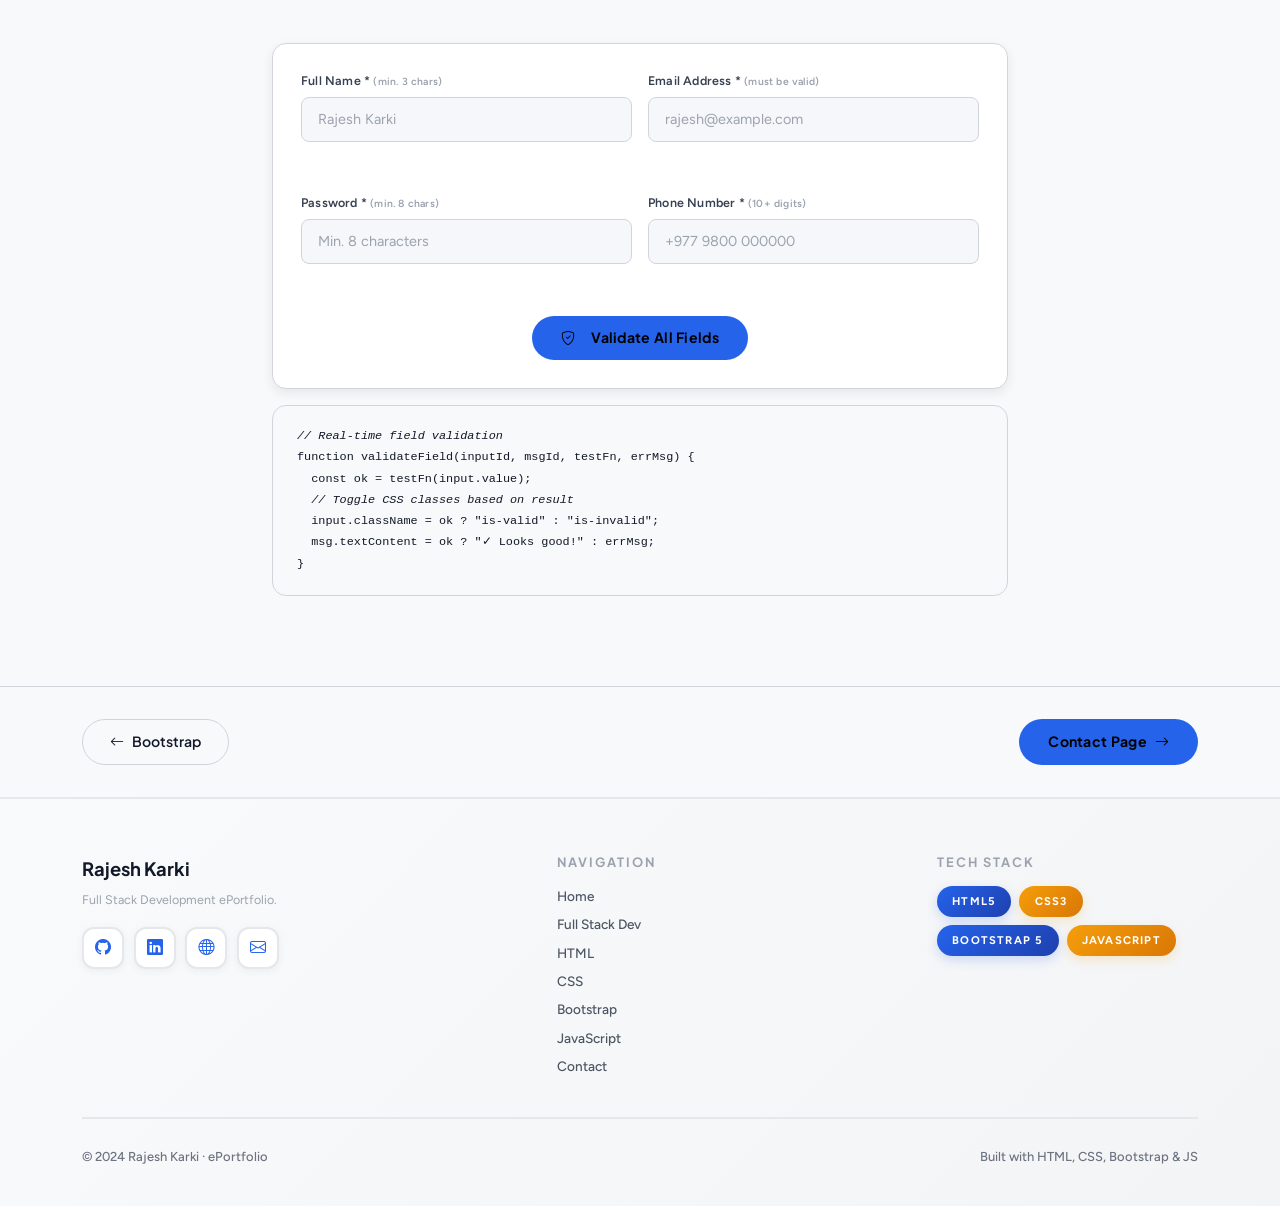
<file: javascript.html>
<!DOCTYPE html>
<html lang="en">
<head>
  <meta charset="UTF-8"/>
  <meta name="viewport" content="width=device-width, initial-scale=1.0"/>
  <title>Rajesh Karki</title>
  <link href="https://cdn.jsdelivr.net/npm/bootstrap@5.3.2/dist/css/bootstrap.min.css" rel="stylesheet"/>
  <link href="https://cdn.jsdelivr.net/npm/bootstrap-icons@1.11.3/font/bootstrap-icons.min.css" rel="stylesheet"/>
  <link href="https://fonts.googleapis.com/css2?family=Plus+Jakarta+Sans:wght@400;500;600;700;800&family=Figtree:wght@300;400;500;600&display=swap" rel="stylesheet"/>
  <link href="css/style.css" rel="stylesheet"/>
  <style>
    .demo-panel {
      background: #f9fafb; border: 1px solid #e5e7eb;
      border-radius: var(--radius); padding: 1.75rem; height: 100%;
    }
    .js-btn {
      background: transparent; border: 1px solid #d1d5db;
      color: #6b7280; border-radius: 8px; padding: .4rem .9rem;
      font-size: .8rem; font-weight: 600; cursor: pointer;
      transition: var(--transition); font-family: var(--font-head);
    }
    .js-btn:hover { border-color: #f59e0b; color: #f59e0b; }
    .js-btn.active-method { background: #f59e0b; color:#000; border-color:#f59e0b; }

    .ripple-btn {
      position: relative; overflow: hidden;
      background: linear-gradient(135deg, #2563eb, #f59e0b);
      color: #fff; font-weight: 700; border: none;
      padding: .75rem 2rem; border-radius: 50px; cursor: pointer;
      font-family: var(--font-head); font-size: .9rem;
      transition: transform .2s, box-shadow .2s;
    }
    .ripple-btn:hover { transform: scale(1.04); box-shadow: 0 8px 28px rgba(37, 99, 235, .35); }
    .ripple-btn .ripple {
      position: absolute; border-radius: 50%;
      background: rgba(255,255,255,0.35);
      transform: scale(0); animation: ripple-anim .5s linear;
      pointer-events: none;
    }
    @keyframes ripple-anim { to { transform: scale(4); opacity: 0; } }

    /* Todo list */
    .todo-item {
      display: flex; align-items: center; gap: .75rem;
      padding: .65rem .9rem; border-radius: 8px;
      border: 1px solid #e5e7eb; margin-bottom: .4rem;
      background: #f3f4f6; transition: var(--transition);
      font-size: .88rem;
    }
    .todo-item:hover { border-color: #d1d5db; }
    .todo-item.done { opacity: .5; }
    .todo-item.done span { text-decoration: line-through; }
    .todo-del { margin-left: auto; background: none; border: none; color: var(--rose); cursor: pointer; font-size: .9rem; opacity:.6; transition:.2s; }
    .todo-del:hover { opacity: 1; }
    .todo-chk { accent-color: var(--emerald); width:15px; height:15px; cursor:pointer; }
  </style>
</head>
<body>
<div class="grid-bg"></div>
<div class="orb orb-1"></div>
<div class="orb orb-2"></div>

<!-- NAVBAR -->
<nav class="navbar navbar-expand-lg fixed-top" id="mainNav">
  <div class="container">
    <a class="navbar-brand nav-brand" href="index.html">Rajesh Karki</a>
    <div class="d-flex align-items-center gap-2 order-lg-last">
      <button class="theme-btn" id="themeBtn" aria-label="Toggle theme"><i class="bi bi-sun-fill"></i></button>
      <button class="navbar-toggler ms-1" type="button" data-bs-toggle="collapse" data-bs-target="#navMenu">
        <span class="navbar-toggler-icon"></span>
      </button>
    </div>
    <div class="collapse navbar-collapse" id="navMenu">
      <ul class="navbar-nav mx-auto gap-1">
        <li class="nav-item"><a class="nav-link" href="index.html"><i class="bi bi-house me-1"></i>Home</a></li>
        <li class="nav-item"><a class="nav-link" href="about.html"><i class="bi bi-layers me-1"></i>Full Stack</a></li>
        <li class="nav-item"><a class="nav-link" href="html.html"><i class="bi bi-filetype-html me-1"></i>HTML</a></li>
        <li class="nav-item"><a class="nav-link" href="css.html"><i class="bi bi-filetype-css me-1"></i>CSS</a></li>
        <li class="nav-item"><a class="nav-link" href="bootstrap.html"><i class="bi bi-bootstrap me-1"></i>Bootstrap</a></li>
        <li class="nav-item"><a class="nav-link" href="javascript.html"><i class="bi bi-filetype-js me-1"></i>JavaScript</a></li>
        <li class="nav-item"><a class="nav-link" href="contact.html"><i class="bi bi-envelope me-1"></i>Contact</a></li>
      </ul>
    </div>
  </div>
</nav>

<div class="page-wrap">

  <!-- PAGE HERO -->
  <div class="page-hero">
    <div class="container">
      <i class="page-hero-icon">⚡</i>
      <h1 class="section-title"><span style="color:var(--amber)">JavaScript</span><br>The Language of the Web</h1>
      <div class="divider" style="background:linear-gradient(90deg,var(--amber),var(--accent))"></div>
      <p class="section-lead max-w-md">JavaScript is what makes webpages dynamic and interactive. It runs in the browser, manipulates the DOM, handles events, validates forms, makes API calls, and brings the entire web experience to life.</p>
    </div>
  </div>

  <!-- KEY CONCEPTS -->
  <section>
    <div class="container">
      <div class="row justify-content-center mb-5">
        <div class="col-lg-6 text-center reveal">
          <span class="eyebrow">Core Concepts</span>
          <h2 class="section-title">JavaScript Fundamentals</h2>
          <div class="divider centered" style="background:linear-gradient(90deg,var(--amber),var(--accent))"></div>
        </div>
      </div>
      <div class="row g-4">
        <div class="col-md-6 col-lg-3 reveal reveal-d1">
          <div class="glass-card card-inner text-center h-100">
            <div style="font-size:2rem;margin-bottom:.75rem;">📦</div>
            <h6 style="font-family:var(--font-head);">Variables & Data</h6>
            <p style="font-size:.82rem;color:var(--text2);line-height:1.65;margin-bottom:.75rem;">Store and manipulate data using <code>const</code>, <code>let</code>, and various data types.</p>
            <div class="code-block" style="font-size:.7rem;text-align:left;">
<span class="c-k">const</span> <span class="c-n">name</span> = <span class="c-v">"Alex"</span>;<br>
<span class="c-k">let</span> <span class="c-n">score</span> = <span class="c-v">0</span>;<br>
<span class="c-k">const</span> <span class="c-n">isActive</span> = <span class="c-v">true</span>;
            </div>
          </div>
        </div>
        <div class="col-md-6 col-lg-3 reveal reveal-d2">
          <div class="glass-card card-inner text-center h-100">
            <div style="font-size:2rem;margin-bottom:.75rem;">🔧</div>
            <h6 style="font-family:var(--font-head);">Functions</h6>
            <p style="font-size:.82rem;color:var(--text2);line-height:1.65;margin-bottom:.75rem;">Reusable blocks of code. Declare once, call anywhere. ES6 arrow functions are concise and modern.</p>
            <div class="code-block" style="font-size:.7rem;text-align:left;">
<span class="c-k">const</span> <span class="c-n">greet</span> = (<span class="c-s">name</span>) => {<br>
&nbsp;&nbsp;<span class="c-k">return</span> <span class="c-v">`Hello ${name}`</span>;<br>
};<br>
<span class="c-n">greet</span>(<span class="c-v">"World"</span>);
            </div>
          </div>
        </div>
        <div class="col-md-6 col-lg-3 reveal reveal-d3">
          <div class="glass-card card-inner text-center h-100">
            <div style="font-size:2rem;margin-bottom:.75rem;">🎯</div>
            <h6 style="font-family:var(--font-head);">DOM Manipulation</h6>
            <p style="font-size:.82rem;color:var(--text2);line-height:1.65;margin-bottom:.75rem;">The Document Object Model lets JS read and change HTML elements in real time.</p>
            <div class="code-block" style="font-size:.7rem;text-align:left;">
<span class="c-k">const</span> <span class="c-n">el</span> =<br>
&nbsp;<span class="c-s">document</span>.<span class="c-n">querySelector</span>(<span class="c-v">"h1"</span>);<br>
<span class="c-n">el</span>.<span class="c-s">textContent</span> = <span class="c-v">"New!"</span>;
            </div>
          </div>
        </div>
        <div class="col-md-6 col-lg-3 reveal reveal-d4">
          <div class="glass-card card-inner text-center h-100">
            <div style="font-size:2rem;margin-bottom:.75rem;">👂</div>
            <h6 style="font-family:var(--font-head);">Event Listeners</h6>
            <p style="font-size:.82rem;color:var(--text2);line-height:1.65;margin-bottom:.75rem;">Listen for user actions — clicks, input, submit, hover — and respond with JavaScript.</p>
            <div class="code-block" style="font-size:.7rem;text-align:left;">
<span class="c-n">btn</span>.<span class="c-s">addEventListener</span>(<br>
&nbsp;&nbsp;<span class="c-v">"click"</span>,<br>
&nbsp;&nbsp;() => { <span class="c-c">/* handle */</span> }<br>
);
            </div>
          </div>
        </div>
      </div>
    </div>
  </section>

  <!-- LIVE DEMOS -->
  <section style="background:var(--bg2);border-top:1px solid var(--border2);">
    <div class="container">
      <div class="row justify-content-center mb-5">
        <div class="col-lg-6 text-center reveal">
          <span class="eyebrow">Interactive Demos</span>
          <h2 class="section-title">JavaScript in Action</h2>
          <div class="divider centered" style="background:linear-gradient(90deg,var(--amber),var(--accent))"></div>
        </div>
      </div>

      <div class="row g-4">
        <!-- Counter -->
        <div class="col-lg-4 reveal reveal-d1">
          <div class="demo-panel">
            <div class="demo-label"><i class="bi bi-plus-slash-minus"></i> DOM Manipulation — Counter</div>
            <div class="counter-number" id="counterDisplay">0</div>
            <div class="d-flex gap-2 justify-content-center mt-3 flex-wrap">
              <button class="btn-primary-custom" onclick="adjustCounter(-5)" style="padding:.5rem 1rem;font-size:.82rem">-5</button>
              <button class="btn-primary-custom" onclick="adjustCounter(-1)" style="padding:.5rem 1rem;font-size:.82rem"><i class="bi bi-dash-lg"></i></button>
              <button class="btn-primary-custom" onclick="adjustCounter(1)" style="padding:.5rem 1rem;font-size:.82rem"><i class="bi bi-plus-lg"></i></button>
              <button class="btn-primary-custom" onclick="adjustCounter(5)" style="padding:.5rem 1rem;font-size:.82rem">+5</button>
            </div>
            <button class="btn-outline-custom w-100 mt-2" onclick="resetCounter()" style="padding:.5rem;font-size:.82rem;border-radius:8px;"><i class="bi bi-arrow-counterclockwise me-1"></i>Reset</button>
            <div class="output-box mt-3" id="counterLog">// Click buttons to update DOM...</div>
          </div>
        </div>

        <!-- Colour Changer -->
        <div class="col-lg-4 reveal reveal-d2">
          <div class="demo-panel">
            <div class="demo-label"><i class="bi bi-palette2"></i> Event Listeners — Color Changer</div>
            <div id="colorBox" style="height:90px;border-radius:12px;background:linear-gradient(135deg,var(--accent),var(--amber));transition:background .5s;margin-bottom:1rem;display:flex;align-items:center;justify-content:center;font-weight:700;font-size:.82rem;color:rgba(0,0,0,.7);">Click a colour below!</div>
            <div class="d-flex flex-wrap gap-2 justify-content-center mb-2">
              <button onclick="changeColor('linear-gradient(135deg,#00e5ff,#0077aa)')" style="width:34px;height:34px;background:linear-gradient(135deg,#00e5ff,#0077aa);border:none;border-radius:50%;cursor:pointer;transition:.2s;" onmouseenter="this.style.transform='scale(1.15)'" onmouseleave="this.style.transform='scale(1)'"></button>
              <button onclick="changeColor('linear-gradient(135deg,#ffab40,#e67e00)')" style="width:34px;height:34px;background:linear-gradient(135deg,#ffab40,#e67e00);border:none;border-radius:50%;cursor:pointer;transition:.2s;" onmouseenter="this.style.transform='scale(1.15)'" onmouseleave="this.style.transform='scale(1)'"></button>
              <button onclick="changeColor('linear-gradient(135deg,#ff5c8d,#c62a5b)')" style="width:34px;height:34px;background:linear-gradient(135deg,#ff5c8d,#c62a5b);border:none;border-radius:50%;cursor:pointer;transition:.2s;" onmouseenter="this.style.transform='scale(1.15)'" onmouseleave="this.style.transform='scale(1)'"></button>
              <button onclick="changeColor('linear-gradient(135deg,#00e676,#009e52)')" style="width:34px;height:34px;background:linear-gradient(135deg,#00e676,#009e52);border:none;border-radius:50%;cursor:pointer;transition:.2s;" onmouseenter="this.style.transform='scale(1.15)'" onmouseleave="this.style.transform='scale(1)'"></button>
              <button onclick="changeColor('linear-gradient(135deg,#7b5ea7,#a855f7)')" style="width:34px;height:34px;background:linear-gradient(135deg,#7b5ea7,#a855f7);border:none;border-radius:50%;cursor:pointer;transition:.2s;" onmouseenter="this.style.transform='scale(1.15)'" onmouseleave="this.style.transform='scale(1)'"></button>
              <button onclick="randomColor()" style="width:34px;height:34px;background:conic-gradient(red,yellow,green,cyan,blue,magenta,red);border:none;border-radius:50%;cursor:pointer;transition:.2s;font-size:.7rem;" title="Random!" onmouseenter="this.style.transform='scale(1.15)'" onmouseleave="this.style.transform='scale(1)'">🎲</button>
            </div>
            <div class="output-box" id="colorLog">// background style updated via JS</div>
          </div>
        </div>

        <!-- String Reverser + Array -->
        <div class="col-lg-4 reveal reveal-d3">
          <div class="demo-panel">
            <div class="demo-label"><i class="bi bi-arrow-left-right"></i> Functions — String Reverser</div>
            <div class="field-wrap">
              <label>Type something to reverse it:</label>
              <input type="text" id="reverseInput" class="field-input" placeholder="Hello World" oninput="reverseString()">
            </div>
            <div class="output-box mb-3" id="reverseOutput">// Result appears here...</div>

            <div class="demo-label mt-2"><i class="bi bi-list-ol"></i> Array Methods</div>
            <div class="d-flex flex-wrap gap-2 mb-2">
              <button class="js-btn" onclick="arrayDemo('map');this.classList.add('active-method');document.querySelectorAll('.js-btn').forEach(b=>b!==this&&b.classList.remove('active-method'))">.map()</button>
              <button class="js-btn" onclick="arrayDemo('filter');this.classList.add('active-method');document.querySelectorAll('.js-btn').forEach(b=>b!==this&&b.classList.remove('active-method'))">.filter()</button>
              <button class="js-btn" onclick="arrayDemo('reduce');this.classList.add('active-method');document.querySelectorAll('.js-btn').forEach(b=>b!==this&&b.classList.remove('active-method'))">.reduce()</button>
              <button class="js-btn" onclick="arrayDemo('find');this.classList.add('active-method');document.querySelectorAll('.js-btn').forEach(b=>b!==this&&b.classList.remove('active-method'))">.find()</button>
            </div>
            <div class="output-box" id="arrayOutput">// Click a method above to see result...</div>
          </div>
        </div>
      </div>
    </div>
  </section>

  <!-- RIPPLE BUTTON & TODO -->
  <section>
    <div class="container">
      <div class="row g-4">
        <!-- Ripple Button -->
        <div class="col-lg-5 reveal reveal-d1">
          <span class="eyebrow">Button Click Effects</span>
          <h3 class="section-title" style="font-size:1.6rem;">Ripple Effect Demo</h3>
          <div class="divider" style="background:linear-gradient(90deg,var(--amber),var(--accent))"></div>
          <p style="color:var(--text2);font-size:.9rem;line-height:1.75;margin-bottom:1.5rem;">A ripple animation is created dynamically using JavaScript calculating the click position and injecting a ripple element into the DOM.</p>
          <div class="text-center p-4" style="background:var(--surface);border:1px solid var(--border2);border-radius:var(--radius);">
            <button class="ripple-btn" id="rippleBtn"><i class="bi bi-lightning-charge me-2"></i>Click Me for Ripple!</button>
          </div>
          <div class="code-block mt-3" style="font-size:.73rem;">
<span class="c-n">btn</span>.<span class="c-s">addEventListener</span>(<span class="c-v">"click"</span>, (<span class="c-s">e</span>) => {<br>
&nbsp;&nbsp;<span class="c-k">const</span> <span class="c-n">ripple</span> = <span class="c-s">document</span>.<span class="c-n">createElement</span>(<span class="c-v">"span"</span>);<br>
&nbsp;&nbsp;<span class="c-n">ripple</span>.<span class="c-s">className</span> = <span class="c-v">"ripple"</span>;<br>
&nbsp;&nbsp;<span class="c-c">// Position & size from click coords</span><br>
&nbsp;&nbsp;<span class="c-n">btn</span>.<span class="c-s">appendChild</span>(<span class="c-n">ripple</span>);<br>
});
          </div>
        </div>

        <!-- Todo List (DOM Manipulation) -->
        <div class="col-lg-7 reveal reveal-d2">
          <span class="eyebrow">DOM Manipulation</span>
          <h3 class="section-title" style="font-size:1.6rem;">Dynamic To-Do List</h3>
          <div class="divider" style="background:linear-gradient(90deg,var(--amber),var(--accent))"></div>
          <p style="color:var(--text2);font-size:.9rem;line-height:1.75;margin-bottom:1.5rem;">Add, check off, and delete tasks. Items are created, modified, and removed from the DOM entirely through JavaScript no page reload needed.</p>
          <div style="background:var(--surface);border:1px solid var(--border2);border-radius:var(--radius);padding:1.5rem;">
            <div class="d-flex gap-2 mb-3">
              <input type="text" id="todoInput" class="field-input" placeholder="Add a task..." style="flex:1;" onkeydown="if(event.key==='Enter')addTodo()">
              <button class="btn-primary-custom" onclick="addTodo()" style="padding:.68rem 1.2rem;border-radius:8px;"><i class="bi bi-plus-lg"></i></button>
            </div>
            <div id="todoList">
              <!-- Pre-filled items -->
            </div>
            <div style="font-size:.75rem;color:var(--text3);margin-top:.75rem;text-align:right;" id="todoCount">0 tasks</div>
          </div>
        </div>
      </div>
    </div>
  </section>

  <!-- FORM VALIDATION -->
  <section style="background:var(--bg2);border-top:1px solid var(--border2);">
    <div class="container">
      <div class="row justify-content-center mb-5">
        <div class="col-lg-6 text-center reveal">
          <span class="eyebrow">Real-Time Validation</span>
          <h2 class="section-title">JavaScript Form Validation</h2>
          <div class="divider centered" style="background:linear-gradient(90deg,var(--amber),var(--accent))"></div>
          <p class="section-lead centered">Real-time validation using regex patterns, length checks, and visual feedback all without any backend.</p>
        </div>
      </div>
      <div class="row justify-content-center">
        <div class="col-lg-8 reveal">
          <div class="glass-card card-inner">
            <div class="row g-3">
              <div class="col-md-6">
                <div class="field-wrap">
                  <label>Full Name * <span style="font-size:.65rem;color:var(--text3)">(min. 3 chars)</span></label>
                  <input type="text" id="v-name" class="field-input" placeholder="Rajesh Karki" oninput="validateField('v-name','v-name-msg',v=>v.trim().length>=3,'Minimum 3 characters required')">
                  <div class="field-msg" id="v-name-msg"></div>
                </div>
              </div>
              <div class="col-md-6">
                <div class="field-wrap">
                  <label>Email Address * <span style="font-size:.65rem;color:var(--text3)">(must be valid)</span></label>
                  <input type="email" id="v-email" class="field-input" placeholder="rajesh@example.com" oninput="validateField('v-email','v-email-msg',v=>/^[^\s@]+@[^\s@]+\.[^\s@]+$/.test(v),'Enter a valid email address')">
                  <div class="field-msg" id="v-email-msg"></div>
                </div>
              </div>
              <div class="col-md-6">
                <div class="field-wrap">
                  <label>Password * <span style="font-size:.65rem;color:var(--text3)">(min. 8 chars)</span></label>
                  <input type="password" id="v-pass" class="field-input" placeholder="Min. 8 characters" oninput="validateField('v-pass','v-pass-msg',v=>v.length>=8,'Password must be at least 8 characters')">
                  <div class="field-msg" id="v-pass-msg"></div>
                </div>
              </div>
              <div class="col-md-6">
                <div class="field-wrap">
                  <label>Phone Number * <span style="font-size:.65rem;color:var(--text3)">(10+ digits)</span></label>
                  <input type="tel" id="v-phone" class="field-input" placeholder="+977 9800 000000" oninput="validateField('v-phone','v-phone-msg',v=>/^\+?[\d\s\-]{10,}$/.test(v),'Enter a valid phone number')">
                  <div class="field-msg" id="v-phone-msg"></div>
                </div>
              </div>
              <div class="col-12 text-center">
                <button class="btn-primary-custom" onclick="submitValidationForm()">
                  <i class="bi bi-shield-check me-2"></i>Validate All Fields
                </button>
              </div>
            </div>
          </div>
          <div class="code-block mt-3" style="font-size:.74rem;">
<span class="c-c">// Real-time field validation</span><br>
<span class="c-k">function</span> <span class="c-n">validateField</span>(<span class="c-s">inputId</span>, <span class="c-s">msgId</span>, <span class="c-s">testFn</span>, <span class="c-s">errMsg</span>) {<br>
&nbsp;&nbsp;<span class="c-k">const</span> <span class="c-n">ok</span> = <span class="c-n">testFn</span>(<span class="c-s">input</span>.<span class="c-n">value</span>);<br>
&nbsp;&nbsp;<span class="c-c">// Toggle CSS classes based on result</span><br>
&nbsp;&nbsp;<span class="c-n">input</span>.<span class="c-s">className</span> = ok ? <span class="c-v">"is-valid"</span> : <span class="c-v">"is-invalid"</span>;<br>
&nbsp;&nbsp;<span class="c-n">msg</span>.<span class="c-s">textContent</span> = ok ? <span class="c-v">"✓ Looks good!"</span> : errMsg;<br>
}
          </div>
        </div>
      </div>
    </div>
  </section>

  <!-- PAGE NAV -->
  <div style="border-top:1px solid var(--border2);padding:2rem 0;background:var(--bg2);">
    <div class="container d-flex justify-content-between flex-wrap gap-3">
      <a href="bootstrap.html" class="btn-outline-custom"><i class="bi bi-arrow-left"></i> Bootstrap</a>
      <a href="contact.html" class="btn-primary-custom">Contact Page <i class="bi bi-arrow-right"></i></a>
    </div>
  </div>
</div>

<!-- FOOTER -->
<footer>
  <div class="container">
    <div class="row g-4 align-items-start justify-content-between">
      <div class="col-lg-4">
        <div class="footer-brand">Rajesh Karki</div>
        <p class="text-small text-gray max-w-sm mt-xs">Full Stack Development ePortfolio.</p>
        <div class="footer-socials mt-3">
          <a href="https://github.com/rajeshkarki9" target="_blank" title="GitHub"><i class="bi bi-github"></i></a>
          <a href="https://www.linkedin.com/in/rajesh-karki-478a9b274/" target="_blank" title="LinkedIn"><i class="bi bi-linkedin"></i></a>
          <a href="https://karkirajesh.com.np/" target="_blank" title="Website"><i class="bi bi-globe"></i></a>
          <a href="mailto:ctit25e.rjs@ismt.edu.np" title="Email"><i class="bi bi-envelope"></i></a>
        </div>
      </div>
      <div class="col-sm-6 col-lg-3">
        <h6 style="font-family:var(--font-head);font-size:.8rem;font-weight:700;letter-spacing:2px;text-transform:uppercase;color:var(--text3);margin-bottom:1rem;">Navigation</h6>
        <div class="footer-nav-links d-flex flex-column gap-2">
          <a href="index.html">Home</a><a href="about.html">Full Stack Dev</a><a href="html.html">HTML</a>
          <a href="css.html">CSS</a><a href="bootstrap.html">Bootstrap</a><a href="javascript.html">JavaScript</a><a href="contact.html">Contact</a>
        </div>
      </div>
      <div class="col-sm-6 col-lg-3">
        <h6 style="font-family:var(--font-head);font-size:.8rem;font-weight:700;letter-spacing:2px;text-transform:uppercase;color:var(--text3);margin-bottom:1rem;">Tech Stack</h6>
        <div class="d-flex flex-wrap gap-2"><span class="chip">HTML5</span><span class="chip-amber">CSS3</span><span class="chip">Bootstrap 5</span><span class="chip-amber">JavaScript</span></div>
      </div>
    </div>
    <div class="footer-copy d-flex flex-wrap justify-content-between align-items-center gap-2">
      <span>© 2024 Rajesh Karki · ePortfolio</span>
      <span>Built with HTML, CSS, Bootstrap &amp; JS</span>
    </div>
  </div>
</footer>

<button id="backTop" aria-label="Back to top"><i class="bi bi-arrow-up"></i></button>
<div id="toast"></div>
<script src="https://cdn.jsdelivr.net/npm/bootstrap@5.3.2/dist/js/bootstrap.bundle.min.js"></script>
<script src="js/script.js"></script>
<script>
  /* ── Ripple Button ── */
  document.getElementById('rippleBtn').addEventListener('click', function(e) {
    const btn = this;
    const ripple = document.createElement('span');
    const rect = btn.getBoundingClientRect();
    const size = Math.max(rect.width, rect.height);
    ripple.className = 'ripple';
    ripple.style.cssText = `width:${size}px;height:${size}px;left:${e.clientX-rect.left-size/2}px;top:${e.clientY-rect.top-size/2}px`;
    btn.appendChild(ripple);
    setTimeout(() => ripple.remove(), 600);
  });

  /* ── Todo List ── */
  let todos = [
    { id: 1, text: 'Learn HTML semantics', done: true },
    { id: 2, text: 'Master CSS Flexbox', done: true },
    { id: 3, text: 'Build with Bootstrap 5', done: false },
    { id: 4, text: 'Practice JavaScript DOM', done: false },
  ];
  let nextId = 5;

  function renderTodos() {
    const list = document.getElementById('todoList');
    const count = document.getElementById('todoCount');
    const remaining = todos.filter(t => !t.done).length;
    count.textContent = `${remaining} task${remaining !== 1 ? 's' : ''} remaining`;
    list.innerHTML = todos.map(t => `
      <div class="todo-item ${t.done ? 'done' : ''}" id="todo-${t.id}">
        <input type="checkbox" class="todo-chk" ${t.done ? 'checked' : ''} onchange="toggleTodo(${t.id})">
        <span style="flex:1">${t.text}</span>
        <button class="todo-del" onclick="deleteTodo(${t.id})" title="Delete"><i class="bi bi-trash3"></i></button>
      </div>
    `).join('');
  }

  function addTodo() {
    const input = document.getElementById('todoInput');
    const text = input.value.trim();
    if (!text) { input.focus(); return; }
    todos.push({ id: nextId++, text, done: false });
    input.value = '';
    renderTodos();
    showToast(`Task "${text.substring(0,30)}" added!`);
  }

  function toggleTodo(id) {
    const t = todos.find(t => t.id === id);
    if (t) { t.done = !t.done; renderTodos(); }
  }

  function deleteTodo(id) {
    todos = todos.filter(t => t.id !== id);
    renderTodos();
  }

  renderTodos();
</script>
</body>
</html>
</file>
<file: css/style.css>
/* ── GOOGLE FONTS import is in each HTML <head> ─────────────────── */

/* ── CSS VARIABLES ───────────────────────────────────────────────── */
:root {
  --bg:          #ffffff;
  --bg2:         #f8f9fb;
  --bg3:         #ffffff;
  --surface:     #ffffff;
  --surface2:    #f5f7fa;
  --border:      #e5e7eb;
  --border2:     #d1d5db;
  --accent:      #2563eb;
  --accent-dim:  #dbeafe;
  --accent-glow: #bfdbfe;
  --amber:       #f59e0b;
  --amber-dim:   #fef3c7;
  --rose:        #ef4444;
  --rose-dim:    #fee2e2;
  --emerald:     #10b981;
  --text:        #111827;
  --text2:       #374151;
  --text3:       #9ca3af;
  --nav-h:       68px;
  --radius:      14px;
  --radius-sm:   8px;
  --radius-lg:   20px;
  --shadow:      0 4px 12px rgba(0,0,0,0.08);
  --shadow-lg:   0 12px 24px rgba(0,0,0,0.12);
  --font-head:   'Plus Jakarta Sans', sans-serif;
  --font-body:   'Figtree', sans-serif;
  --transition:  all 0.28s cubic-bezier(0.4,0,0.2,1);
}
[data-theme="light"] {
  --bg:          #ffffff;
  --bg2:         #f8f9fb;
  --bg3:         #ffffff;
  --surface:     #ffffff;
  --surface2:    #f5f7fa;
  --border:      #e5e7eb;
  --border2:     #d1d5db;
  --accent:      #2563eb;
  --accent-dim:  #dbeafe;
  --accent-glow: #bfdbfe;
  --text:        #111827;
  --text2:       #374151;
  --text3:       #9ca3af;
  --shadow:      0 4px 12px rgba(0,0,0,0.08);
  --shadow-lg:   0 12px 24px rgba(0,0,0,0.12);
}

/* ── RESET + BASE ────────────────────────────────────────────────── */
*, *::before, *::after { box-sizing: border-box; margin: 0; padding: 0; }
html { scroll-behavior: smooth; font-size: 16px; }
body {
  font-family: var(--font-body);
  background: var(--bg);
  color: var(--text);
  overflow-x: hidden;
  transition: background .3s, color .3s;
  min-height: 100vh;
}
h1,h2,h3,h4,h5,h6 { font-family: var(--font-head); }
a { color: var(--accent); text-decoration: none; transition: var(--transition); }
a:hover { color: var(--accent); opacity: .8; }
img { max-width: 100%; }
::selection { background: var(--accent); color: #000; }
::-webkit-scrollbar { width: 5px; }
::-webkit-scrollbar-track { background: var(--bg); }
::-webkit-scrollbar-thumb { background: var(--accent); border-radius: 4px; }

/* ── ANIMATED BG GRID ────────────────────────────────────────────── */
.grid-bg {
  position: fixed; inset: 0; z-index: -2; pointer-events: none;
  background-image: none;
  background-size: 50px 50px;
}

/* ── AMBIENT ORBS ────────────────────────────────────────────────── */
.orb {
  position: fixed; border-radius: 50%; pointer-events: none; z-index: -1;
  filter: blur(90px); animation: orb-drift 15s ease-in-out infinite;
  display: none;
}
.orb-1 { width: 480px; height: 480px; background: var(--accent); opacity:.06; top:-160px; left:-120px; }
.orb-2 { width: 360px; height: 360px; background: var(--amber); opacity:.05; bottom:5%; right:-80px; animation-delay:-7s; }
.orb-3 { width: 280px; height: 280px; background: var(--rose); opacity:.04; top:50%; left:45%; animation-delay:-3.5s; }
@keyframes orb-drift {
  0%,100% { transform: translate(0,0) scale(1); }
  33%      { transform: translate(24px,-18px) scale(1.05); }
  66%      { transform: translate(-18px,14px) scale(.96); }
}

/* ── NAVBAR ──────────────────────────────────────────────────────── */
#mainNav {
  height: var(--nav-h);
  background: #ffffff;
  -webkit-backdrop-filter: blur(24px);
  backdrop-filter: blur(24px);
  border-bottom: 1px solid var(--border);
  transition: var(--transition);
  box-shadow: 0 2px 8px rgba(0,0,0,0.05);
  padding: 0.5rem 0 !important;
}

#mainNav .container {
  display: flex;
  align-items: center;
  justify-content: space-between;
}

#mainNav .d-flex.order-lg-last {
  margin-left: auto;
  order: 2;
}

[data-theme="light"] #mainNav {
  background: rgba(244,246,251,0.88);
}
.nav-brand {
  font-family: var(--font-head);
  font-weight: 800;
  font-size: 1.2rem;
  color: var(--accent) !important;
  letter-spacing: -0.5px;
}
.nav-brand span { color: var(--text); }
.navbar-nav .nav-link {
  font-size: .84rem;
  font-weight: 600;
  color: var(--text2) !important;
  padding: .38rem .8rem !important;
  border-radius: var(--radius-sm);
  transition: var(--transition);
  position: relative;
  letter-spacing: .2px;
}
.navbar-nav .nav-link:hover,
.navbar-nav .nav-link.active {
  color: var(--accent) !important;
  background: var(--accent-dim);
}
.navbar-nav .nav-link.active::after {
  content: '';
  position: absolute; bottom: 0; left: 50%; transform: translateX(-50%);
  width: 20px; height: 2px; background: var(--accent); border-radius: 2px;
}
.theme-btn {
  background: var(--surface2); border: 1px solid var(--border);
  color: var(--text2); width: 36px; height: 36px; border-radius: 50%;
  display: none;
  align-items: center; justify-content: center;
  cursor: pointer; font-size: .9rem; transition: var(--transition);
  flex-shrink: 0;
}
.theme-btn:hover { background: var(--accent); color: #000; border-color: var(--accent); }
.navbar-toggler { border: 1px solid var(--border) !important; padding: .35rem .55rem !important; }
.navbar-toggler-icon {
  background-image: url("data:image/svg+xml,%3csvg xmlns='http://www.w3.org/2000/svg' viewBox='0 0 30 30'%3e%3cpath stroke='rgba(17,24,39,0.9)' stroke-linecap='round' stroke-miterlimit='10' stroke-width='2' d='M4 7h22M4 15h22M4 23h22'/%3e%3c/svg%3e") !important;
}

/* ── MOBILE NAVBAR RESPONSIVENESS ────────────────────────────────── */
@media (max-width: 991px) {
  #mainNav {
    height: auto;
    padding: 0.5rem 0 !important;
    position: relative;
    z-index: 1000;
  }
  
  .navbar-collapse {
    background: var(--surface);
    border-radius: 0 0 var(--radius-lg) var(--radius-lg);
    margin: 0.5rem -15px -15px -15px;
    padding: 1rem 1rem;
    border: 1px solid var(--border);
    border-top: none;
    box-shadow: 0 8px 16px rgba(0,0,0,0.1);
  }
  
  [data-theme="light"] .navbar-collapse {
    background: rgba(255,255,255,0.95);
  }
  
  .navbar-nav {
    flex-direction: column;
    gap: 0.25rem !important;
  }
  
  .navbar-nav .nav-link {
    padding: 0.5rem 0.75rem !important;
    font-size: 0.9rem;
    border-radius: var(--radius-sm);
    transition: all 0.2s ease;
  }
  
  .navbar-nav .nav-link:hover {
    background: var(--accent-dim) !important;
    padding-left: 1.1rem !important;
  }
  
  .navbar-nav .nav-link.active::after {
    display: none;
  }
  
  .navbar-nav .nav-link.active {
    background: var(--accent-dim) !important;
    color: var(--accent) !important;
    font-weight: 700;
  }
  
  .d-flex.order-lg-last {
    gap: 0.75rem !important;
  }
  
  .theme-btn {
    display: flex !important;
  }
}

@media (max-width: 576px) {
  #mainNav {
    padding: 0.4rem 0 !important;
  }
  
  #mainNav .container {
    padding: 0 1rem;
  }
  
  .nav-brand {
    font-size: 1rem;
  }
  
  .navbar-collapse {
    margin: 0.5rem -1rem -1rem -1rem;
    padding: 0.75rem 1rem;
  }
  
  .navbar-nav .nav-link {
    padding: 0.45rem 0.6rem !important;
    font-size: 0.85rem;
  }
  
  .navbar-nav .nav-item {
    width: 100%;
  }
  
  .theme-btn {
    width: 32px !important;
    height: 32px !important;
    font-size: 0.8rem;
  }
  
  .navbar-toggler {
    padding: 0.25rem 0.4rem !important;
  }
}

/* ── PAGE LAYOUT ─────────────────────────────────────────────────── */
.page-wrap { padding-top: var(--nav-h); min-height: 100vh; }
section { padding: 90px 0; }
section.py-6 { padding: 80px 0; }
@media(max-width:768px){ section { padding: 64px 0; } }

/* ── TYPOGRAPHY HELPERS ──────────────────────────────────────────── */
.eyebrow {
  font-size: .72rem; font-weight: 700; letter-spacing: 4px;
  text-transform: uppercase; color: var(--accent); display: block;
  margin-bottom: .6rem;
}
.section-title {
  font-size: clamp(1.9rem, 3.5vw, 2.8rem);
  font-weight: 800; line-height: 1.1; margin-bottom: 1rem;
}
.section-lead {
  color: var(--text2); font-size: 1.05rem; line-height: 1.75;
  max-width: 600px;
}
.section-lead.centered { margin: 0 auto; }
.divider {
  width: 48px; height: 3px;
  background: linear-gradient(90deg, var(--accent), var(--amber));
  border-radius: 3px; margin: 1rem 0 2rem;
}
.divider.centered { margin: 1rem auto 2rem; }
.highlight { color: var(--accent); }
.highlight-amber { color: var(--amber); }
.glow {
  background: linear-gradient(135deg, var(--accent), var(--amber));
  -webkit-background-clip: text; -webkit-text-fill-color: transparent;
  background-clip: text;
}

/* ── GLASS CARD ──────────────────────────────────────────────────── */
.glass-card {
  background: var(--surface);
  border: 1px solid var(--border2);
  border-radius: var(--radius);
  -webkit-backdrop-filter: blur(16px);
  backdrop-filter: blur(16px);
  box-shadow: var(--shadow);
  transition: var(--transition);
}
.glass-card:hover {
  transform: translateY(-5px);
  box-shadow: var(--shadow-lg);
  border-color: var(--border);
}
.card-inner { padding: 1.75rem; }

/* ── BUTTONS ─────────────────────────────────────────────────────── */
.btn-primary-custom {
  display: inline-flex; align-items: center; gap: .5rem;
  background: var(--accent); color: #000;
  font-family: var(--font-head); font-weight: 700; font-size: .88rem;
  padding: .72rem 1.8rem; border-radius: 50px; border: none;
  cursor: pointer; transition: var(--transition);
  letter-spacing: .3px; text-decoration: none;
  white-space: nowrap;
}
.btn-primary-custom:hover {
  background: #33ecff; color: #000;
  transform: translateY(-2px);
  box-shadow: 0 8px 28px rgba(0,229,255,0.35);
}
.btn-outline-custom {
  display: inline-flex; align-items: center; gap: .5rem;
  background: transparent; color: var(--text);
  font-family: var(--font-head); font-weight: 600; font-size: .88rem;
  padding: .7rem 1.7rem; border-radius: 50px;
  border: 1px solid var(--border2); cursor: pointer;
  transition: var(--transition); text-decoration: none;
  white-space: nowrap;
}
.btn-outline-custom:hover {
  border-color: var(--accent); color: var(--accent);
  box-shadow: 0 0 20px var(--accent-glow);
}

/* ── BADGES ──────────────────────────────────────────────────────── */
.chip {
  display: inline-block; font-size: .7rem; font-weight: 700;
  letter-spacing: 1.2px; text-transform: uppercase;
  padding: .45rem .95rem; border-radius: 24px; border: none;
  background: linear-gradient(135deg, #2563eb 0%, #1e40af 100%);
  color: #fff; box-shadow: 0 4px 12px rgba(37,99,235,.2); transition: var(--transition);
}
.chip:hover { transform: translateY(-2px); box-shadow: 0 6px 20px rgba(37,99,235,.3); }
.chip-amber {
  display: inline-block; font-size: .7rem; font-weight: 700; letter-spacing: 1.2px; text-transform: uppercase;
  padding: .45rem .95rem; border-radius: 24px; border: none;
  background: linear-gradient(135deg, #f59e0b 0%, #d97706 100%); color: #fff; box-shadow: 0 4px 12px rgba(245,158,11,.2); transition: var(--transition);
}
.chip-amber:hover { transform: translateY(-2px); box-shadow: 0 6px 20px rgba(245,158,11,.3); }
.chip-rose {
  display: inline-block; font-size: .7rem; font-weight: 700; letter-spacing: 1.2px; text-transform: uppercase;
  padding: .45rem .95rem; border-radius: 24px; border: none;
  background: linear-gradient(135deg, #ef4444 0%, #dc2626 100%); color: #fff; box-shadow: 0 4px 12px rgba(239,68,68,.2); transition: var(--transition);
}
.chip-rose:hover { transform: translateY(-2px); box-shadow: 0 6px 20px rgba(239,68,68,.3); }
.chip-emerald {
  display: inline-block; font-size: .7rem; font-weight: 700; letter-spacing: 1.2px; text-transform: uppercase;
  padding: .45rem .95rem; border-radius: 24px; border: none;
  background: linear-gradient(135deg, #10b981 0%, #059669 100%); color: #fff; box-shadow: 0 4px 12px rgba(16,185,129,.2); transition: var(--transition);
}
.chip-emerald:hover { transform: translateY(-2px); box-shadow: 0 6px 20px rgba(16,185,129,.3); }

/* ── SCROLL REVEAL ───────────────────────────────────────────────── */
.reveal {
  opacity: 0; transform: translateY(28px);
  transition: opacity .65s ease, transform .65s ease;
}
.reveal.visible { opacity: 1; transform: none; }
.reveal-d1 { transition-delay: .1s; }
.reveal-d2 { transition-delay: .2s; }
.reveal-d3 { transition-delay: .3s; }
.reveal-d4 { transition-delay: .4s; }

/* ── PAGE HERO (reused on inner pages) ───────────────────────────── */
.page-hero {
  padding: 80px 0 60px;
  position: relative; overflow: hidden;
  border-bottom: 1px solid var(--border2);
}
.page-hero-badge {
  display: inline-flex; align-items: center; gap: .5rem;
  background: var(--accent-dim); border: 1px solid var(--border);
  border-radius: 50px; padding: .35rem 1rem;
  font-size: .75rem; font-weight: 700; color: var(--accent);
  letter-spacing: 2px; text-transform: uppercase; margin-bottom: 1.5rem;
}
.page-hero-icon {
  font-size: 3.5rem; margin-bottom: 1.5rem;
  display: block; line-height: 1;
}

/* ── CODE BLOCK ──────────────────────────────────────────────────── */
.code-block {
  background: var(--bg2); border: 1px solid var(--border2);
  border-radius: var(--radius); padding: 1.25rem 1.5rem;
  font-family: 'Courier New', monospace; font-size: .82rem;
  line-height: 1.8; overflow-x: auto; position: relative;
}
.code-bar {
  display: flex; align-items: center; gap: 5px;
  margin-bottom: .9rem; padding-bottom: .75rem;
  border-bottom: 1px solid var(--border2);
}
.c-dot { width: 10px; height: 10px; border-radius: 50%; }
.c-k  { color: #111827; }
.c-v  { color: #111827; }
.c-s  { color: #111827; }
.c-p  { color: #111827; }
.c-n  { color: #111827; }
.c-t  { color: #111827; }
.c-c  { color: #111827; font-style: italic; }

/* ── DEMO LABEL ──────────────────────────────────────────────────── */
.demo-label {
  font-size: .68rem; font-weight: 700; letter-spacing: 3px;
  text-transform: uppercase; color: var(--accent);
  display: flex; align-items: center; gap: .5rem;
  margin-bottom: 1rem;
}
.demo-label::before {
  content: ''; width: 16px; height: 2px;
  background: var(--accent); border-radius: 2px;
}

/* ── FORM CONTROLS ───────────────────────────────────────────────── */
.field-wrap { margin-bottom: 1.2rem; }
.field-wrap label {
  display: block; font-size: .78rem; font-weight: 600;
  color: var(--text2); margin-bottom: .4rem; letter-spacing: .2px;
}
.field-input {
  width: 100%; background: var(--surface2);
  border: 1px solid var(--border2); border-radius: var(--radius-sm);
  color: var(--text); font-family: var(--font-body); font-size: .9rem;
  padding: .68rem 1rem; outline: none;
  transition: border-color .2s, box-shadow .2s;
}
.field-input:focus {
  border-color: var(--accent);
  box-shadow: 0 0 0 3px var(--accent-dim);
}
.field-input.is-valid   { border-color: var(--emerald); }
.field-input.is-invalid { border-color: var(--rose); }
.field-input::placeholder { color: var(--text3); }
textarea.field-input { resize: vertical; min-height: 120px; }
.field-msg {
  font-size: .73rem; margin-top: .3rem; min-height: 1em;
  display: flex; align-items: center; gap: .3rem;
}
.field-msg.valid   { color: var(--emerald); }
.field-msg.invalid { color: var(--rose); }

/* ── SKILL BARS ──────────────────────────────────────────────────── */
.skill-bar { margin-bottom: 1.1rem; }
.skill-bar-head { display: flex; justify-content: space-between; margin-bottom: .35rem; font-size: .84rem; font-weight: 600; }
.skill-track { height: 5px; background: var(--surface2); border-radius: 5px; overflow: hidden; }
.skill-fill {
  height: 100%; border-radius: 5px; width: 0;
  background: linear-gradient(90deg, var(--accent), var(--amber));
  transition: width 1.2s cubic-bezier(.4,0,.2,1) .3s;
}

/* ── SEMANTIC HTML VISUALISER ────────────────────────────────────── */
.sem-box {
  border: 1px solid #d1d5db; border-radius: var(--radius-sm);
  padding: .55rem .8rem; margin: .3rem 0; position: relative;
  font-size: .78rem; color: #374151;
}
.sem-box::before {
  content: attr(data-t);
  position: absolute; top: -9px; left: 8px; font-size: .62rem;
  font-weight: 700; color: var(--accent);
  background: var(--bg3); padding: 0 5px; border-radius: 3px;
  font-family: 'Courier New', monospace;
}

/* ── DEMO TABLE ──────────────────────────────────────────────────── */
.demo-table { width: 100%; border-collapse: collapse; font-size: .83rem; }
.demo-table th {
  background: #dbeafe; color: #2563eb;
  padding: .65rem .9rem; text-align: left;
  border-bottom: 1px solid #d1d5db; font-weight: 700;
  font-family: var(--font-head);
}
.demo-table td {
  padding: .55rem .9rem; border-bottom: 1px solid #e5e7eb; color: #374151;
}
.demo-table tr:hover td { background: #f0f9ff; color: #111827; }
.demo-table tr:last-child td { border-bottom: none; }

/* ── COUNTER DISPLAY ─────────────────────────────────────────────── */
.counter-number {
  font-family: var(--font-head); font-size: 4rem; font-weight: 800;
  color: var(--accent); text-align: center; line-height: 1;
  text-shadow: 0 0 30px rgba(0,229,255,0.3);
}

/* ── OUTPUT BOX ──────────────────────────────────────────────────── */
.output-box {
  background: var(--bg); border: 1px solid var(--border2);
  border-radius: var(--radius-sm); padding: .9rem 1rem;
  font-family: 'Courier New', monospace; font-size: .8rem;
  color: var(--accent); min-height: 52px; word-break: break-all;
  line-height: 1.6;
}

/* ── PROJECT CARD ────────────────────────────────────────────────── */
.proj-card {
  border-radius: var(--radius); overflow: hidden;
  background: var(--surface); border: 1px solid var(--border2);
  transition: var(--transition); height: 100%;
  display: flex; flex-direction: column;
}
.proj-card:hover {
  transform: translateY(-7px);
  box-shadow: var(--shadow-lg); border-color: var(--border);
}
.proj-thumb {
  height: 160px; display: flex; align-items: center;
  justify-content: center; font-size: 3.5rem; position: relative;
}
.proj-thumb::after {
  content: ''; position: absolute; inset: 0;
  background: linear-gradient(to bottom, transparent 30%, var(--bg2));
}
.proj-body { padding: 1.4rem; flex: 1; display: flex; flex-direction: column; }
.proj-tags { display: flex; flex-wrap: wrap; gap: .3rem; margin: .75rem 0 1rem; }

/* ── CONTACT INFO ITEM ───────────────────────────────────────────── */
.contact-item {
  display: flex; align-items: flex-start; gap: 1rem;
  padding: 1.1rem; border-radius: var(--radius);
  border: 1px solid var(--border2); background: var(--surface);
  transition: var(--transition);
}
.contact-item:hover { border-color: var(--border); background: var(--surface2); }
.contact-icon {
  width: 42px; height: 42px; border-radius: var(--radius-sm);
  background: var(--accent-dim); border: 1px solid var(--border);
  display: flex; align-items: center; justify-content: center;
  font-size: 1.05rem; color: var(--accent); flex-shrink: 0;
}
.contact-icon.amber { background: var(--amber-dim); border-color: rgba(255,171,64,.25); color: var(--amber); }
.contact-icon.rose  { background: var(--rose-dim);  border-color: rgba(255,92,141,.25); color: var(--rose); }

/* ── TOAST ───────────────────────────────────────────────────────── */
#toast {
  position: fixed; bottom: 2rem; right: 2rem; z-index: 9999;
  background: var(--bg2); border: 1px solid var(--emerald);
  border-radius: var(--radius); padding: 1rem 1.4rem;
  -webkit-backdrop-filter: blur(20px);
  backdrop-filter: blur(20px); color: var(--emerald);
  font-weight: 600; font-size: .88rem;
  display: flex; align-items: center; gap: .75rem;
  transform: translateX(130%);
  transition: transform .45s cubic-bezier(.34,1.56,.64,1);
  box-shadow: 0 8px 32px rgba(0,230,118,0.18);
  max-width: 320px;
}
#toast.show { transform: none; }

/* ── FOOTER ──────────────────────────────────────────────────────── */
footer {
  background: linear-gradient(135deg, #f9fafb 0%, #f3f4f6 100%);
  border-top: 2px solid #e5e7eb;
  padding: 3.5rem 0 2.5rem;
}
.footer-brand {
  font-family: var(--font-head); font-weight: 700;
  font-size: 1.15rem; color: #111827; margin-bottom: .5rem;
}
.footer-socials { display: flex; gap: .6rem; flex-wrap: wrap; }
.footer-socials a {
  width: 42px; height: 42px; border-radius: 12px;
  background: #ffffff; border: 2px solid #e5e7eb;
  display: flex; align-items: center; justify-content: center;
  color: var(--accent); font-size: 1rem; transition: var(--transition); box-shadow: 0 2px 8px rgba(0,0,0,.05);
}
.footer-socials a:hover { background: var(--accent); color: #fff; border-color: var(--accent); transform: translateY(-4px); box-shadow: 0 8px 16px rgba(37,99,235,.2); }
.footer-nav-links { display: flex; flex-wrap: wrap; gap: .5rem .9rem; }
.footer-nav-links a { color: #4b5563; font-size: .85rem; font-weight: 500; transition: var(--transition); }
.footer-nav-links a:hover { color: var(--accent); transform: translateX(4px); }
.footer-copy { color: #6b7280; font-size: .81rem; margin-top: 2.5rem; padding-top: 1.75rem; border-top: 2px solid #e5e7eb; font-weight: 500; }

/* ── FLEX / GRID DEMO ────────────────────────────────────────────── */
.flex-demo-area {
  background: var(--surface); border: 1px solid var(--border2);
  border-radius: var(--radius); padding: 1rem;
}
.flex-item-demo {
  background: linear-gradient(135deg, var(--accent), var(--amber));
  color: #000; font-weight: 700; font-size: .78rem;
  padding: .5rem 1rem; border-radius: var(--radius-sm);
  transition: transform .2s;
}
.flex-item-demo:hover { transform: scale(1.07); }

/* ── COLOUR SWATCHES ─────────────────────────────────────────────── */
.swatch {
  height: 64px; border-radius: var(--radius-sm);
  cursor: pointer; position: relative; transition: transform .2s;
  overflow: hidden; display: flex; align-items: flex-end; padding: .5rem;
}
.swatch:hover { transform: scale(1.04); }
.swatch span { font-size: .65rem; font-weight: 700; color: rgba(0,0,0,.6); }

/* ── BOX MODEL VISUAL ────────────────────────────────────────────── */
.box-model-wrap { padding: .5rem; }
.bm-margin  { border: 2px dashed var(--emerald); border-radius: 6px; padding: 8px; position: relative; }
.bm-border  { border: 2px dashed var(--amber);   border-radius: 4px; padding: 8px; position: relative; margin-top: 4px; }
.bm-padding { border: 2px dashed var(--accent);  border-radius: 4px; padding: 8px; position: relative; margin-top: 4px; }
.bm-content { background: var(--accent-dim); border-radius: 4px; padding: .65rem; text-align: center; font-size: .8rem; font-weight: 700; color: var(--accent); margin-top: 4px; }
.bm-label {
  position: absolute; top: -9px; left: 8px; font-size: .6rem; font-weight: 700;
  padding: 0 4px; border-radius: 3px; background: var(--bg3);
}

/* ── ANIMATION BALLS ─────────────────────────────────────────────── */
.anim-ball {
  width: 48px; height: 48px; border-radius: 50%;
  background: linear-gradient(135deg, var(--accent), var(--amber));
  animation: ball-bounce 1.8s ease-in-out infinite;
}
@keyframes ball-bounce {
  0%,100% { transform: translateY(0) scale(1); }
  50%      { transform: translateY(-16px) scale(1.1); }
}

/* ── BOOTSTRAP GRID VIS ──────────────────────────────────────────── */
.grid-vis-row { display: flex; gap: 4px; margin-bottom: 4px; }
.grid-vis-col {
  border-radius: 4px; padding: .4rem; text-align: center;
  font-size: .65rem; font-weight: 700; color: rgba(0,0,0,.65);
  background: linear-gradient(135deg, var(--accent), #0086cc);
}
.grid-vis-col.v2 { background: linear-gradient(135deg, var(--amber), #e67e00); }
.grid-vis-col.v3 { background: linear-gradient(135deg, var(--rose), #c62a5b); }
.grid-vis-col.v4 { background: linear-gradient(135deg, var(--emerald), #009e52); }

/* ── PAGE TRANSITION ─────────────────────────────────────────────── */
body { animation: page-in .4s ease forwards; }
@keyframes page-in { from { opacity: 0; } to { opacity: 1; } }

/* ── ACCORDION OVERRIDE ──────────────────────────────────────────── */
.accordion-item { background: var(--surface) !important; border: 1px solid var(--border2) !important; border-radius: var(--radius) !important; margin-bottom: .5rem !important; overflow: hidden; }
.accordion-button { background: transparent !important; color: var(--text) !important; font-family: var(--font-head) !important; font-weight: 600 !important; font-size: .95rem !important; }
.accordion-button:not(.collapsed) { color: var(--accent) !important; box-shadow: none !important; }
.accordion-button::after { filter: invert(1) sepia(1) saturate(2) hue-rotate(160deg); }
.accordion-body { color: var(--text2); font-size: .9rem; line-height: 1.75; }

/* ── BACK TO TOP ─────────────────────────────────────────────────── */
#backTop {
  position: fixed; bottom: 2rem; right: 2rem; z-index: 900;
  width: 42px; height: 42px; border-radius: 50%;
  background: var(--accent); color: #000;
  border: none; cursor: pointer; font-size: 1.1rem;
  display: flex; align-items: center; justify-content: center;
  box-shadow: 0 4px 20px rgba(0,229,255,0.35);
  transition: var(--transition); opacity: 0; pointer-events: none;
  transform: translateY(10px);
}
#backTop.visible { opacity: 1; pointer-events: auto; transform: none; }
#backTop:hover { transform: translateY(-3px); box-shadow: 0 8px 28px rgba(0,229,255,0.45); }

/* ── UTILITY CLASSES FOR INLINE STYLES REFACTORING ──────────────── */
.text-small { font-size: .78rem; color: var(--text2); line-height: 1.65; }
.text-smaller { font-size: .72rem; color: var(--text3); }
.text-xs { font-size: .65rem; color: var(--text3); }
.text-md { font-size: .82rem; color: var(--text2); line-height: 1.65; }
.text-lg { font-size: .88rem; line-height: 1.8; }
.text-lead { font-size: 1.05rem; line-height: 1.75; max-width: 660px; }
.text-accent { color: var(--accent); }
.text-amber { color: var(--amber); }
.text-rose { color: var(--rose); }
.text-emerald { color: var(--emerald); }
.text-gray { color: var(--text3); }
.text-dark { color: var(--text); }
.text-muted { color: var(--text2); }

.font-head { font-family: var(--font-head); }
.font-bold { font-weight: 700; }
.font-semi { font-weight: 600; }
.font-med { font-weight: 500; }
.font-header-small { font-family: var(--font-head); font-size: .8rem; font-weight: 700; letter-spacing: 2px; text-transform: uppercase; color: var(--text3); margin-bottom: 1rem; }
.font-header-med { font-family: var(--font-head); font-size: .95rem; margin-bottom: .5rem; }

.mb-xs { margin-bottom: .5rem; }
.mb-sm { margin-bottom: .75rem; }
.mb-md { margin-bottom: 1rem; }
.mb-lg { margin-bottom: 1.5rem; }
.mt-xs { margin-top: .5rem; }
.mt-sm { margin-top: .75rem; }
.mt-md { margin-top: 1rem; }
.px-md { padding: 0 1rem; }
.py-md { padding: 1rem 0; }
.max-w-sm { max-width: 280px; }
.max-w-md { max-width: 480px; }

.gap-xs { gap: .4rem; }
.gap-sm { gap: .5rem; }
.gap-md { gap: 1rem; }

.icon-lg { font-size: 1.4rem; display: block; margin-bottom: .6rem; }
.icon-xl { font-size: 2.2rem; display: block; margin-bottom: .75rem; }
.icon-block { display: block; }

.attr-pill {
  display: inline-block; padding: .3rem .6rem;
  border: 1px solid rgba(37,99,235,.3); border-radius: 6px;
  font-size: .72rem; font-weight: 600;
  color: var(--accent);
}
.attr-pill.amber { color: var(--amber); border-color: rgba(255,171,64,.3); }
.attr-pill.rose { color: var(--rose); border-color: rgba(255,92,141,.3); }

.tech-pill {
  display: inline-block; padding: .35rem .75rem;
  border: 1px solid; border-radius: 8px; font-size: .73rem;
  font-weight: 600; background: rgba(0,0,0,.05);
}
.tech-pill-html { background: rgba(255,99,71,.15); color: #ff6347; border-color: rgba(255,99,71,.3); }
.tech-pill-css { background: rgba(70,130,180,.15); color: #6bb5ff; border-color: rgba(70,130,180,.3); }
.tech-pill-js { background: rgba(255,215,0,.15); color: #ffd700; border-color: rgba(255,215,0,.3); }
.tech-pill-bootstrap { background: rgba(121,82,179,.15); color: #a78bfa; border-color: rgba(121,82,179,.3); }
.tech-pill-php { background: rgba(136,186,78,.15); color: #88ba4e; border-color: rgba(136,186,78,.3); }
.tech-pill-nodejs { background: rgba(68,168,107,.15); color: #44a86b; border-color: rgba(68,168,107,.3); }

.gradient-amber-rose { background: linear-gradient(90deg, var(--amber), var(--rose)); }
.gradient-accent-amber { background: linear-gradient(90deg, var(--accent), var(--amber)); }
.gradient-purple-accent { background: linear-gradient(90deg, #7952b3, var(--accent)); }

.flex-center { display: flex; align-items: center; justify-content: center; }
.flex-between { display: flex; align-items: center; justify-content: space-between; }
.flex-start { display: flex; align-items: center; }
.flex-wrap { display: flex; flex-wrap: wrap; }
.flex-col { display: flex; flex-direction: column; }

.h5-custom { font-family: var(--font-head); font-size: .95rem; margin-bottom: .5rem; }
.h6-custom { font-family: var(--font-head); font-size: .8rem; font-weight: 700; letter-spacing: 2px; text-transform: uppercase; color: var(--text3); margin-bottom: 1rem; }

.code-small { font-size: .65rem; color: var(--text2); }

.section-bg-light { background: var(--bg2); border-top: 1px solid var(--border2); }

.stack-card { border-top: 3px solid var(--accent); }
.stack-card.amber { border-top-color: var(--amber); }

.api-box { border-top: 2px solid var(--accent); }
.api-box.purple { border-top-color: #7952b3; }
.api-box.amber { border-top-color: var(--amber); }
.api-box.rose { border-top-color: var(--rose); }

.info-box { background: rgba(255,171,64,.08); border: 1px solid rgba(255,171,64,.2); }

.line-height-sm { line-height: 1.6; }
.line-height-tight { line-height: 1.65; }
.line-height-tall { line-height: 1.75; }
.line-height-xl { line-height: 1.8; }

.letter-spacing-tight { letter-spacing: 0.2px; }
.letter-spacing-wide { letter-spacing: 1.5px; }
.letter-spacing-wider { letter-spacing: 2px; }

/* ── RESPONSIVE HELPERS ──────────────────────────────────────────── */
@media(max-width:576px) {
  .section-title { font-size: 1.75rem; }
  .counter-number { font-size: 3rem; }
}
</file>
